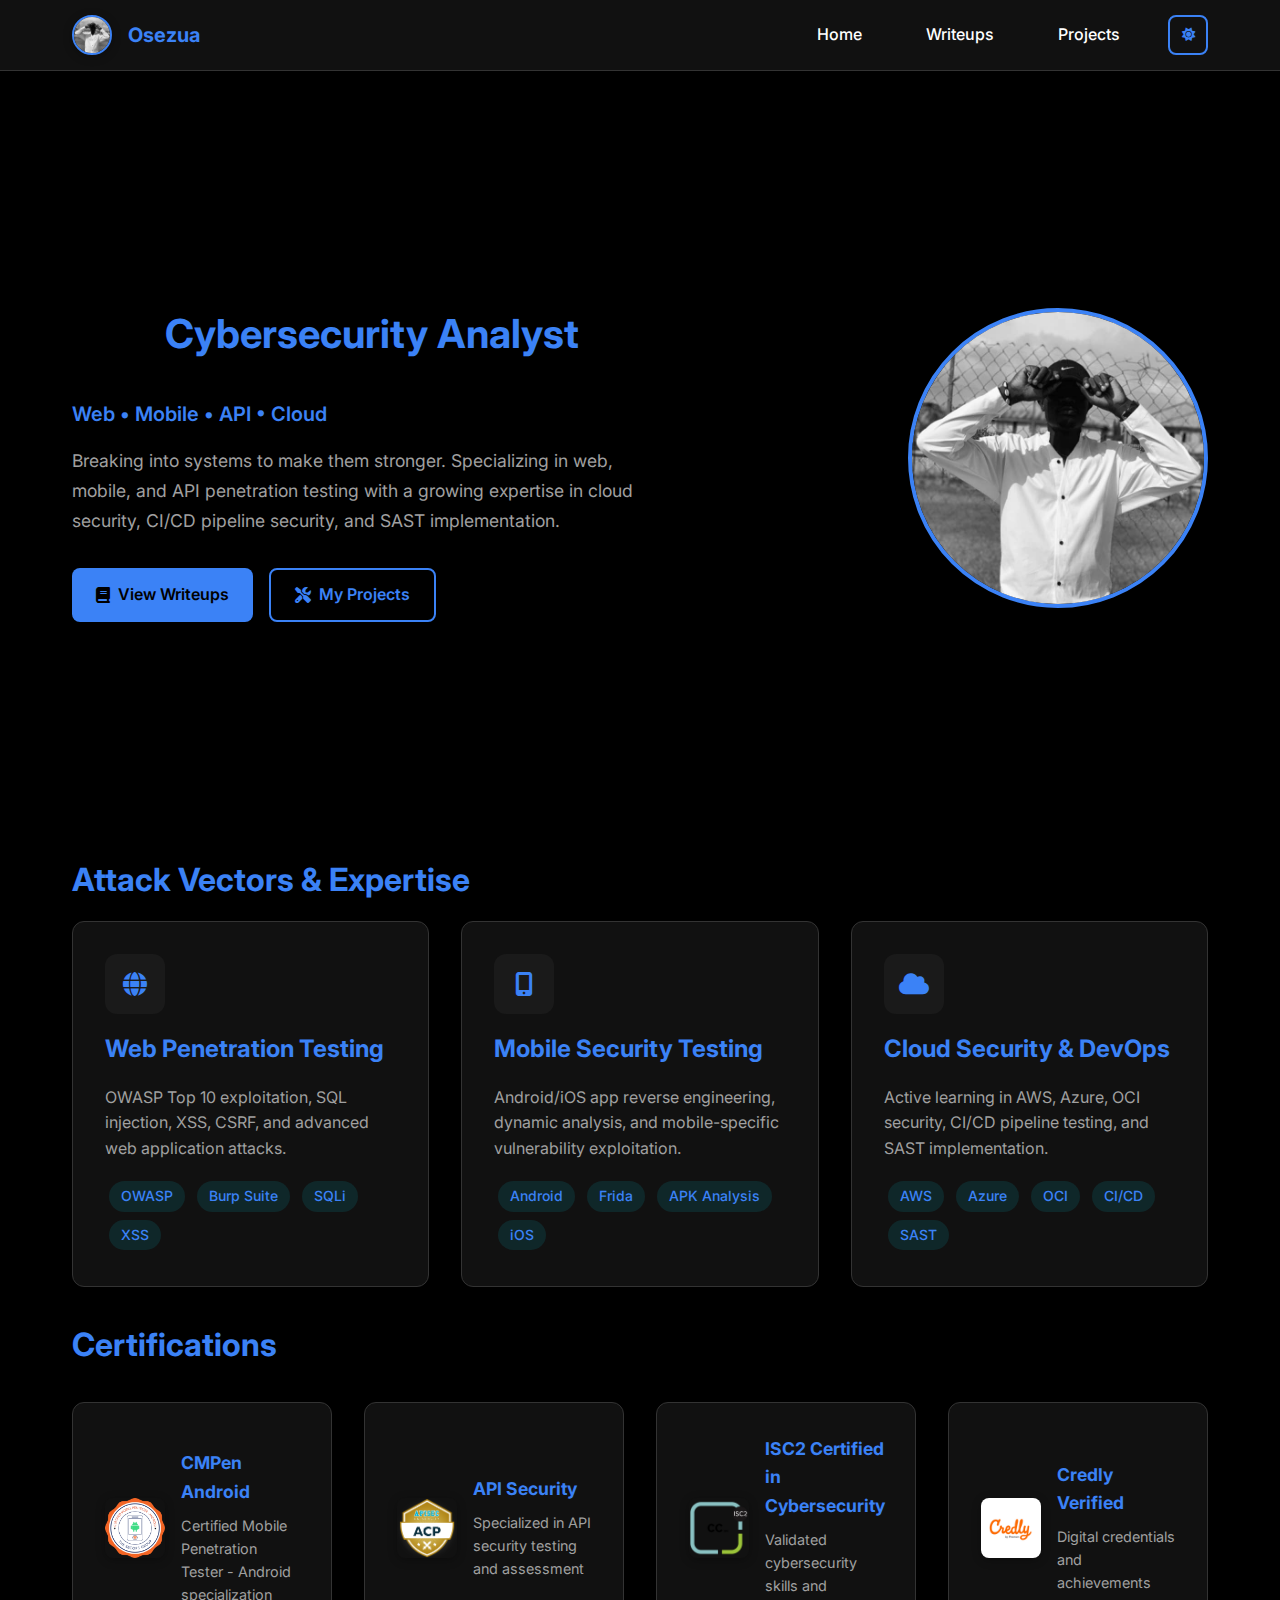
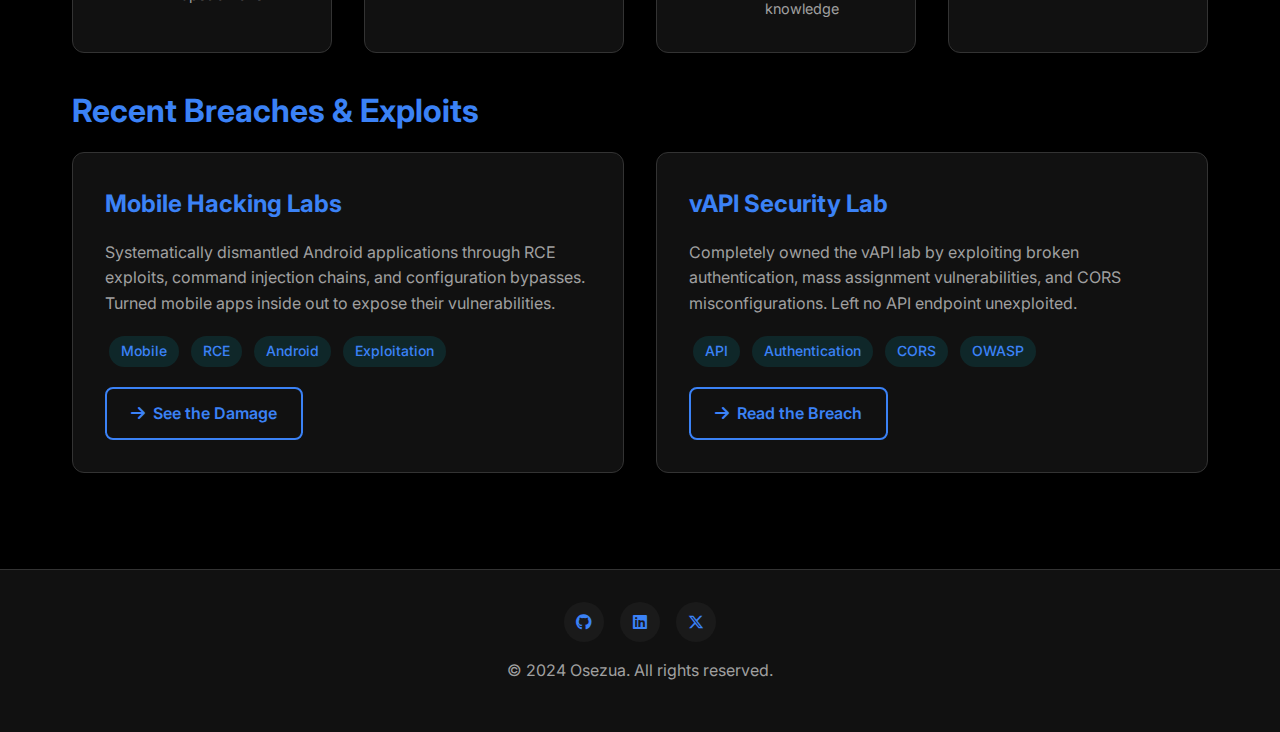
<file: index.html>
<!DOCTYPE html>
<html lang="en">
<head>
  <meta charset="UTF-8">
  <meta name="viewport" content="width=device-width, initial-scale=1.0">
  <title>Osezua | Cybersecurity Portfolio</title>
  <meta name="description" content="Cybersecurity professional specializing in penetration testing, vulnerability assessment, and security research.">
  
  <!-- Fonts -->
  <link rel="preconnect" href="https://fonts.googleapis.com">
  <link rel="preconnect" href="https://fonts.gstatic.com" crossorigin>
  <link href="https://fonts.googleapis.com/css2?family=Inter:wght@400;500;600;700&family=Fira+Code:wght@400;500&display=swap" rel="stylesheet">
  
  <!-- Icons -->
  <link rel="stylesheet" href="https://cdnjs.cloudflare.com/ajax/libs/font-awesome/6.4.2/css/all.min.css">
  
  <!-- Styles -->
  <link rel="stylesheet" href="global.css">
</head>
<body>


  <!-- Header -->
  <header class="header">
    <div class="header-content">
      <a href="index.html" class="logo">
        <img src="images/pp.jpeg" alt="Osezua">
        <span>Osezua</span>
      </a>
      
      <nav class="nav">
        <a href="index.html" class="nav-link">Home</a>
        <a href="writeups.html" class="nav-link">Writeups</a>
        <a href="projects.html" class="nav-link">Projects</a>
        <button class="theme-toggle" aria-label="Toggle theme">
          <i class="fas fa-moon"></i>
        </button>
      </nav>
      
      <div class="hamburger" aria-label="Menu">
        <span></span>
        <span></span>
        <span></span>
      </div>
    </div>
  </header>

  <!-- Mobile Menu -->
  <div class="mobile-menu">
    <nav class="mobile-nav">
      <a href="index.html" class="mobile-nav-link">Home</a>
      <a href="writeups.html" class="mobile-nav-link">Writeups</a>
      <a href="projects.html" class="mobile-nav-link">Projects</a>
    </nav>
  </div>

  <!-- Main Content -->
  <main class="main">
    <!-- Hero Section -->
    <section class="hero fade-in">
      <div class="hero-content">
        <h1>Cybersecurity Analyst</h1>
        <p class="hero-subtitle">
          Web • Mobile • API • Cloud
        </p>
        <p class="hero-description">
          Breaking into systems to make them stronger. Specializing in web, mobile, and API penetration testing with a growing expertise in cloud security, CI/CD pipeline security, and SAST implementation.
        </p>
        <div class="hero-actions">
          <a href="writeups.html" class="btn">
            <i class="fas fa-book"></i>
            View Writeups
          </a>
          <a href="projects.html" class="btn btn-secondary">
            <i class="fas fa-tools"></i>
            My Projects
          </a>
        </div>
      </div>
      
      <div class="hero-image">
        <img src="images/pp.jpeg" alt="Osezua" class="profile-image">
      </div>
    </section>

    <!-- Skills Section -->
    <section class="skills-section mt-4">
      <h2>Attack Vectors & Expertise</h2>
      <div class="grid grid-3">
        <div class="card">
          <div class="card-icon">
            <i class="fas fa-globe"></i>
          </div>
          <h3>Web Penetration Testing</h3>
          <p>OWASP Top 10 exploitation, SQL injection, XSS, CSRF, and advanced web application attacks.</p>
          <div class="tags">
            <span class="tag">OWASP</span>
            <span class="tag">Burp Suite</span>
            <span class="tag">SQLi</span>
            <span class="tag">XSS</span>
          </div>
        </div>
        
        <div class="card">
          <div class="card-icon">
            <i class="fas fa-mobile-alt"></i>
          </div>
          <h3>Mobile Security Testing</h3>
          <p>Android/iOS app reverse engineering, dynamic analysis, and mobile-specific vulnerability exploitation.</p>
          <div class="tags">
            <span class="tag">Android</span>
            <span class="tag">Frida</span>
            <span class="tag">APK Analysis</span>
            <span class="tag">iOS</span>
          </div>
        </div>
        
        <div class="card">
          <div class="card-icon">
            <i class="fas fa-cloud"></i>
          </div>
          <h3>Cloud Security & DevOps</h3>
          <p>Active learning in AWS, Azure, OCI security, CI/CD pipeline testing, and SAST implementation.</p>
          <div class="tags">
            <span class="tag">AWS</span>
            <span class="tag">Azure</span>
            <span class="tag">OCI</span>
            <span class="tag">CI/CD</span>
            <span class="tag">SAST</span>
          </div>
        </div>
      </div>
    </section>

    <!-- Certifications Section -->
    <section class="certifications-section mt-4">
      <h2>Certifications</h2>
      <div class="certifications-grid">
        <div class="certification-card">
          <img src="images/cert-stamp-cmpen-android.png" alt="CMPen Android" class="cert-logo">
          <div class="cert-info">
            <h3>CMPen Android</h3>
            <p>Certified Mobile Penetration Tester - Android specialization</p>
          </div>
        </div>
        
        <div class="certification-card">
          <img src="images/apisec.png" alt="API Security" class="cert-logo">
          <div class="cert-info">
            <h3>API Security</h3>
            <p>Specialized in API security testing and assessment</p>
          </div>
        </div>
        
        <div class="certification-card">
          <img src="images/cc.png" alt="ISC2 Certified in Cybersecurity" class="cert-logo">
          <div class="cert-info">
            <h3>ISC2 Certified in Cybersecurity</h3>
            <p>Validated cybersecurity skills and knowledge</p>
          </div>
        </div>
        
        <div class="certification-card">
          <img src="images/creadly.png" alt="Credly Badge" class="cert-logo">
          <div class="cert-info">
            <h3>Credly Verified</h3>
            <p>Digital credentials and achievements</p>
          </div>
        </div>
      </div>
    </section>

    <!-- Recent Work Section -->
    <section class="recent-work-section mt-4">
      <h2>Recent Breaches & Exploits</h2>
      <div class="grid grid-2">
        <div class="card">
          <h3>Mobile Hacking Labs</h3>
          <p>Systematically dismantled Android applications through RCE exploits, command injection chains, and configuration bypasses. Turned mobile apps inside out to expose their vulnerabilities.</p>
          <div class="tags">
            <span class="tag">Mobile</span>
            <span class="tag">RCE</span>
            <span class="tag">Android</span>
            <span class="tag">Exploitation</span>
          </div>
          <a href="writeups.html" class="btn btn-secondary mt-2">
            <i class="fas fa-arrow-right"></i>
            See the Damage
          </a>
        </div>
        
        <div class="card">
          <h3>vAPI Security Lab</h3>
          <p>Completely owned the vAPI lab by exploiting broken authentication, mass assignment vulnerabilities, and CORS misconfigurations. Left no API endpoint unexploited.</p>
          <div class="tags">
            <span class="tag">API</span>
            <span class="tag">Authentication</span>
            <span class="tag">CORS</span>
            <span class="tag">OWASP</span>
          </div>
          <a href="writeups/vAPI.html" class="btn btn-secondary mt-2">
            <i class="fas fa-arrow-right"></i>
            Read the Breach
          </a>
        </div>
      </div>
    </section>
  </main>

  <!-- Footer -->
  <footer class="footer">
    <div class="social-links">
      <a href="https://github.com/0s3zu4" target="_blank" class="social-link" title="GitHub">
        <i class="fab fa-github"></i>
      </a>
      <a href="https://www.linkedin.com/in/osezua-agboifoh/" target="_blank" class="social-link" title="LinkedIn">
        <i class="fab fa-linkedin"></i>
      </a>
      <a href="https://x.com/__zua" target="_blank" class="social-link" title="X (Twitter)">
        <i class="fab fa-x-twitter"></i>
      </a>
    </div>
    <p>&copy; 2024 Osezua. All rights reserved.</p>
  </footer>

  <!-- Scripts -->
  <script src="global.js"></script>
</body>
</html>
</file>
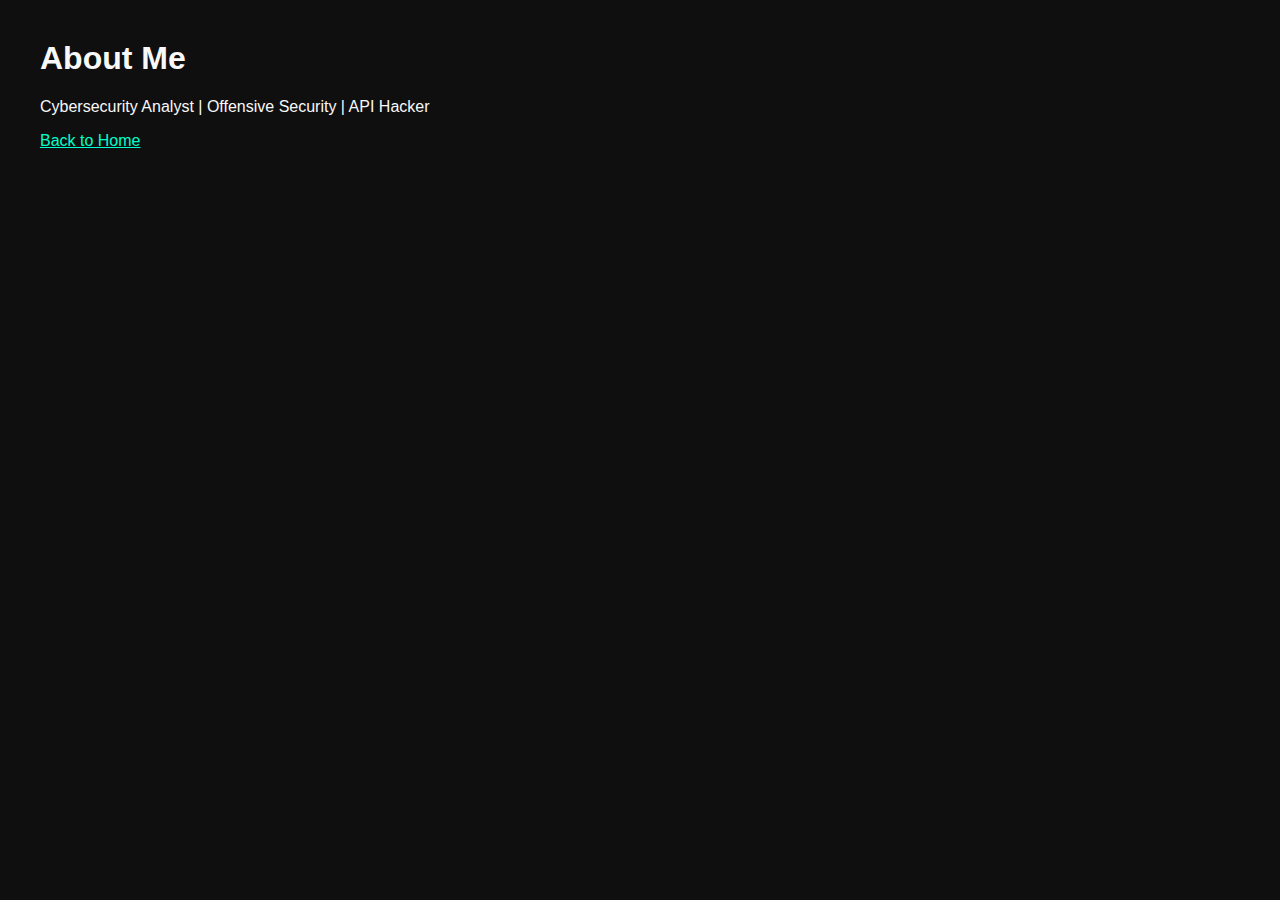
<file: about.html>
<!DOCTYPE html>
<html>
<head>
  <title>About Me - d3f4ult</title>
  <link rel="stylesheet" href="style.css">
</head>
<body>
  <h1>About Me</h1>
  <p>Cybersecurity Analyst | Offensive Security | API Hacker</p>
  <a href="index.html">Back to Home</a>
</body>
</html>
</file>
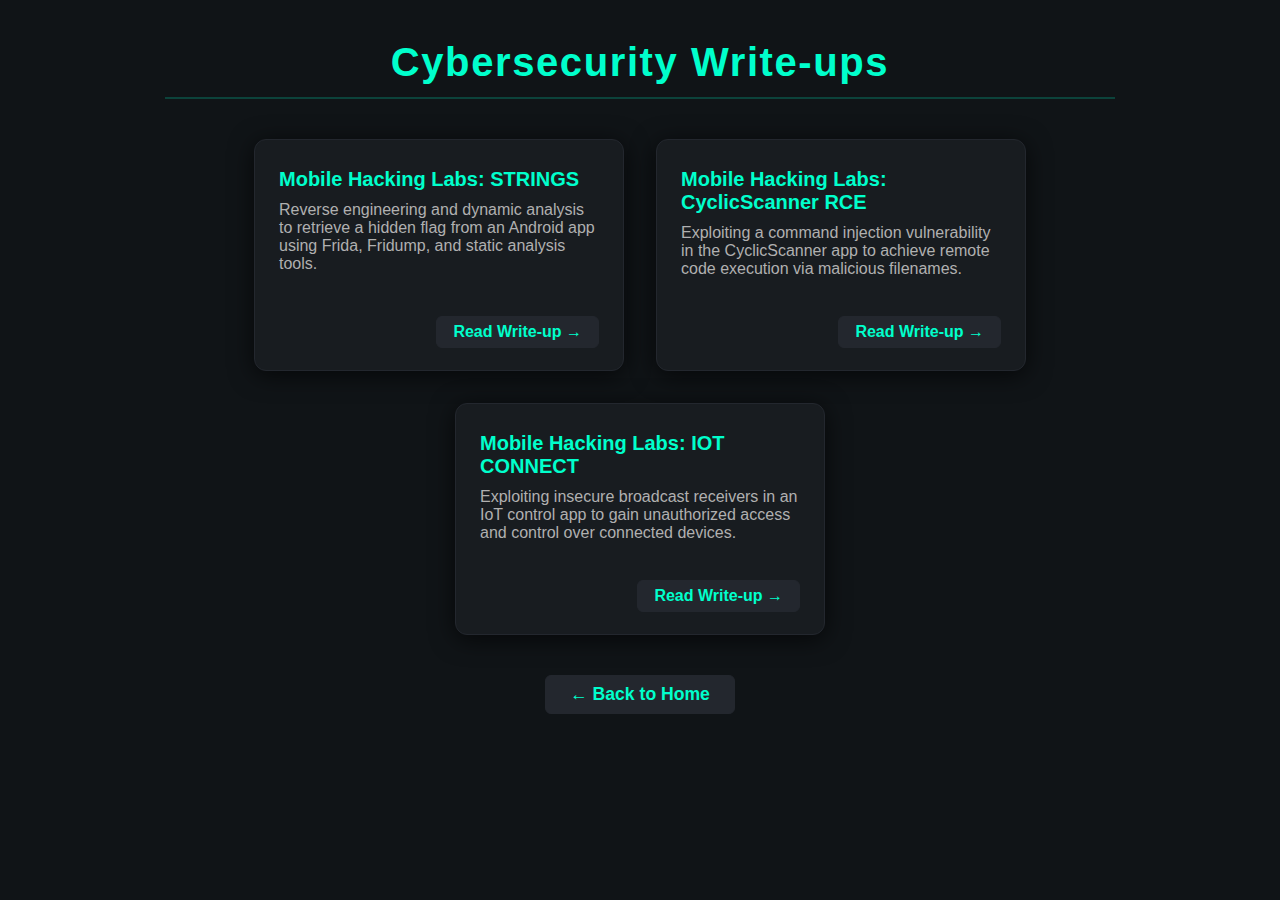
<file: writeups.html>
<!DOCTYPE html>
<html lang="en">
<head>
  <meta charset="UTF-8">
  <title>Write-ups | d3f4ult</title>
  <link rel="stylesheet" href="style.css">
  <style>
    body {
      background: #101417;
      color: #e0e0e0;
      font-family: 'Avenir Next', 'Avenir', 'Arial', sans-serif;
      margin: 0;
      padding: 0;
    }
    .container {
      max-width: 950px;
      margin: 40px auto;
      padding: 0 16px;
    }
    h1 {
      color: #00ffcc;
      font-size: 2.5em;
      margin-bottom: 0.5em;
      text-align: center;
      letter-spacing: 0.04em;
      border-bottom: 2px solid #00ffcc33;
      padding-bottom: 0.3em;
    }
    .writeup-list {
      display: flex;
      flex-wrap: wrap;
      gap: 32px;
      justify-content: center;
      margin-top: 40px;
    }
    .writeup-card {
      background: #181c20;
      border-radius: 12px;
      box-shadow: 0 4px 24px #000a;
      padding: 28px 24px 22px 24px;
      width: 320px;
      min-height: 180px;
      display: flex;
      flex-direction: column;
      justify-content: space-between;
      transition: transform 0.15s, box-shadow 0.15s;
      border: 1.5px solid #23272e;
    }
    .writeup-card:hover {
      transform: translateY(-6px) scale(1.03);
      box-shadow: 0 8px 32px #00ffcc33;
      border-color: #00ffcc;
    }
    .writeup-title {
      color: #00ffcc;
      font-size: 1.25em;
      font-weight: bold;
      margin-bottom: 0.5em;
      text-decoration: none;
      transition: color 0.15s;
    }
    .writeup-card:hover .writeup-title {
      color: #1abc9c;
    }
    .writeup-desc {
      color: #b0b0b0;
      font-size: 1em;
      margin-bottom: 1.2em;
      min-height: 60px;
    }
    .writeup-link {
      margin-top: auto;
      align-self: flex-end;
      color: #00ffcc;
      text-decoration: none;
      font-weight: bold;
      font-size: 1em;
      border-radius: 6px;
      padding: 6px 16px;
      background: #23272e;
      transition: background 0.15s, color 0.15s;
      border: 1px solid #23272e;
    }
    .writeup-link:hover {
      background: #00ffcc;
      color: #181c20;
      border-color: #00ffcc;
    }
    @media (max-width: 700px) {
      .writeup-list {
        flex-direction: column;
        gap: 20px;
        align-items: center;
      }
      .writeup-card {
        width: 98%;
        min-width: unset;
      }
    }
    .back-home {
      display: block;
      margin: 40px auto 0 auto;
      text-align: center;
      color: #00ffcc;
      font-weight: bold;
      text-decoration: none;
      font-size: 1.1em;
      border-radius: 6px;
      padding: 8px 24px;
      background: #23272e;
      width: fit-content;
      transition: background 0.15s, color 0.15s;
      border: 1px solid #23272e;
    }
    .back-home:hover {
      background: #00ffcc;
      color: #181c20;
      border-color: #00ffcc;
    }
  </style>
</head>
<body>
  <div class="container">
    <h1>Cybersecurity Write-ups</h1>
    <div class="writeup-list">
      <div class="writeup-card">
        <a class="writeup-title" href="writeups/MHL_Strings.html">Mobile Hacking Labs: STRINGS</a>
        <div class="writeup-desc">
          Reverse engineering and dynamic analysis to retrieve a hidden flag from an Android app using Frida, Fridump, and static analysis tools.
        </div>
        <a class="writeup-link" href="writeups/MHL_Strings.html">Read Write-up →</a>
      </div>
      <div class="writeup-card">
        <a class="writeup-title" href="writeups/MHL_Cyclicscanner.html">Mobile Hacking Labs: CyclicScanner RCE</a>
        <div class="writeup-desc">
          Exploiting a command injection vulnerability in the CyclicScanner app to achieve remote code execution via malicious filenames.
        </div>
        <a class="writeup-link" href="writeups/MHL_Cyclicscanner.html">Read Write-up →</a>
      </div>
      <div class="writeup-card">
        <a class="writeup-title" href="writeups/MHL_IOTConnect.html">Mobile Hacking Labs: IOT CONNECT</a>
        <div class="writeup-desc">
          Exploiting insecure broadcast receivers in an IoT control app to gain unauthorized access and control over connected devices.
        </div>
        <a class="writeup-link" href="writeups/MHL_IOTConnect.html">Read Write-up →</a>
      </div>
      <!-- Add more write-up cards here as you create them -->
    </div>
    <a class="back-home" href="index.html">← Back to Home</a>
  </div>
</body>
</html>
</file>
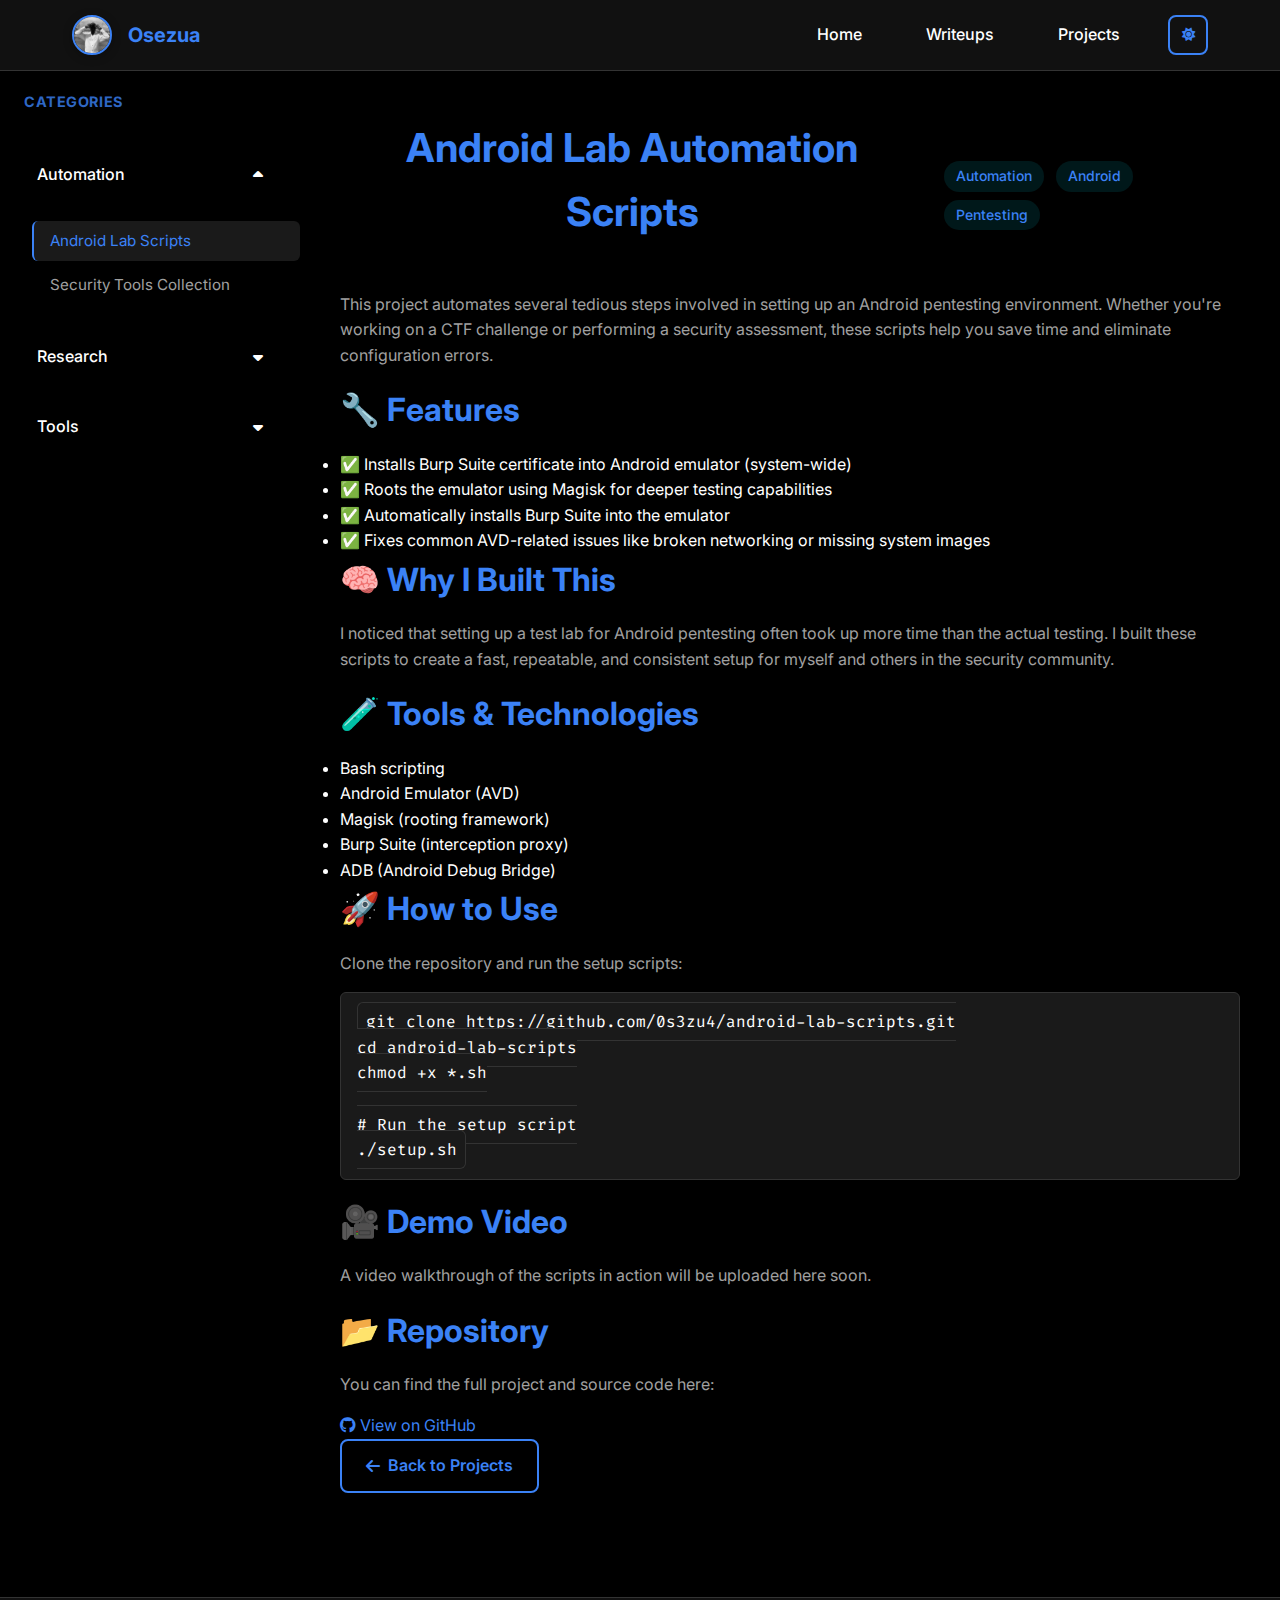
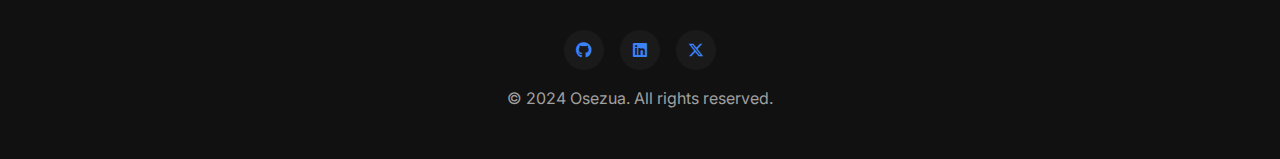
<file: Projects/android-lab-scripts.html>
<!DOCTYPE html>
<html lang="en">
<head>
  <meta charset="UTF-8">
  <meta name="viewport" content="width=device-width, initial-scale=1.0">
  <title>Android Lab Scripts | Osezua</title>
  <meta name="description" content="Automation scripts for setting up Android pentesting environment with Burp Suite, Magisk, and AVD configuration">
  
  <!-- Fonts -->
  <link rel="preconnect" href="https://fonts.googleapis.com">
  <link rel="preconnect" href="https://fonts.gstatic.com" crossorigin>
  <link href="https://fonts.googleapis.com/css2?family=Inter:wght@400;500;600;700&family=Fira+Code:wght@400;500&display=swap" rel="stylesheet">
  
  <!-- Icons -->
  <link rel="stylesheet" href="https://cdnjs.cloudflare.com/ajax/libs/font-awesome/6.4.2/css/all.min.css">
  
  <!-- Styles -->
  <link rel="stylesheet" href="../global.css">
</head>
<body>

  <!-- Header -->
  <header class="header">
    <div class="header-content">
      <a href="../index.html" class="logo">
        <img src="../images/pp.jpeg" alt="Osezua">
        <span>Osezua</span>
      </a>
      
      <nav class="nav">
        <a href="../index.html" class="nav-link">Home</a>
        <a href="../writeups.html" class="nav-link">Writeups</a>
        <a href="../projects.html" class="nav-link">Projects</a>
        <button class="theme-toggle" aria-label="Toggle theme">
          <i class="fas fa-moon"></i>
        </button>
      </nav>
      
      <div class="hamburger" aria-label="Menu">
        <span></span>
        <span></span>
        <span></span>
      </div>
    </div>
  </header>

  <!-- Mobile Menu -->
  <div class="mobile-menu">
    <nav class="mobile-nav">
      <a href="../index.html" class="mobile-nav-link">Home</a>
      <a href="../writeups.html" class="mobile-nav-link">Writeups</a>
      <a href="../projects.html" class="mobile-nav-link">Projects</a>
    </nav>
  </div>

  <!-- Mobile Side Panel Toggle -->
  <button class="side-panel-toggle" aria-label="Toggle categories">
    <i class="fas fa-bars"></i>
  </button>

  <!-- Side Panel Overlay -->
  <div class="side-panel-overlay"></div>

  <!-- Side Panel -->
  <aside class="side-panel">
    <div class="side-panel-title">Categories</div>
    <div class="side-panel-link" data-panel="automation">Automation <i class="fas fa-caret-down"></i></div>
    <div class="side-panel-dropdown" id="panel-automation">
      <a href="android-lab-scripts.html">Android Lab Scripts</a>
      <a href="#">Security Tools Collection</a>
    </div>
    <div class="side-panel-link" data-panel="research">Research <i class="fas fa-caret-down"></i></div>
    <div class="side-panel-dropdown" id="panel-research">
      <a href="../writeups.html">Vulnerability Research</a>
      <a href="#">Security Assessment Framework</a>
    </div>
    <div class="side-panel-link" data-panel="tools">Tools <i class="fas fa-caret-down"></i></div>
    <div class="side-panel-dropdown" id="panel-tools">
      <a href="#">Custom Security Tools</a>
      <a href="#">Penetration Testing Tools</a>
    </div>
  </aside>

  <!-- Main Content -->
  <main class="main projects-main">
    <div class="project-detail">
      <div class="project-header">
        <h1>Android Lab Automation Scripts</h1>
        <div class="project-meta">
          <span class="tag">Automation</span>
          <span class="tag">Android</span>
          <span class="tag">Pentesting</span>
        </div>
      </div>

      <div class="project-content">
        <p>
          This project automates several tedious steps involved in setting up an Android pentesting environment. 
          Whether you're working on a CTF challenge or performing a security assessment, these scripts help you save time and eliminate configuration errors.
        </p>

        <h2>🔧 Features</h2>
        <ul>
          <li>✅ Installs Burp Suite certificate into Android emulator (system-wide)</li>
          <li>✅ Roots the emulator using Magisk for deeper testing capabilities</li>
          <li>✅ Automatically installs Burp Suite into the emulator</li>
          <li>✅ Fixes common AVD-related issues like broken networking or missing system images</li>
        </ul>

        <h2>🧠 Why I Built This</h2>
        <p>
          I noticed that setting up a test lab for Android pentesting often took up more time than the actual testing.
          I built these scripts to create a fast, repeatable, and consistent setup for myself and others in the security community.
        </p>

        <h2>🧪 Tools & Technologies</h2>
        <ul>
          <li>Bash scripting</li>
          <li>Android Emulator (AVD)</li>
          <li>Magisk (rooting framework)</li>
          <li>Burp Suite (interception proxy)</li>
          <li>ADB (Android Debug Bridge)</li>
        </ul>

        <h2>🚀 How to Use</h2>
        <p>Clone the repository and run the setup scripts:</p>
        <pre><code>git clone https://github.com/0s3zu4/android-lab-scripts.git
cd android-lab-scripts
chmod +x *.sh

# Run the setup script
./setup.sh</code></pre>

        <h2>🎥 Demo Video</h2>
        <p>A video walkthrough of the scripts in action will be uploaded here soon.</p>
        <!-- Uncomment when ready -->
        <!-- <iframe width="560" height="315" src="https://www.youtube.com/embed/YOUR_VIDEO_ID" frameborder="0" allowfullscreen></iframe> -->

        <h2>📂 Repository</h2>
        <p>You can find the full project and source code here:</p>
        <a href="https://github.com/0s3zu4/android-lab-scripts" target="_blank" rel="noopener" class="project-link">
          <i class="fab fa-github"></i>
          View on GitHub
        </a>
      </div>

      <div class="project-navigation">
        <a href="../projects.html" class="btn btn-secondary">
          <i class="fas fa-arrow-left"></i>
          Back to Projects
        </a>
      </div>
    </div>
  </main>

  <!-- Footer -->
  <footer class="footer">
    <div class="social-links">
      <a href="https://github.com/0s3zu4" target="_blank" class="social-link" title="GitHub">
        <i class="fab fa-github"></i>
      </a>
      <a href="https://www.linkedin.com/in/osezua-agboifoh/" target="_blank" class="social-link" title="LinkedIn">
        <i class="fab fa-linkedin"></i>
      </a>
      <a href="https://x.com/__zua" target="_blank" class="social-link" title="X (Twitter)">
        <i class="fab fa-x-twitter"></i>
      </a>
    </div>
    <p>&copy; 2024 Osezua. All rights reserved.</p>
  </footer>

  <!-- Scripts -->
  <script src="../global.js"></script>
  <script>
    // Side Panel Dropdowns for Projects Page
    document.addEventListener('DOMContentLoaded', () => {
      const sidePanelLinks = document.querySelectorAll('.side-panel-link');
      const sidePanelToggle = document.querySelector('.side-panel-toggle');
      const sidePanel = document.querySelector('.side-panel');
      const sidePanelOverlay = document.querySelector('.side-panel-overlay');
      
      // Mobile side panel toggle
      if (sidePanelToggle && sidePanel && sidePanelOverlay) {
        sidePanelToggle.addEventListener('click', () => {
          sidePanel.classList.toggle('active');
          sidePanelOverlay.classList.toggle('active');
          sidePanelToggle.classList.toggle('active');
        });
        
        // Close side panel when clicking overlay
        sidePanelOverlay.addEventListener('click', () => {
          sidePanel.classList.remove('active');
          sidePanelOverlay.classList.remove('active');
          sidePanelToggle.classList.remove('active');
        });
      }
      
      sidePanelLinks.forEach(link => {
        link.addEventListener('click', function(e) {
          e.preventDefault();
          
          // Close other open dropdowns
          sidePanelLinks.forEach(l => {
            if (l !== link) {
              l.classList.remove('open');
            }
          });
          
          // Toggle current dropdown
          link.classList.toggle('open');
        });
      });

      // Close dropdowns when clicking outside
      document.addEventListener('click', (e) => {
        if (!e.target.closest('.side-panel')) {
          sidePanelLinks.forEach(link => {
            link.classList.remove('open');
          });
        }
      });

      // Highlight current project in side panel
      const currentPath = window.location.pathname;
      const sidePanelDropdownLinks = document.querySelectorAll('.side-panel-dropdown a');
      
      sidePanelDropdownLinks.forEach(link => {
        const href = link.getAttribute('href');
        if (href && currentPath.includes(href)) {
          link.classList.add('active');
          // Open the parent dropdown
          const parentLink = link.closest('.side-panel-dropdown').previousElementSibling;
          if (parentLink) {
            parentLink.classList.add('open');
          }
        }
      });
    });
  </script>
</body>
</html>
</file>
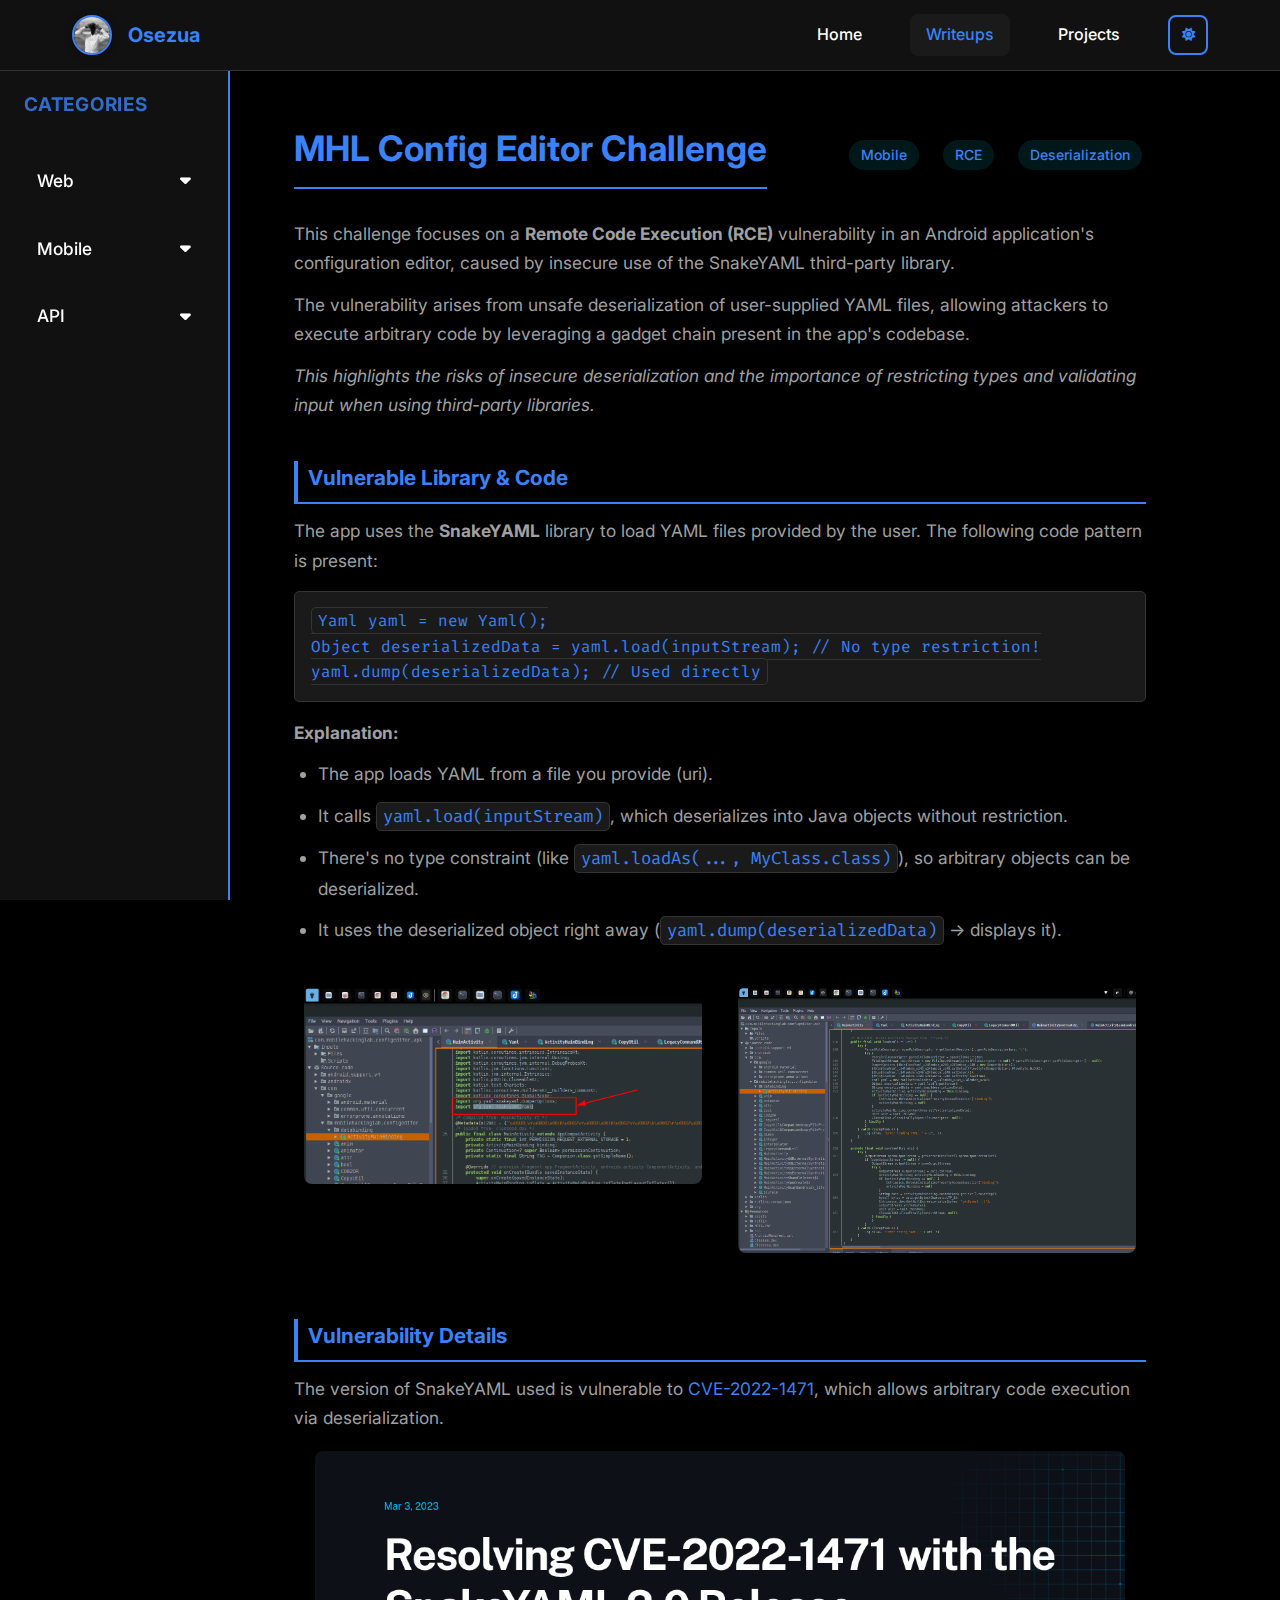
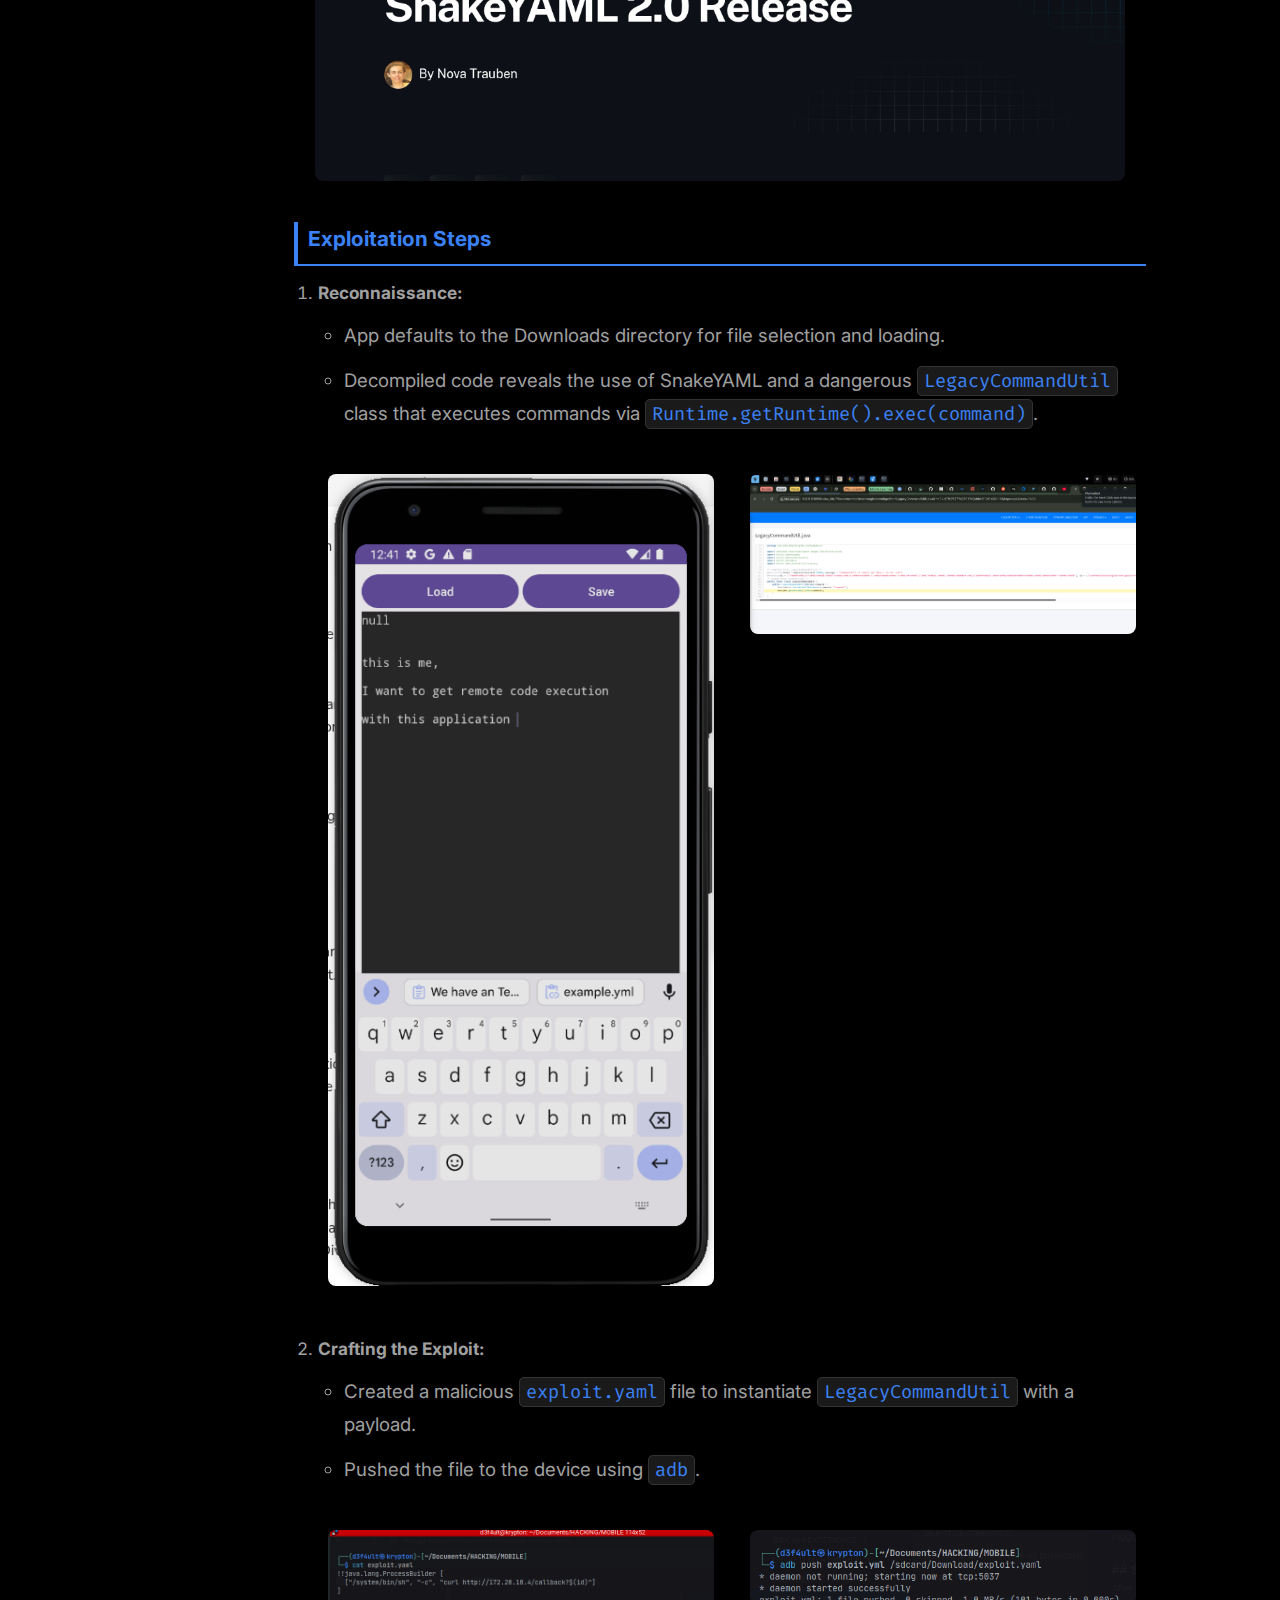
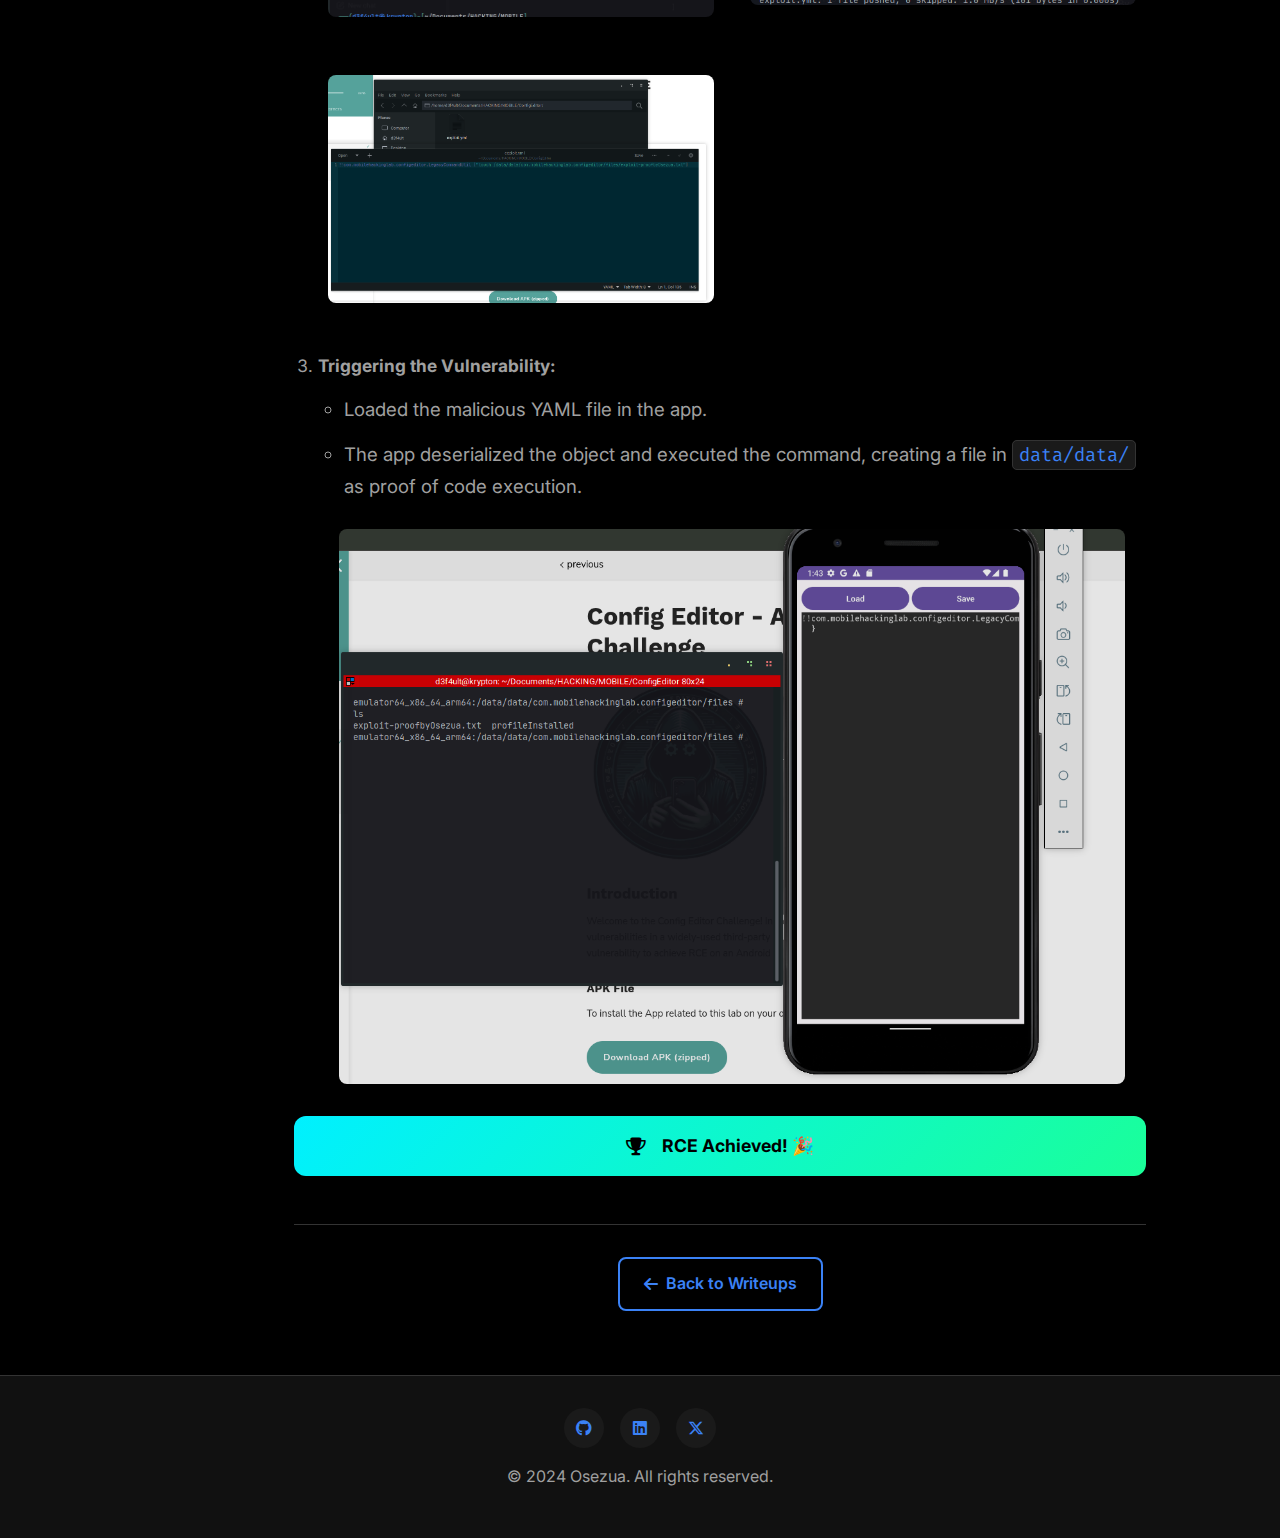
<file: writeups/HACKING LABS-CONFIG EDITOR.html>
<!DOCTYPE html>
<html lang="en">
<head>
  <meta charset="UTF-8">
  <meta name="viewport" content="width=device-width, initial-scale=1.0">
  <title>MHL Config Editor Challenge | Osezua</title>
  <meta name="description" content="Analysis of SnakeYAML deserialization vulnerability in Android configuration editor">
  
  <!-- Fonts -->
  <link rel="preconnect" href="https://fonts.googleapis.com">
  <link rel="preconnect" href="https://fonts.gstatic.com" crossorigin>
  <link href="https://fonts.googleapis.com/css2?family=Inter:wght@400;500;600;700&family=Fira+Code:wght@400;500&display=swap" rel="stylesheet">
  
  <!-- Icons -->
  <link rel="stylesheet" href="https://cdnjs.cloudflare.com/ajax/libs/font-awesome/6.4.2/css/all.min.css">
  
  <!-- Styles -->
  <link rel="stylesheet" href="../global.css">
  <link rel="stylesheet" href="writeups-theme.css">
</head>
<body>


  <!-- Header -->
  <header class="header">
    <div class="header-content">
      <a href="../index.html" class="logo">
        <img src="../images/pp.jpeg" alt="Osezua">
        <span>Osezua</span>
      </a>
      
      <nav class="nav">
        <a href="../index.html" class="nav-link">Home</a>
        <a href="../writeups.html" class="nav-link">Writeups</a>
        <a href="../projects.html" class="nav-link">Projects</a>
        <button class="theme-toggle" aria-label="Toggle theme">
          <i class="fas fa-moon"></i>
        </button>
      </nav>
      
      <div class="hamburger" aria-label="Menu">
        <span></span>
        <span></span>
        <span></span>
      </div>
    </div>
  </header>

  <!-- Mobile Menu -->
  <div class="mobile-menu">
    <nav class="mobile-nav">
      <a href="../index.html" class="mobile-nav-link">Home</a>
      <a href="../writeups.html" class="mobile-nav-link">Writeups</a>
      <a href="../projects.html" class="mobile-nav-link">Projects</a>
    </nav>
  </div>

  <!-- Side Panel -->
  <aside class="side-panel">
    <div class="side-panel-title">Categories</div>
    <div class="side-panel-link" data-panel="web">Web <i class="fas fa-caret-down"></i></div>
    <div class="side-panel-dropdown" id="panel-web">
      <a href="../writeups.html#web-sqli">SQL Injection in Login Portal</a>
      <a href="../writeups.html#web-xss">XSS in Feedback Form</a>
    </div>
    <div class="side-panel-link" data-panel="mobile">Mobile <i class="fas fa-caret-down"></i></div>
    <div class="side-panel-dropdown" id="panel-mobile">
      <a href="./SETTING UP ANDROID HACKING ENVIRONMENT.html">SETTING UP ANDROID HACKING ENVIRONMENT</a>
      <a href="./MHL_Cyclicscanner.html">MHL CyclicScanner</a>
      <a href="./MHL_IOTConnect.html">MHL IOT Connect</a>
      <a href="./MHL_Strings.html">MHL Strings</a>
      <a href="./HACKING LABS-CONFIG EDITOR.html">Config Editor</a>
    </div>
    <div class="side-panel-link" data-panel="api">API <i class="fas fa-caret-down"></i></div>
    <div class="side-panel-dropdown" id="panel-api">
      <a href="./vAPI.html">vAPI Walkthrough</a>
    </div>
  </aside>

  <!-- Main Content -->
  <main class="writeup-plain">
    <div class="writeup-header">
      <h1>MHL Config Editor Challenge</h1>
      <div class="writeup-meta">
        <span class="tag">Mobile</span>
        <span class="tag">RCE</span>
        <span class="tag">Deserialization</span>
      </div>
    </div>

    <div class="writeup-content">
      <p>
        This challenge focuses on a <strong>Remote Code Execution (RCE)</strong> vulnerability 
        in an Android application's configuration editor, caused by insecure use of the SnakeYAML third-party library.
      </p>
      
      <p>
        The vulnerability arises from unsafe deserialization of user-supplied YAML files, allowing attackers to execute arbitrary code by leveraging a gadget chain present in the app's codebase.
      </p>
      
      <p>
        <em>This highlights the risks of insecure deserialization and the importance of restricting types and validating input when using third-party libraries.</em>
      </p>

      <h2>Vulnerable Library & Code</h2>
      <p>
        The app uses the <strong>SnakeYAML</strong> library to load YAML files provided by the user. The following code pattern is present:
      </p>
      
      <pre><code>Yaml yaml = new Yaml();
Object deserializedData = yaml.load(inputStream); // No type restriction!
yaml.dump(deserializedData); // Used directly</code></pre>
      
      <p>
        <strong>Explanation:</strong><br>
        <ul>
          <li>The app loads YAML from a file you provide (uri).</li>
          <li>It calls <code>yaml.load(inputStream)</code>, which deserializes into Java objects without restriction.</li>
          <li>There's no type constraint (like <code>yaml.loadAs(..., MyClass.class)</code>), so arbitrary objects can be deserialized.</li>
          <li>It uses the deserialized object right away (<code>yaml.dump(deserializedData)</code> → displays it).</li>
        </ul>
      </p>
      
      <div class="image-gallery">
        <img src="./config_resources/e675b3d4b496438bb2ecabd992090415.png" alt="SnakeYAML library in decompiled code">
        <img src="./config_resources/bcc4541d4520472ea030c74285a1d2a5.png" alt="loadYaml method in code">
      </div>

      <h2>Vulnerability Details</h2>
      <p>
        The version of SnakeYAML used is vulnerable to <a href="https://www.veracode.com/blog/resolving-cve-2022-1471-snakeyaml-20-release-0/" target="_blank">CVE-2022-1471</a>, which allows arbitrary code execution via deserialization.
      </p>
      
      <img src="./config_resources/snakereferecne.png" alt="CVE-2022-1471 reference">

      <h2>Exploitation Steps</h2>
      <ol>
        <li>
          <strong>Reconnaissance:</strong>
          <ul>
            <li>App defaults to the Downloads directory for file selection and loading.</li>
            <li>Decompiled code reveals the use of SnakeYAML and a dangerous <code>LegacyCommandUtil</code> class that executes commands via <code>Runtime.getRuntime().exec(command)</code>.</li>
          </ul>
          <div class="image-gallery">
            <img src="./config_resources/8f18b9df0d7046419c395d0c7f466202.png" alt="App file selection">
            <img src="./config_resources/b5506237de3f4ecf8ad7b98296fa9f1e.png" alt="LegacyCommandUtil class">
          </div>
        </li>
        
        <li>
          <strong>Crafting the Exploit:</strong>
          <ul>
            <li>Created a malicious <code>exploit.yaml</code> file to instantiate <code>LegacyCommandUtil</code> with a payload.</li>
            <li>Pushed the file to the device using <code>adb</code>.</li>
          </ul>
          <div class="image-gallery">
            <img src="./config_resources/8de027f142d14d2e80644e468c7cca4d.png" alt="Crafted exploit.yaml">
            <img src="./config_resources/27897be8b59b45928d4320a1e5997fe0.png" alt="Pushed exploit to device">
            <img src="./config_resources/29605f2c02244c2fa6f339b33f4e4b2e.png" alt="Updated exploit for command execution">
          </div>
        </li>
        
        <li>
          <strong>Triggering the Vulnerability:</strong>
          <ul>
            <li>Loaded the malicious YAML file in the app.</li>
            <li>The app deserialized the object and executed the command, creating a file in <code>data/data/</code> as proof of code execution.</li>
          </ul>
          <img src="./config_resources/24ebed8801b54b11a91277a10217ccf4.png" alt="Proof of exploitation">
        </li>
      </ol>

      <div class="success-banner">
        <i class="fas fa-trophy"></i>
        <span>RCE Achieved! 🎉</span>
      </div>
    </div>

    <div class="writeup-navigation">
      <a href="../writeups.html" class="btn btn-secondary">
        <i class="fas fa-arrow-left"></i>
        Back to Writeups
      </a>
    </div>
  </main>

  <!-- Footer -->
  <footer class="footer">
    <div class="social-links">
      <a href="https://github.com/0s3zu4" target="_blank" class="social-link" title="GitHub">
        <i class="fab fa-github"></i>
      </a>
      <a href="https://www.linkedin.com/in/osezua-agboifoh/" target="_blank" class="social-link" title="LinkedIn">
        <i class="fab fa-linkedin"></i>
      </a>
      <a href="https://x.com/__zua" target="_blank" class="social-link" title="X (Twitter)">
        <i class="fab fa-x-twitter"></i>
      </a>
    </div>
    <p>&copy; 2024 Osezua. All rights reserved.</p>
  </footer>

  <!-- Scripts -->
  <script src="../global.js"></script>
  <script src="writeups-theme.js"></script>
</body>
</html>
</file>
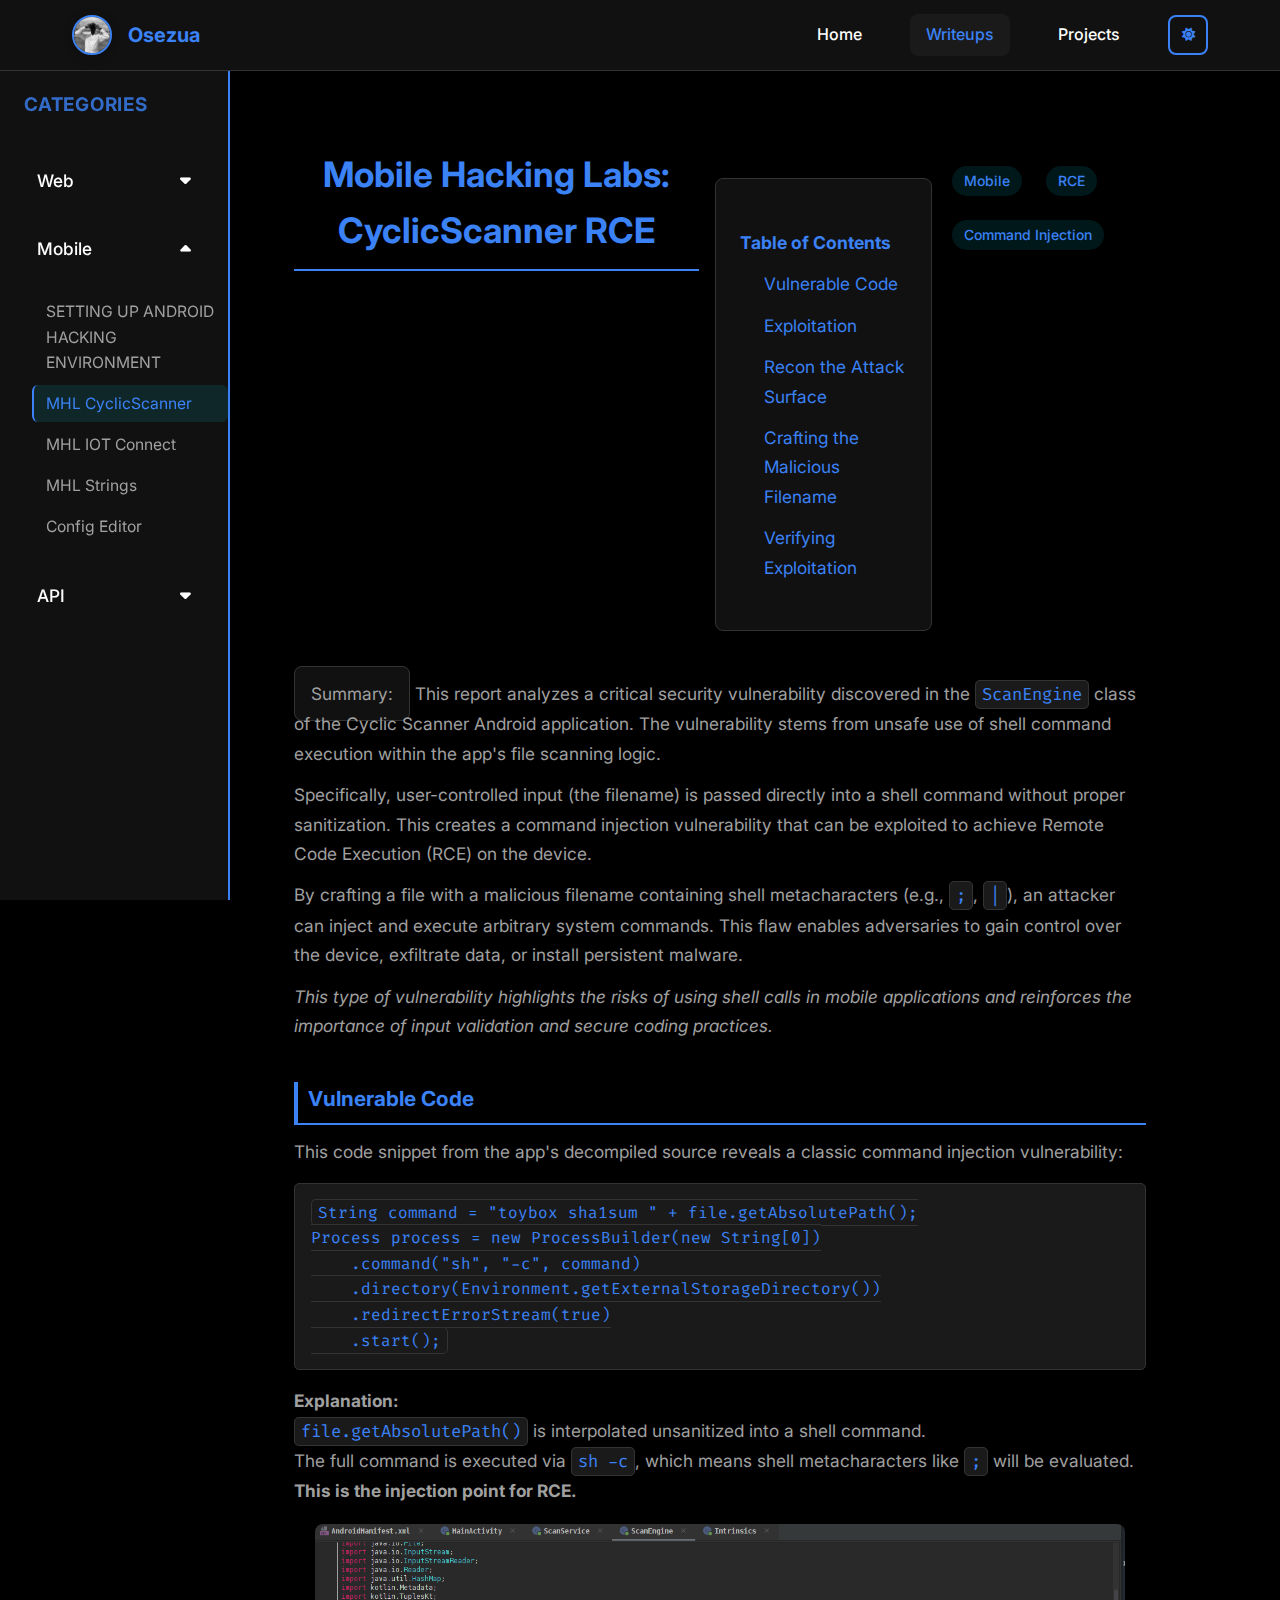
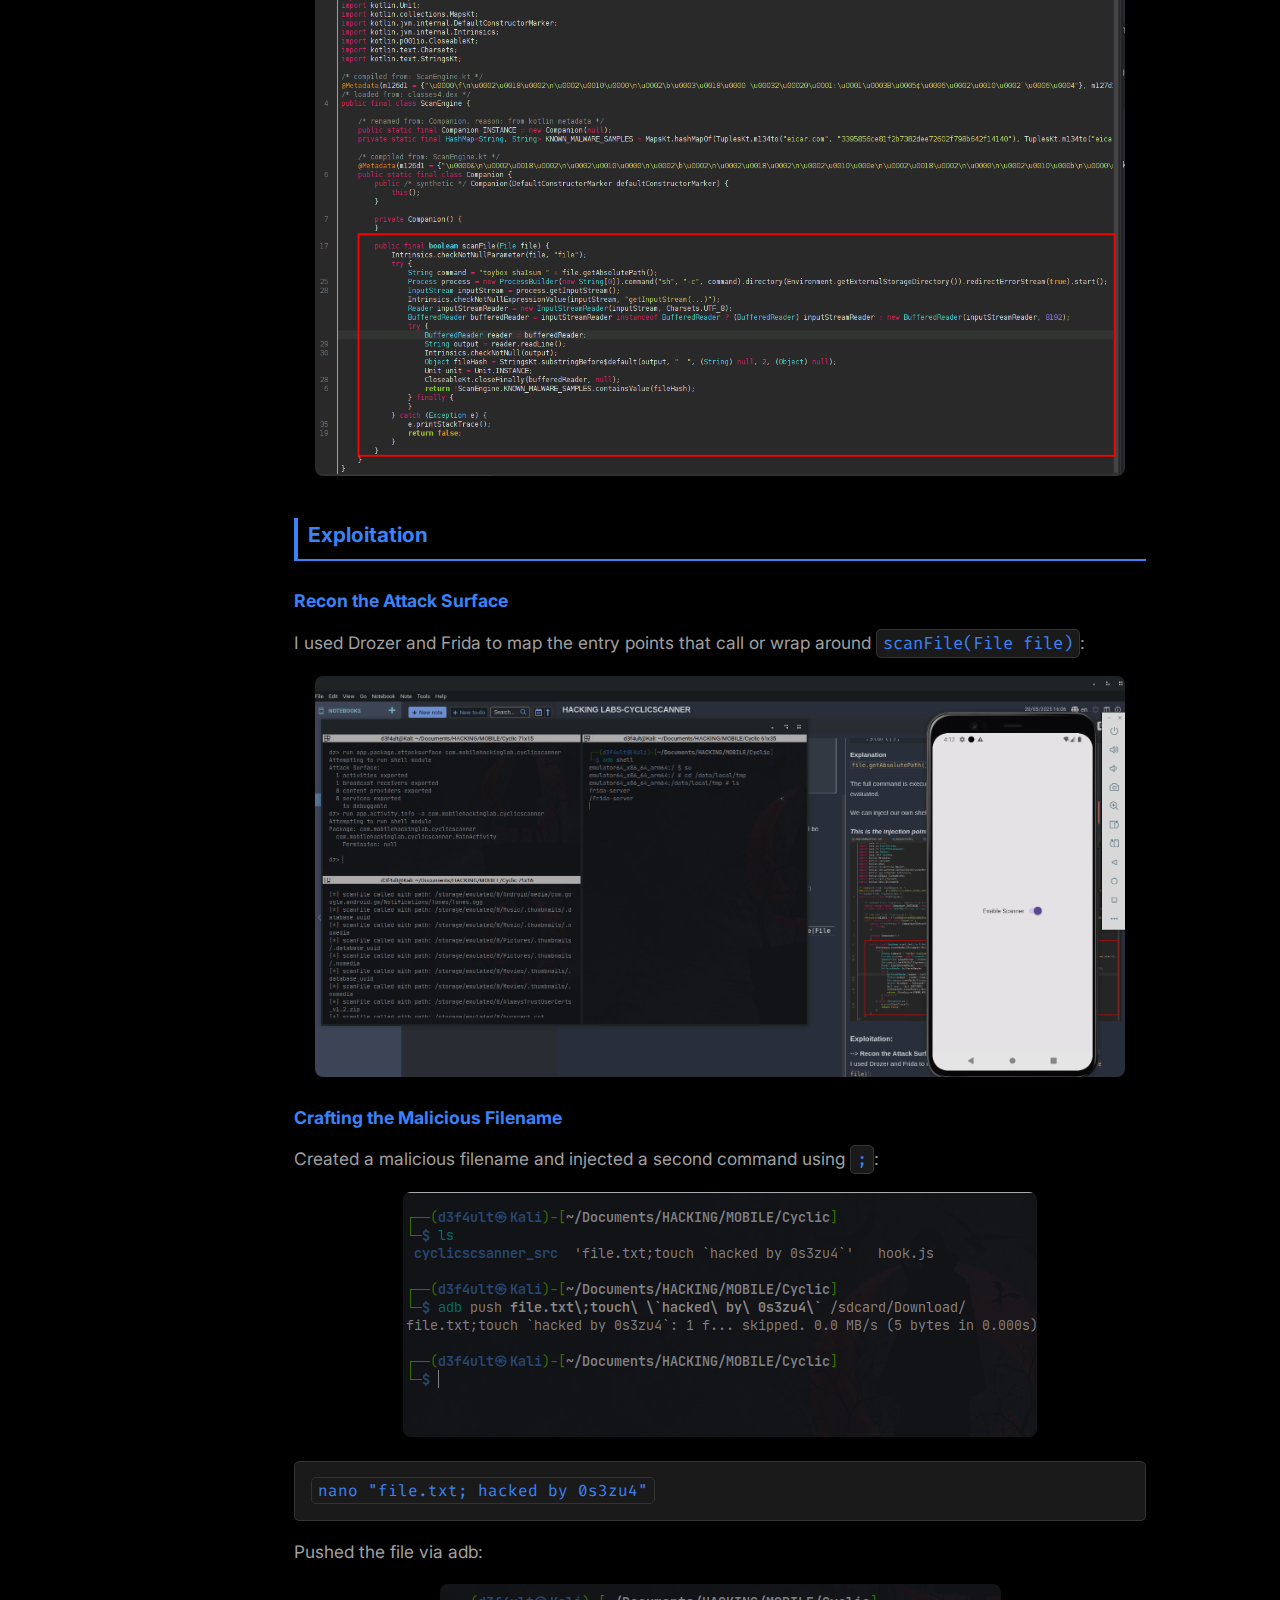
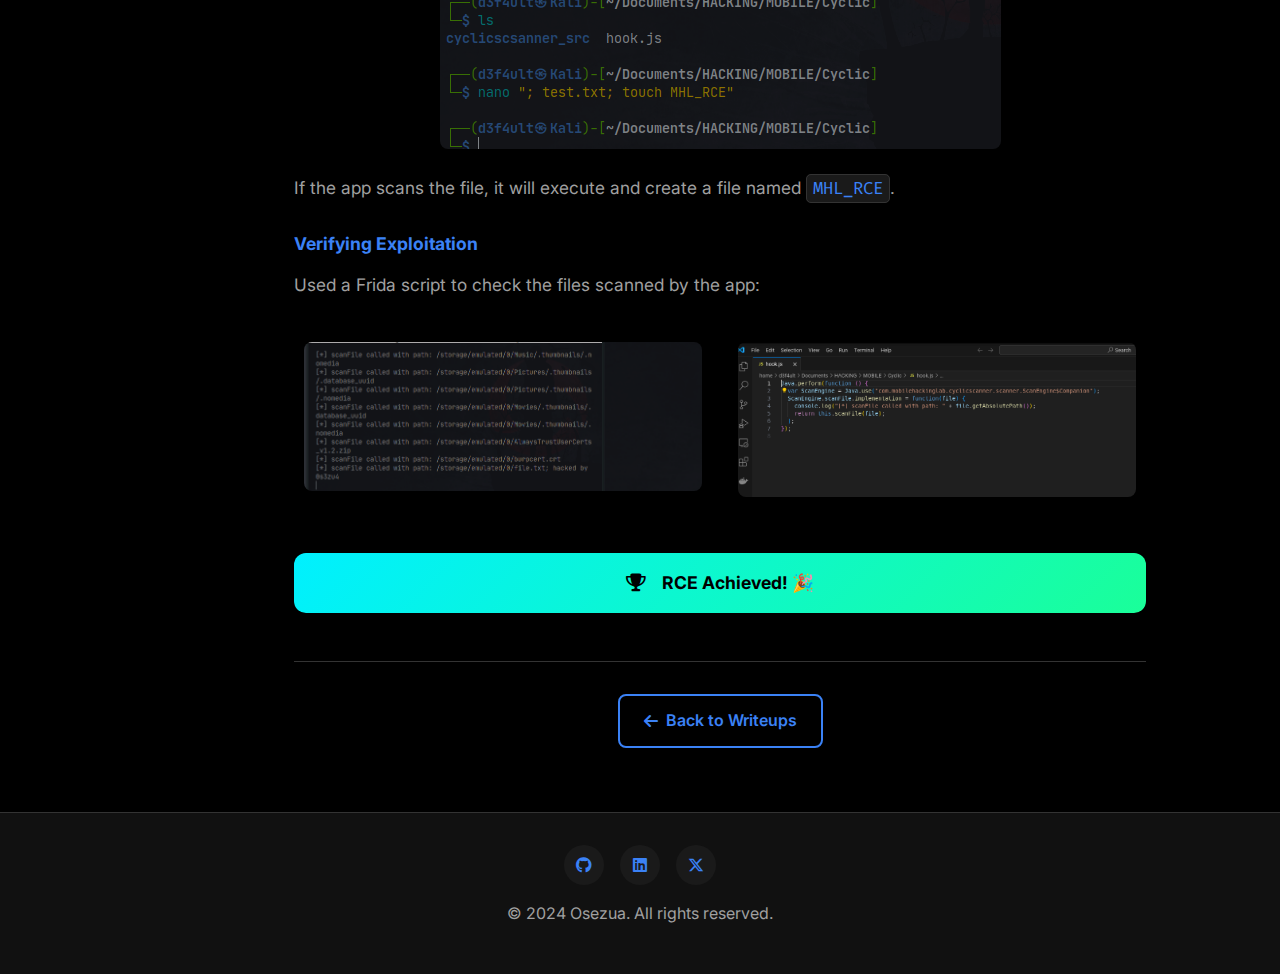
<file: writeups/MHL_Cyclicscanner.html>
<!DOCTYPE html>
<html lang="en">
<head>
  <meta charset="UTF-8">
  <meta name="viewport" content="width=device-width, initial-scale=1.0">
  <title>MHL CyclicScanner RCE | Osezua</title>
  <meta name="description" content="Analysis of command injection vulnerability in CyclicScanner Android app leading to RCE">
  
  <!-- Fonts -->
  <link rel="preconnect" href="https://fonts.googleapis.com">
  <link rel="preconnect" href="https://fonts.gstatic.com" crossorigin>
  <link href="https://fonts.googleapis.com/css2?family=Inter:wght@400;500;600;700&family=Fira+Code:wght@400;500&display=swap" rel="stylesheet">
  
  <!-- Icons -->
  <link rel="stylesheet" href="https://cdnjs.cloudflare.com/ajax/libs/font-awesome/6.4.2/css/all.min.css">
  
  <!-- Styles -->
  <link rel="stylesheet" href="../global.css">
  <link rel="stylesheet" href="writeups-theme.css">
</head>
<body>


  <!-- Header -->
  <header class="header">
    <div class="header-content">
      <a href="../index.html" class="logo">
        <img src="../images/pp.jpeg" alt="Osezua">
        <span>Osezua</span>
      </a>
      
      <nav class="nav">
        <a href="../index.html" class="nav-link">Home</a>
        <a href="../writeups.html" class="nav-link">Writeups</a>
        <a href="../projects.html" class="nav-link">Projects</a>
        <button class="theme-toggle" aria-label="Toggle theme">
          <i class="fas fa-moon"></i>
        </button>
      </nav>
      
      <div class="hamburger" aria-label="Menu">
        <span></span>
        <span></span>
        <span></span>
      </div>
    </div>
  </header>

  <!-- Mobile Menu -->
  <div class="mobile-menu">
    <nav class="mobile-nav">
      <a href="../index.html" class="mobile-nav-link">Home</a>
      <a href="../writeups.html" class="mobile-nav-link">Writeups</a>
      <a href="../projects.html" class="mobile-nav-link">Projects</a>
    </nav>
  </div>

  <!-- Mobile Side Panel Toggle -->
  <button class="side-panel-toggle" aria-label="Toggle categories">
    <i class="fas fa-bars"></i>
  </button>

  <!-- Side Panel Overlay -->
  <div class="side-panel-overlay"></div>

  <!-- Side Panel -->
  <aside class="side-panel">
    <div class="side-panel-title">Categories</div>
    <div class="side-panel-link" data-panel="web">Web <i class="fas fa-caret-down"></i></div>
    <div class="side-panel-dropdown" id="panel-web">
      <a href="../writeups.html#web-sqli">SQL Injection in Login Portal</a>
      <a href="../writeups.html#web-xss">XSS in Feedback Form</a>
    </div>
    <div class="side-panel-link" data-panel="mobile">Mobile <i class="fas fa-caret-down"></i></div>
    <div class="side-panel-dropdown" id="panel-mobile">
      <a href="./SETTING UP ANDROID HACKING ENVIRONMENT.html">SETTING UP ANDROID HACKING ENVIRONMENT</a>
      <a href="./MHL_Cyclicscanner.html">MHL CyclicScanner</a>
      <a href="./MHL_IOTConnect.html">MHL IOT Connect</a>
      <a href="./MHL_Strings.html">MHL Strings</a>
      <a href="./HACKING LABS-CONFIG EDITOR.html">Config Editor</a>
    </div>
    <div class="side-panel-link" data-panel="api">API <i class="fas fa-caret-down"></i></div>
    <div class="side-panel-dropdown" id="panel-api">
      <a href="./vAPI.html">vAPI Walkthrough</a>
    </div>
  </aside>

  <!-- Main Content -->
  <main class="writeup-plain">
    <div class="writeup-header">
      <h1>Mobile Hacking Labs: CyclicScanner RCE</h1>
      <div class="writeup-meta">
        <span class="tag">Mobile</span>
        <span class="tag">RCE</span>
        <span class="tag">Command Injection</span>
      </div>
    </div>

    <div class="writeup-content">
      <p>
        <span class="step">Summary:</span> This report analyzes a critical security vulnerability discovered in the <code>ScanEngine</code> class of the Cyclic Scanner Android application. The vulnerability stems from unsafe use of shell command execution within the app's file scanning logic.
      </p>
      
      <p>
        Specifically, user-controlled input (the filename) is passed directly into a shell command without proper sanitization. This creates a command injection vulnerability that can be exploited to achieve Remote Code Execution (RCE) on the device.
      </p>
      
      <p>
        By crafting a file with a malicious filename containing shell metacharacters (e.g., <code>;</code>, <code>|</code>), an attacker can inject and execute arbitrary system commands. This flaw enables adversaries to gain control over the device, exfiltrate data, or install persistent malware.
      </p>
      
      <p>
        <em>This type of vulnerability highlights the risks of using shell calls in mobile applications and reinforces the importance of input validation and secure coding practices.</em>
      </p>

      <h2>Vulnerable Code</h2>
      <p>This code snippet from the app's decompiled source reveals a classic command injection vulnerability:</p>
      
      <pre><code>String command = "toybox sha1sum " + file.getAbsolutePath();
Process process = new ProcessBuilder(new String[0])
    .command("sh", "-c", command)
    .directory(Environment.getExternalStorageDirectory())
    .redirectErrorStream(true)
    .start();</code></pre>
      
      <p>
        <strong>Explanation:</strong><br>
        <code>file.getAbsolutePath()</code> is interpolated unsanitized into a shell command.<br>
        The full command is executed via <code>sh -c</code>, which means shell metacharacters like <code>;</code> will be evaluated.<br>
        <strong>This is the injection point for RCE.</strong>
      </p>
      
      <img src="./cs_resources/f4f667b962f2416388e97de99cfd62f2.png" alt="Vulnerable code screenshot">

      <h2>Exploitation</h2>
      <h3>Recon the Attack Surface</h3>
      <p>
        I used Drozer and Frida to map the entry points that call or wrap around <code>scanFile(File file)</code>:
      </p>
      
      <img src="./cs_resources/b7eb20dbd2a04aaab15dafd01f4689e5.png" alt="Drozer/Frida mapping">

      <h3>Crafting the Malicious Filename</h3>
      <p>
        Created a malicious filename and injected a second command using <code>;</code>:
      </p>
      
      <img src="./cs_resources/9b5d81b44abd4293830540d08b56984e.png" alt="Malicious filename">
      <pre><code>nano "file.txt; hacked by 0s3zu4"</code></pre>
      
      <p>Pushed the file via adb:</p>
      <img src="./cs_resources/6062386e0cf14be7af151695ec63ddcb.png" alt="adb push">
      
      <p>
        If the app scans the file, it will execute and create a file named <code>MHL_RCE</code>.
      </p>

      <h3>Verifying Exploitation</h3>
      <p>
        Used a Frida script to check the files scanned by the app:
      </p>
      
      <div class="image-gallery">
        <img src="./cs_resources/03318cd3ad5940a58e853ac94a6f1804.png" alt="Frida script">
        <img src="./cs_resources/c6babf999e9e4357ba85dd07bd13b5da.png" alt="Script output">
      </div>

      <div class="success-banner">
        <i class="fas fa-trophy"></i>
        <span>RCE Achieved! 🎉</span>
      </div>
    </div>

    <div class="writeup-navigation">
      <a href="../writeups.html" class="btn btn-secondary">
        <i class="fas fa-arrow-left"></i>
        Back to Writeups
      </a>
    </div>
  </main>

  <!-- Footer -->
  <footer class="footer">
    <div class="social-links">
      <a href="https://github.com/0s3zu4" target="_blank" class="social-link" title="GitHub">
        <i class="fab fa-github"></i>
      </a>
      <a href="https://www.linkedin.com/in/osezua-agboifoh/" target="_blank" class="social-link" title="LinkedIn">
        <i class="fab fa-linkedin"></i>
      </a>
      <a href="https://x.com/__zua" target="_blank" class="social-link" title="X (Twitter)">
        <i class="fab fa-x-twitter"></i>
      </a>
    </div>
    <p>&copy; 2024 Osezua. All rights reserved.</p>
  </footer>

  <!-- Scripts -->
  <script src="../global.js"></script>
  <script src="writeups-theme.js"></script>
  <script>
    // Mobile side panel toggle for writeup pages
    document.addEventListener('DOMContentLoaded', () => {
      const sidePanelToggle = document.querySelector('.side-panel-toggle');
      const sidePanel = document.querySelector('.side-panel');
      const sidePanelOverlay = document.querySelector('.side-panel-overlay');
      
      // Mobile side panel toggle
      if (sidePanelToggle && sidePanel && sidePanelOverlay) {
        sidePanelToggle.addEventListener('click', () => {
          sidePanel.classList.toggle('active');
          sidePanelOverlay.classList.toggle('active');
          sidePanelToggle.classList.toggle('active');
        });
        
        // Close side panel when clicking overlay
        sidePanelOverlay.addEventListener('click', () => {
          sidePanel.classList.remove('active');
          sidePanelOverlay.classList.remove('active');
          sidePanelToggle.classList.remove('active');
        });
      }
    });
  </script>
</body>
</html>
</file>
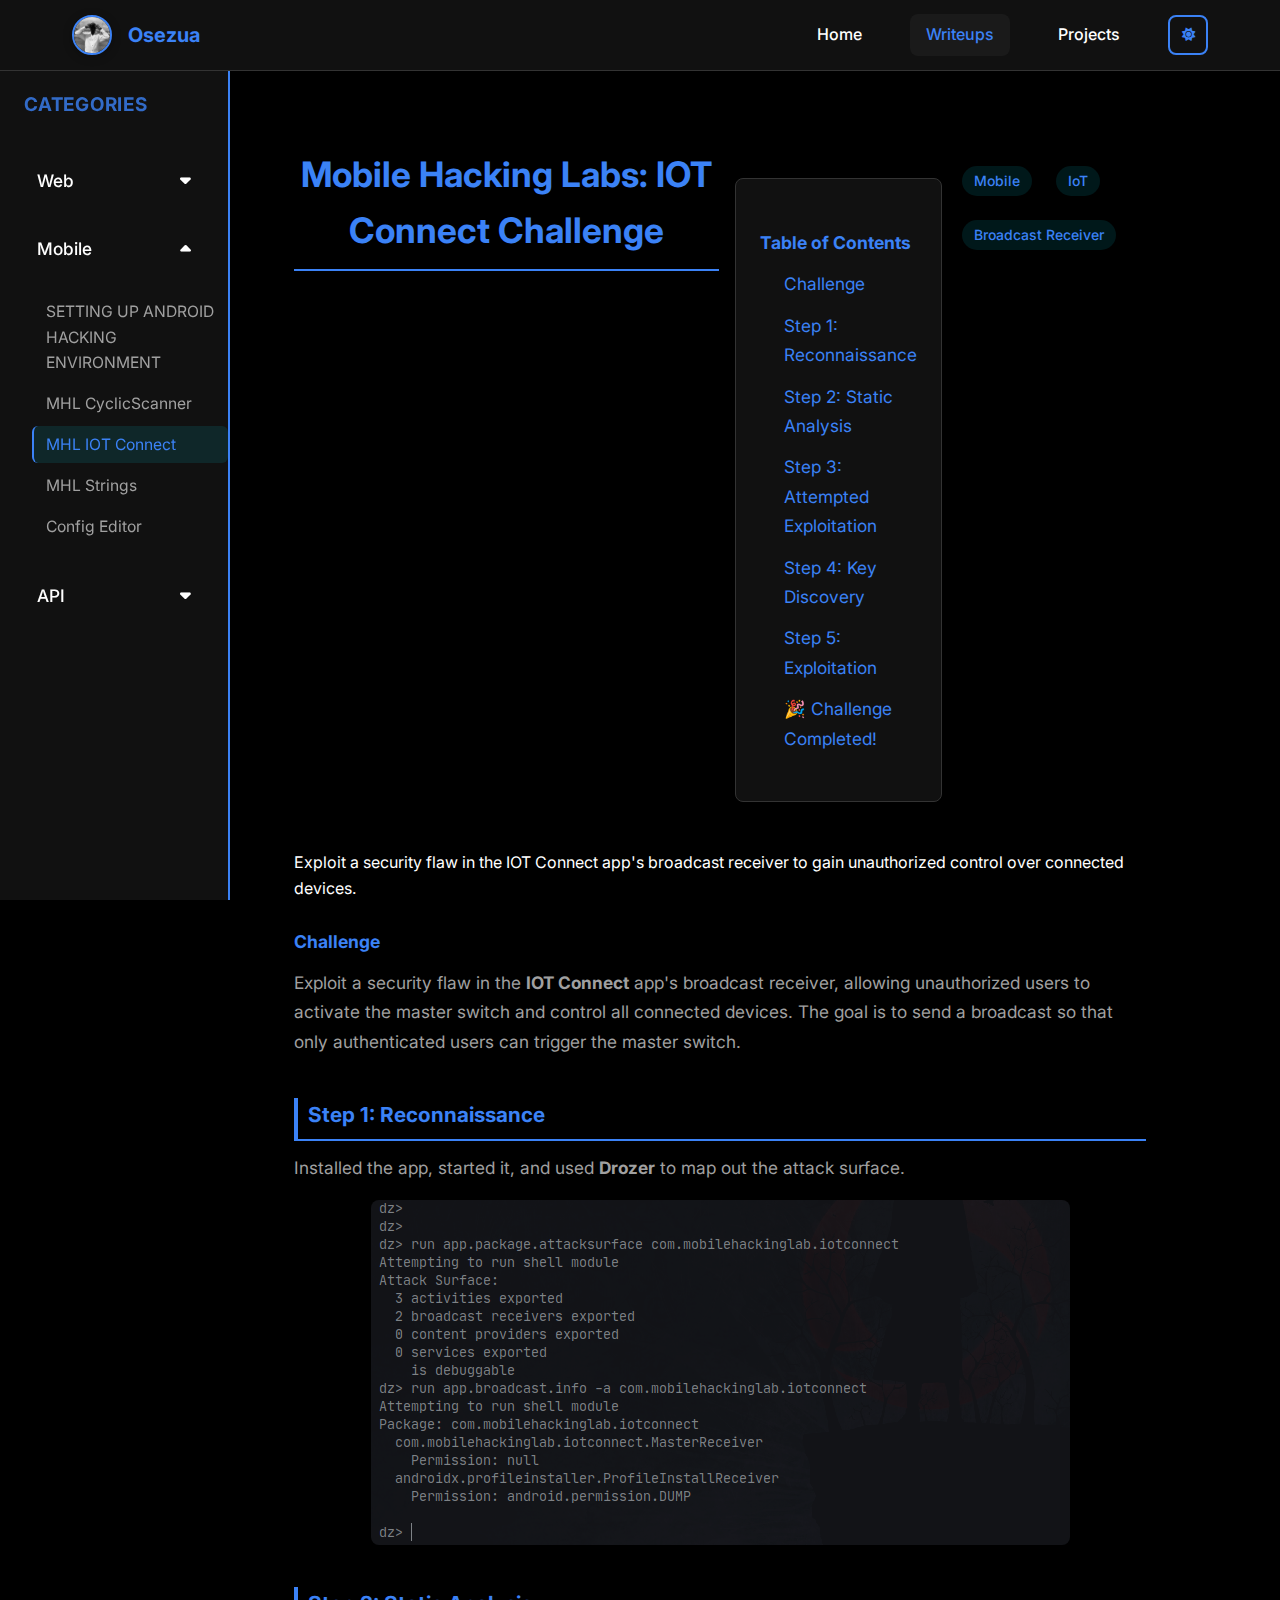
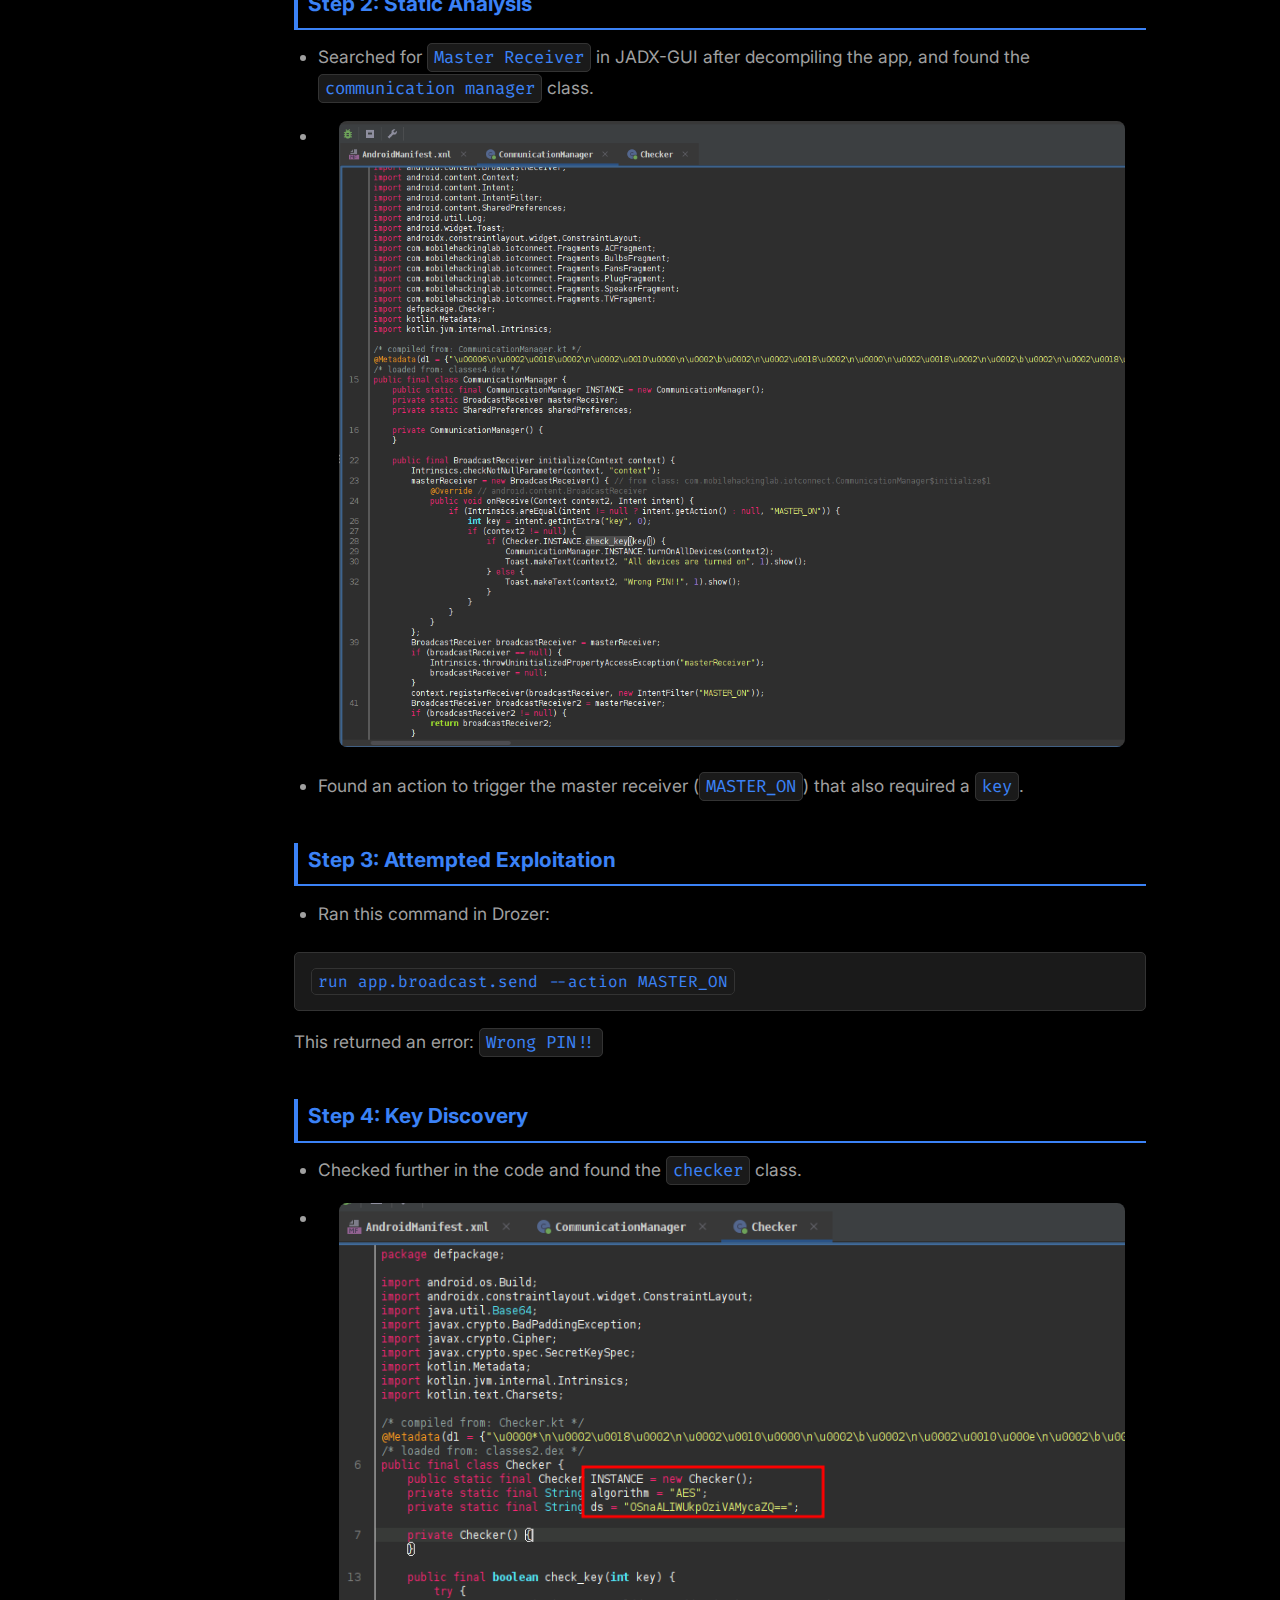
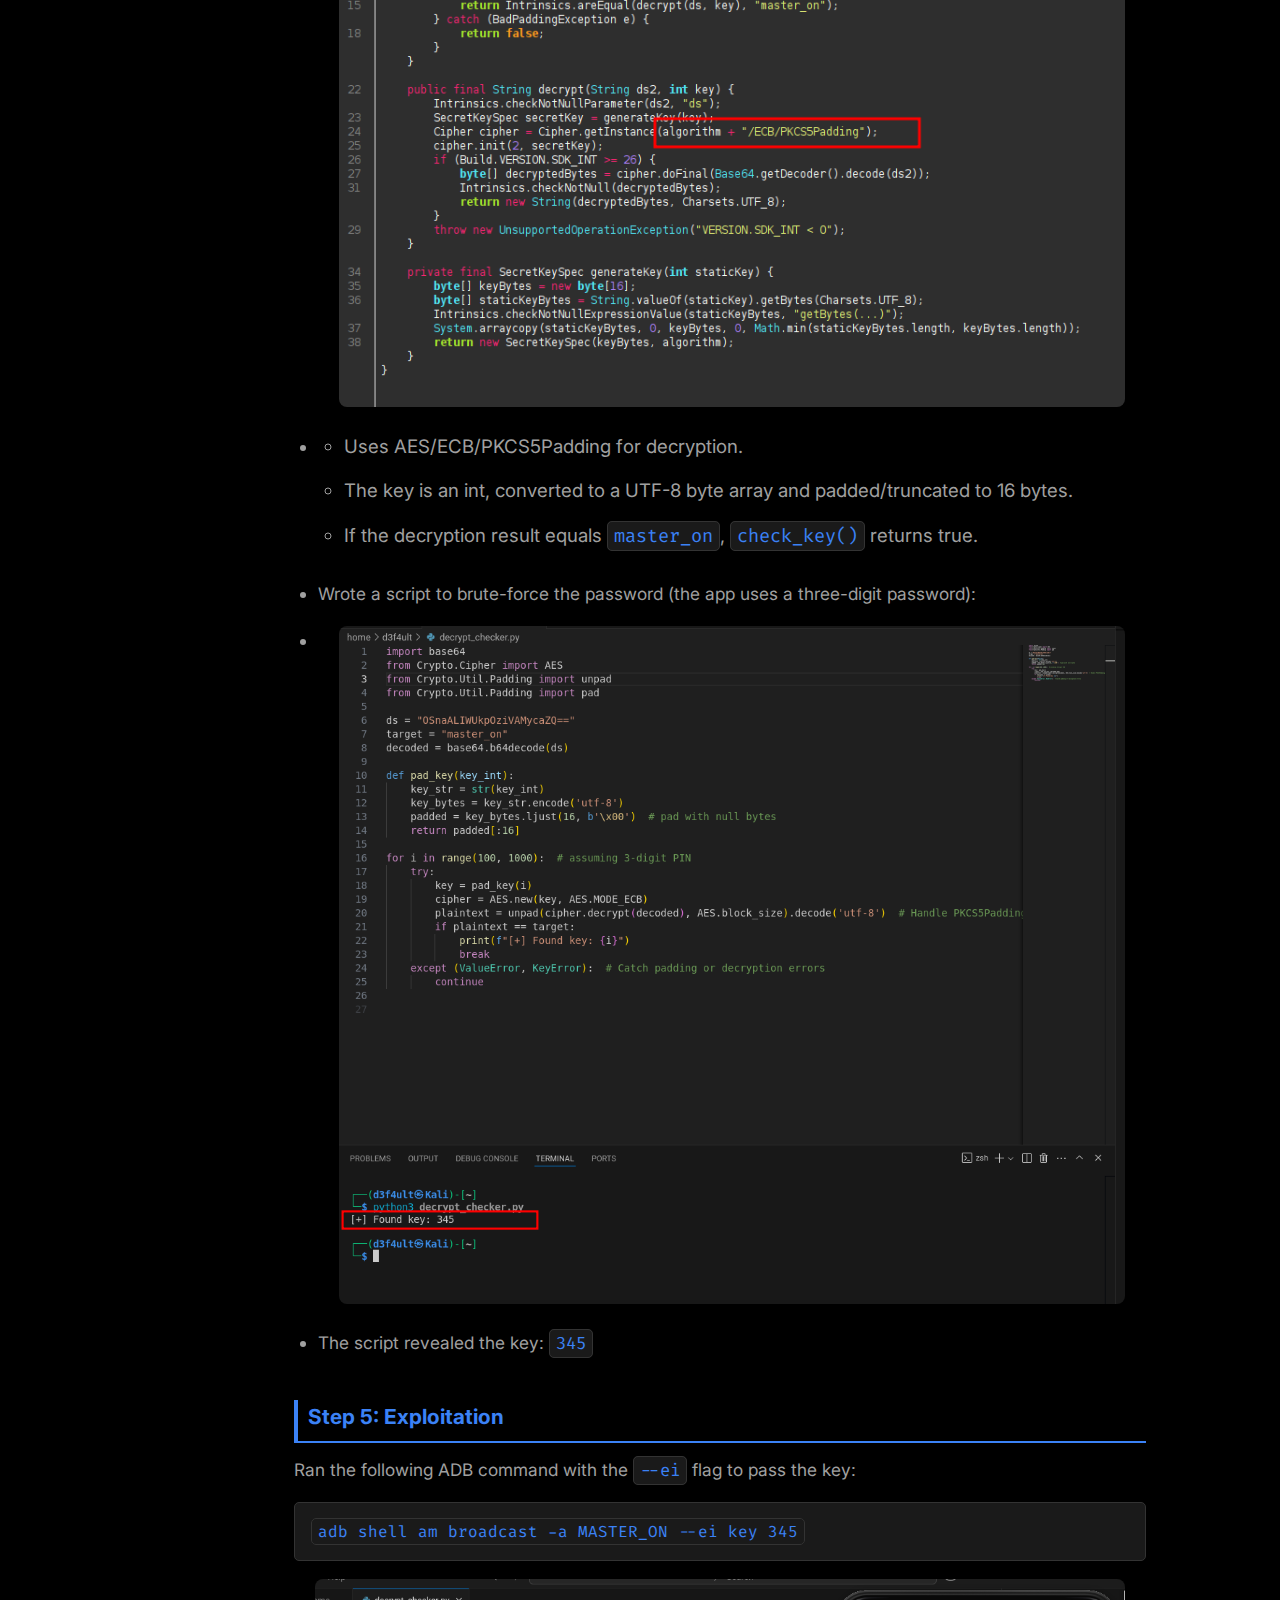
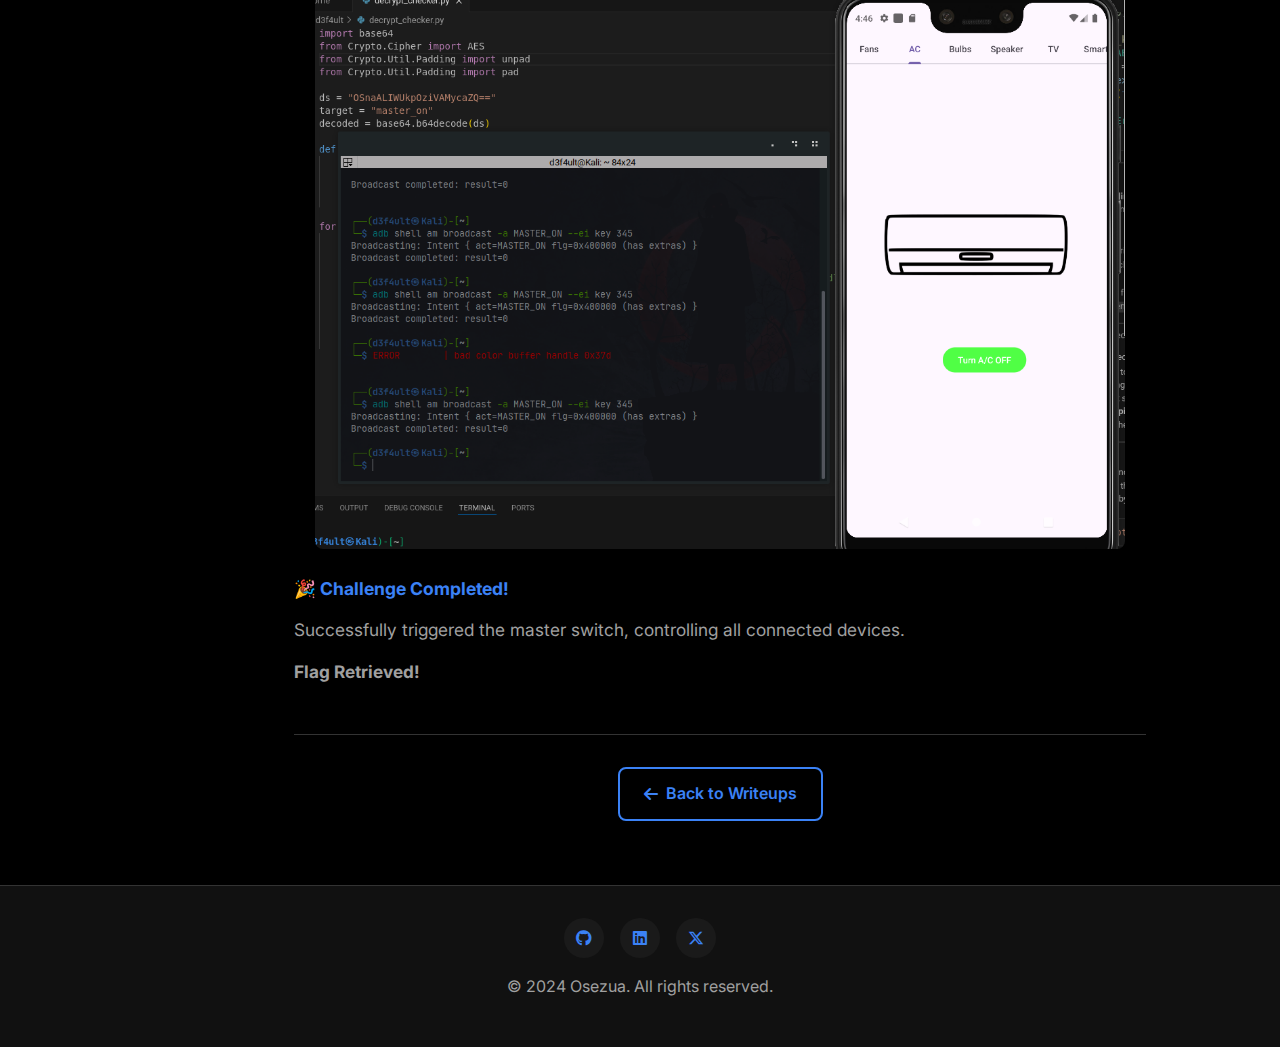
<file: writeups/MHL_IOTConnect.html>
<!DOCTYPE html>
<html lang="en">
<head>
  <meta charset="UTF-8">
  <meta name="viewport" content="width=device-width, initial-scale=1.0">
  <title>MHL IOT Connect Challenge | Osezua</title>
  <meta name="description" content="Mobile Hacking Labs IOT Connect challenge walkthrough exploiting broadcast receiver vulnerabilities">
  
  <!-- Fonts -->
  <link rel="preconnect" href="https://fonts.googleapis.com">
  <link rel="preconnect" href="https://fonts.gstatic.com" crossorigin>
  <link href="https://fonts.googleapis.com/css2?family=Inter:wght@400;500;600;700&family=Fira+Code:wght@400;500&display=swap" rel="stylesheet">
  
  <!-- Icons -->
  <link rel="stylesheet" href="https://cdnjs.cloudflare.com/ajax/libs/font-awesome/6.4.2/css/all.min.css">
  
  <!-- Styles -->
  <link rel="stylesheet" href="../global.css">
  <link rel="stylesheet" href="writeups-theme.css">
</head>
<body>


  <!-- Header -->
  <header class="header">
    <div class="header-content">
      <a href="../index.html" class="logo">
        <img src="../images/pp.jpeg" alt="Osezua">
        <span>Osezua</span>
      </a>
      
      <nav class="nav">
        <a href="../index.html" class="nav-link">Home</a>
        <a href="../writeups.html" class="nav-link">Writeups</a>
        <a href="../projects.html" class="nav-link">Projects</a>
        <button class="theme-toggle" aria-label="Toggle theme">
          <i class="fas fa-moon"></i>
        </button>
      </nav>
      
      <div class="hamburger" aria-label="Menu">
        <span></span>
        <span></span>
        <span></span>
      </div>
    </div>
  </header>

  <!-- Mobile Menu -->
  <div class="mobile-menu">
    <nav class="mobile-nav">
      <a href="../index.html" class="mobile-nav-link">Home</a>
      <a href="../writeups.html" class="mobile-nav-link">Writeups</a>
      <a href="../projects.html" class="mobile-nav-link">Projects</a>
    </nav>
  </div>

  <!-- Mobile Side Panel Toggle -->
  <button class="side-panel-toggle" aria-label="Toggle categories">
    <i class="fas fa-bars"></i>
  </button>

  <!-- Side Panel Overlay -->
  <div class="side-panel-overlay"></div>

  <!-- Side Panel -->
  <aside class="side-panel">
    <div class="side-panel-title">Categories</div>
    <div class="side-panel-link" data-panel="web">Web <i class="fas fa-caret-down"></i></div>
    <div class="side-panel-dropdown" id="panel-web">
      <a href="../writeups.html#web-sqli">SQL Injection in Login Portal</a>
      <a href="../writeups.html#web-xss">XSS in Feedback Form</a>
    </div>
    <div class="side-panel-link" data-panel="mobile">Mobile <i class="fas fa-caret-down"></i></div>
    <div class="side-panel-dropdown" id="panel-mobile">
      <a href="./SETTING UP ANDROID HACKING ENVIRONMENT.html">SETTING UP ANDROID HACKING ENVIRONMENT</a>
      <a href="./MHL_Cyclicscanner.html">MHL CyclicScanner</a>
      <a href="./MHL_IOTConnect.html">MHL IOT Connect</a>
      <a href="./MHL_Strings.html">MHL Strings</a>
      <a href="./HACKING LABS-CONFIG EDITOR.html">Config Editor</a>
    </div>
    <div class="side-panel-link" data-panel="api">API <i class="fas fa-caret-down"></i></div>
    <div class="side-panel-dropdown" id="panel-api">
      <a href="./vAPI.html">vAPI Walkthrough</a>
    </div>
  </aside>

  <!-- Main Content -->
  <main class="writeup-plain">
    <div class="writeup-header">
      <h1>Mobile Hacking Labs: IOT Connect Challenge</h1>
      <div class="writeup-meta">
        <span class="tag">Mobile</span>
        <span class="tag">IoT</span>
        <span class="tag">Broadcast Receiver</span>
      </div>
    </div>

    <div class="writeup-content">
      <div class="intro-large">
        Exploit a security flaw in the IOT Connect app's broadcast receiver to gain unauthorized control over connected devices.
      </div>

      <div class="challenge-info">
        <h3>Challenge</h3>
        <p>Exploit a security flaw in the <strong>IOT Connect</strong> app's broadcast receiver, allowing unauthorized users to activate the master switch and control all connected devices. The goal is to send a broadcast so that only authenticated users can trigger the master switch.</p>
      </div>

      <h2>Step 1: Reconnaissance</h2>
      <p>Installed the app, started it, and used <strong>Drozer</strong> to map out the attack surface.</p>
      <img src="./iot_resources/4b7eabba3e7f406c8a9d554fa9ba87c4.png" alt="Drozer mapping">

      <h2>Step 2: Static Analysis</h2>
      <ul>
        <li>Searched for <code>Master Receiver</code> in JADX-GUI after decompiling the app, and found the <code>communication manager</code> class.</li>
        <li><img src="./iot_resources/c3ccd824f5ba4f48be7d359d25a70136.png" alt="Communication Manager"></li>
        <li>Found an action to trigger the master receiver (<code>MASTER_ON</code>) that also required a <code>key</code>.</li>
      </ul>

      <h2>Step 3: Attempted Exploitation</h2>
      <ul>
        <li>Ran this command in Drozer:</li>
      </ul>
      <pre><code>run app.broadcast.send --action MASTER_ON</code></pre>
      <p>This returned an error: <code>Wrong PIN!!</code></p>

      <h2>Step 4: Key Discovery</h2>
      <ul>
        <li>Checked further in the code and found the <code>checker</code> class.</li>
        <li><img src="./iot_resources/247e5d05999b45089fa55f177d24bf18.png" alt="Checker class"></li>
        <li>
          <ul>
            <li>Uses AES/ECB/PKCS5Padding for decryption.</li>
            <li>The key is an int, converted to a UTF-8 byte array and padded/truncated to 16 bytes.</li>
            <li>If the decryption result equals <code>master_on</code>, <code>check_key()</code> returns true.</li>
          </ul>
        </li>
        <li>Wrote a script to brute-force the password (the app uses a three-digit password):</li>
        <li><img src="./iot_resources/7c4c1a74f8ee4de79ceeb112cd2192f0.png" alt="Getting key"></li>
        <li>The script revealed the key: <code>345</code></li>
      </ul>

      <h2>Step 5: Exploitation</h2>
      <p>Ran the following ADB command with the <code>--ei</code> flag to pass the key:</p>
      <pre><code>adb shell am broadcast -a MASTER_ON --ei key 345</code></pre>
      <img src="./iot_resources/36351d0996aa4a0eba9a7442d5118c7b.png" alt="Solved">

      <div class="flag-section">
        <h3>🎉 Challenge Completed!</h3>
        <p>Successfully triggered the master switch, controlling all connected devices.</p>
        <p><strong>Flag Retrieved!</strong></p>
      </div>
    </div>

    <div class="writeup-navigation">
      <a href="../writeups.html" class="btn btn-secondary">
        <i class="fas fa-arrow-left"></i>
        Back to Writeups
      </a>
    </div>
  </main>

  <!-- Footer -->
  <footer class="footer">
    <div class="social-links">
      <a href="https://github.com/0s3zu4" target="_blank" class="social-link" title="GitHub">
        <i class="fab fa-github"></i>
      </a>
      <a href="https://www.linkedin.com/in/osezua-agboifoh/" target="_blank" class="social-link" title="LinkedIn">
        <i class="fab fa-linkedin"></i>
      </a>
      <a href="https://x.com/__zua" target="_blank" class="social-link" title="X (Twitter)">
        <i class="fab fa-x-twitter"></i>
      </a>
    </div>
    <p>&copy; 2024 Osezua. All rights reserved.</p>
  </footer>

  <!-- Scripts -->
  <script src="../global.js"></script>
  <script src="writeups-theme.js"></script>
  <script>
    // Mobile side panel toggle for writeup pages
    document.addEventListener('DOMContentLoaded', () => {
      const sidePanelToggle = document.querySelector('.side-panel-toggle');
      const sidePanel = document.querySelector('.side-panel');
      const sidePanelOverlay = document.querySelector('.side-panel-overlay');
      
      // Mobile side panel toggle
      if (sidePanelToggle && sidePanel && sidePanelOverlay) {
        sidePanelToggle.addEventListener('click', () => {
          sidePanel.classList.toggle('active');
          sidePanelOverlay.classList.toggle('active');
          sidePanelToggle.classList.toggle('active');
        });
        
        // Close side panel when clicking overlay
        sidePanelOverlay.addEventListener('click', () => {
          sidePanel.classList.remove('active');
          sidePanelOverlay.classList.remove('active');
          sidePanelToggle.classList.remove('active');
        });
      }
    });
  </script>
</body>
</html>
</file>
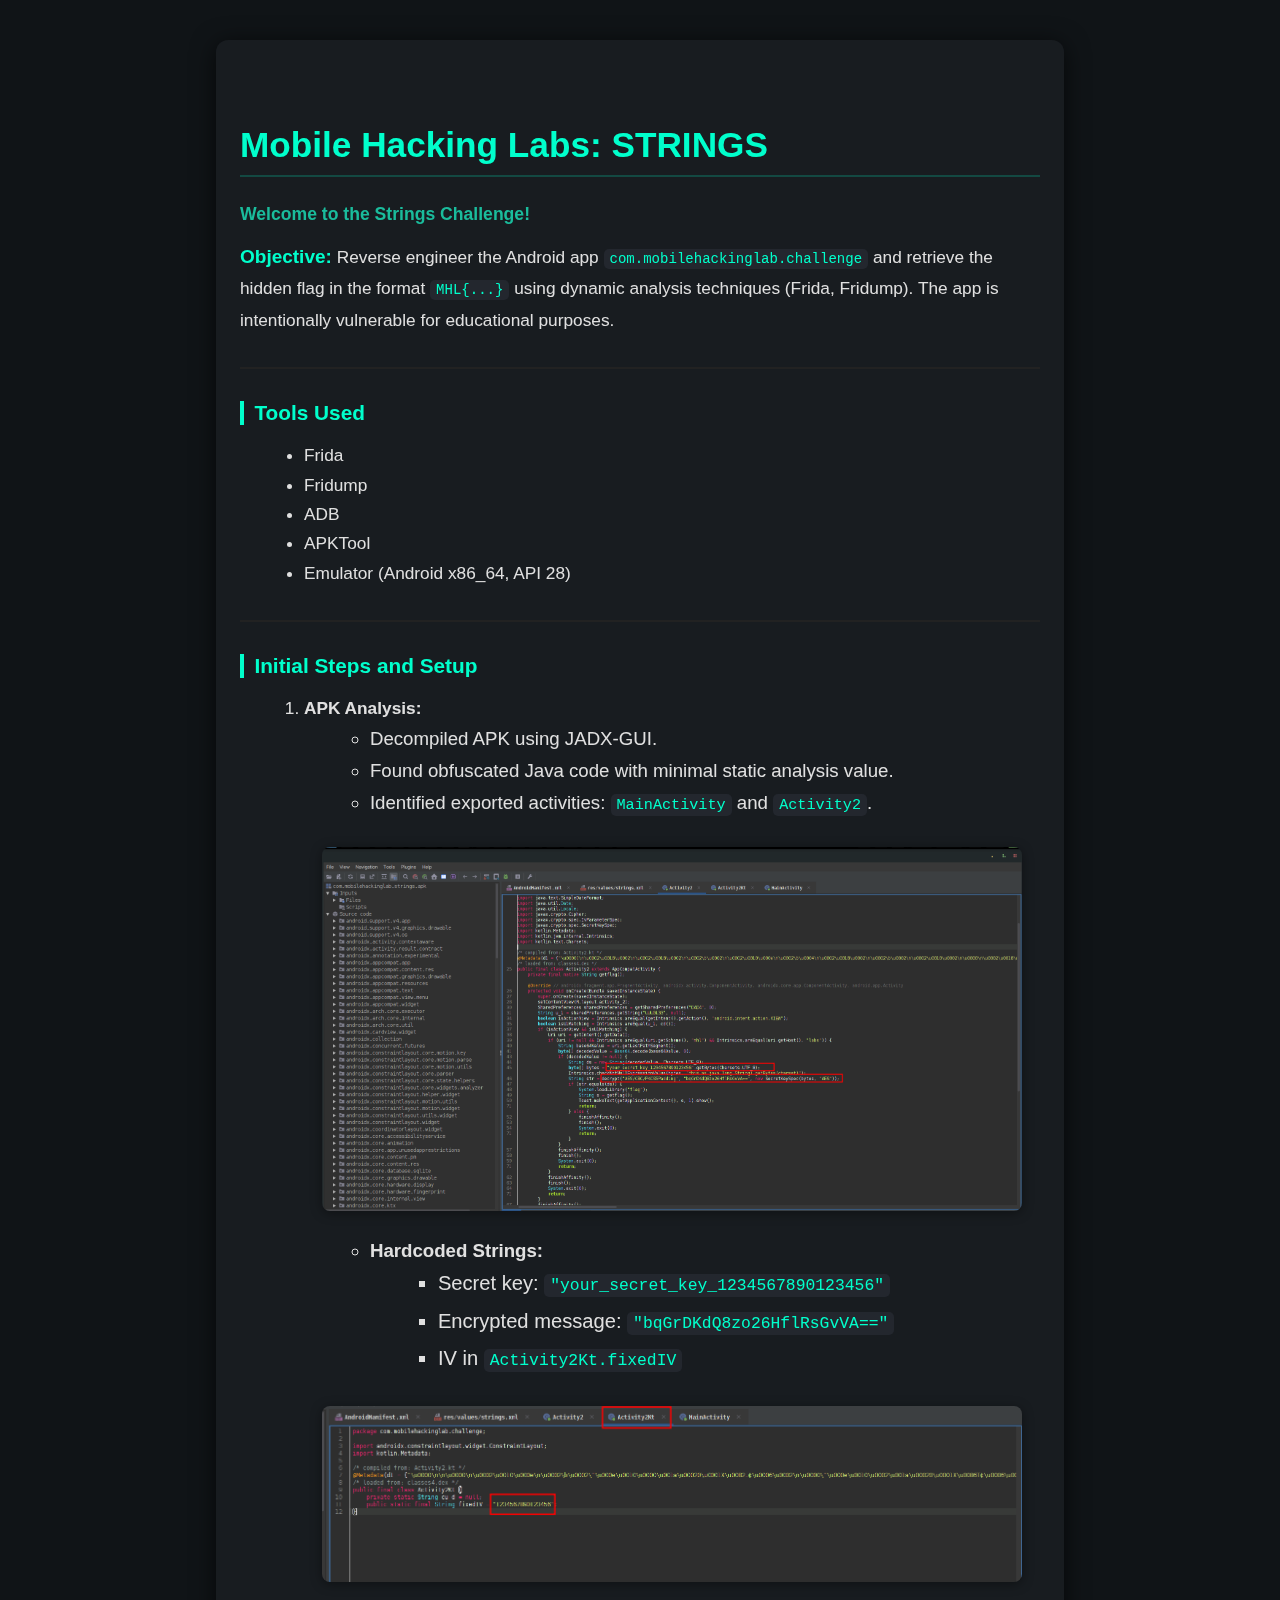
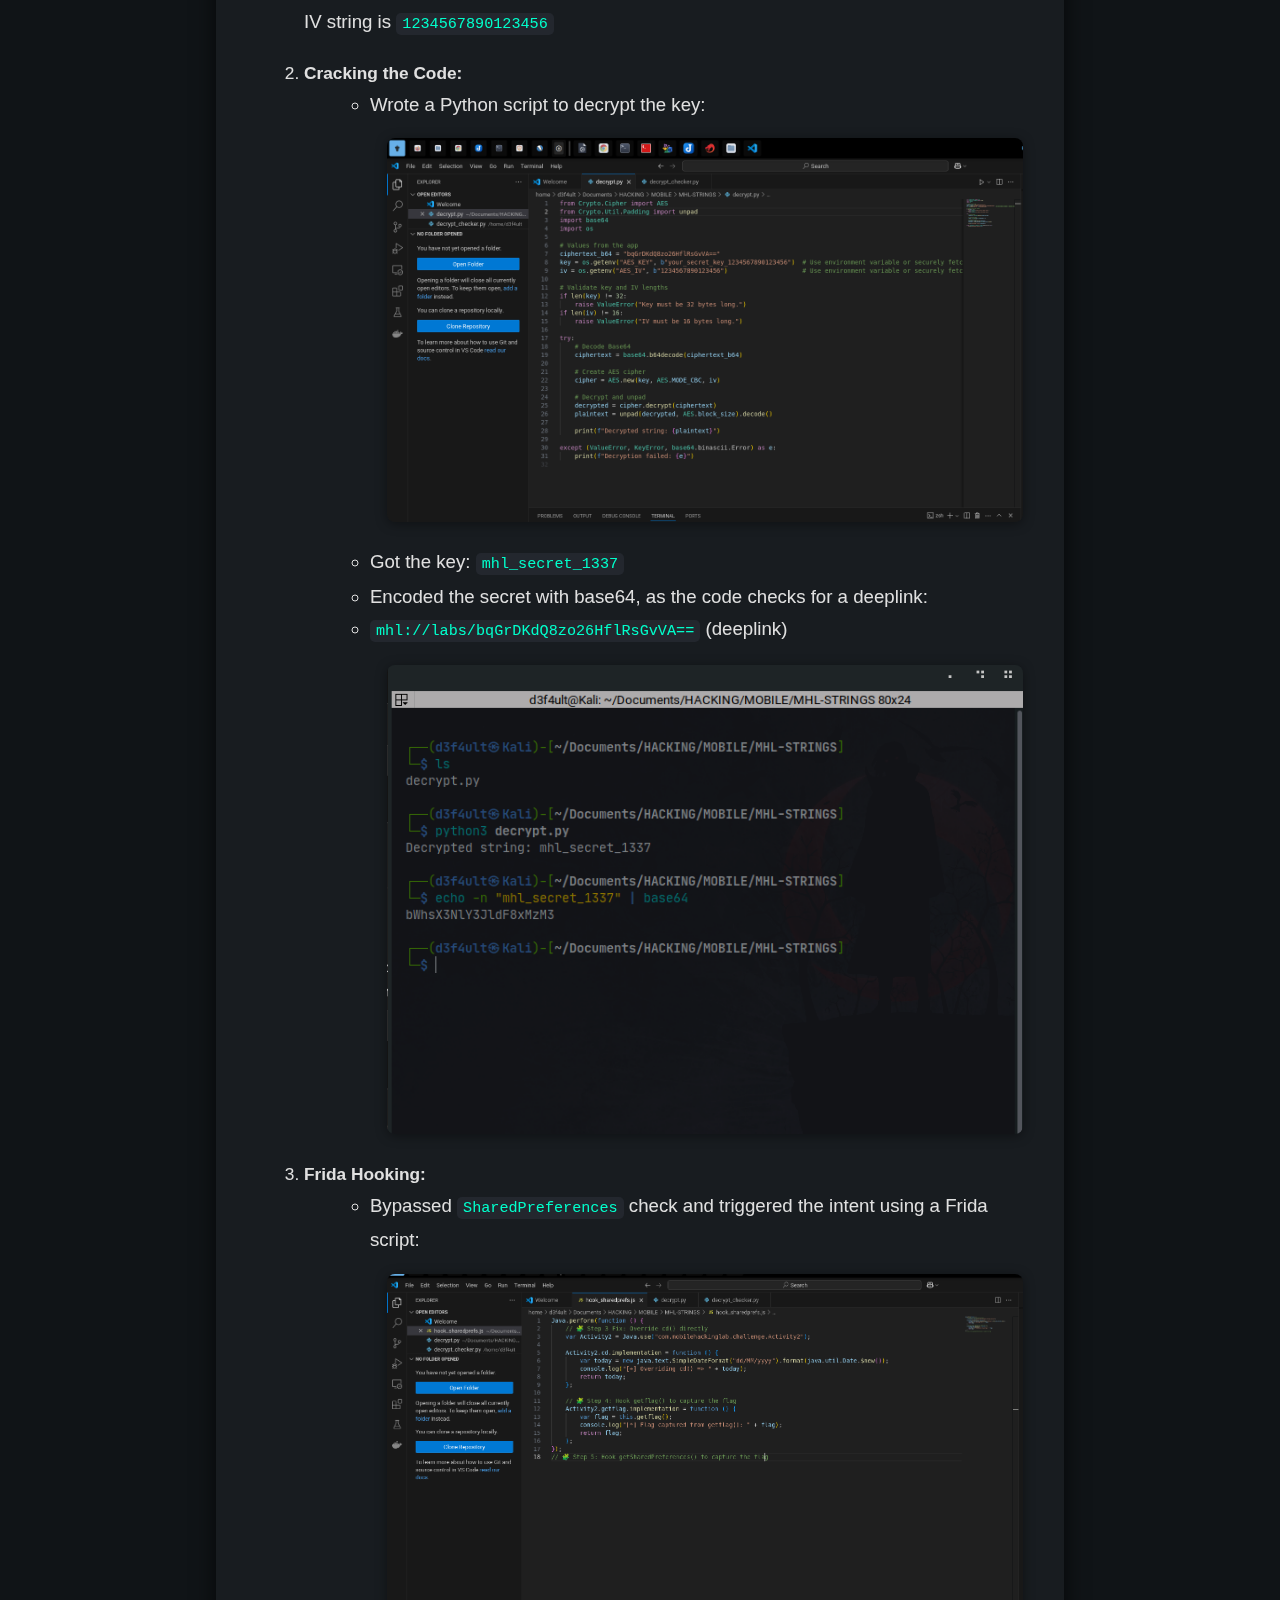
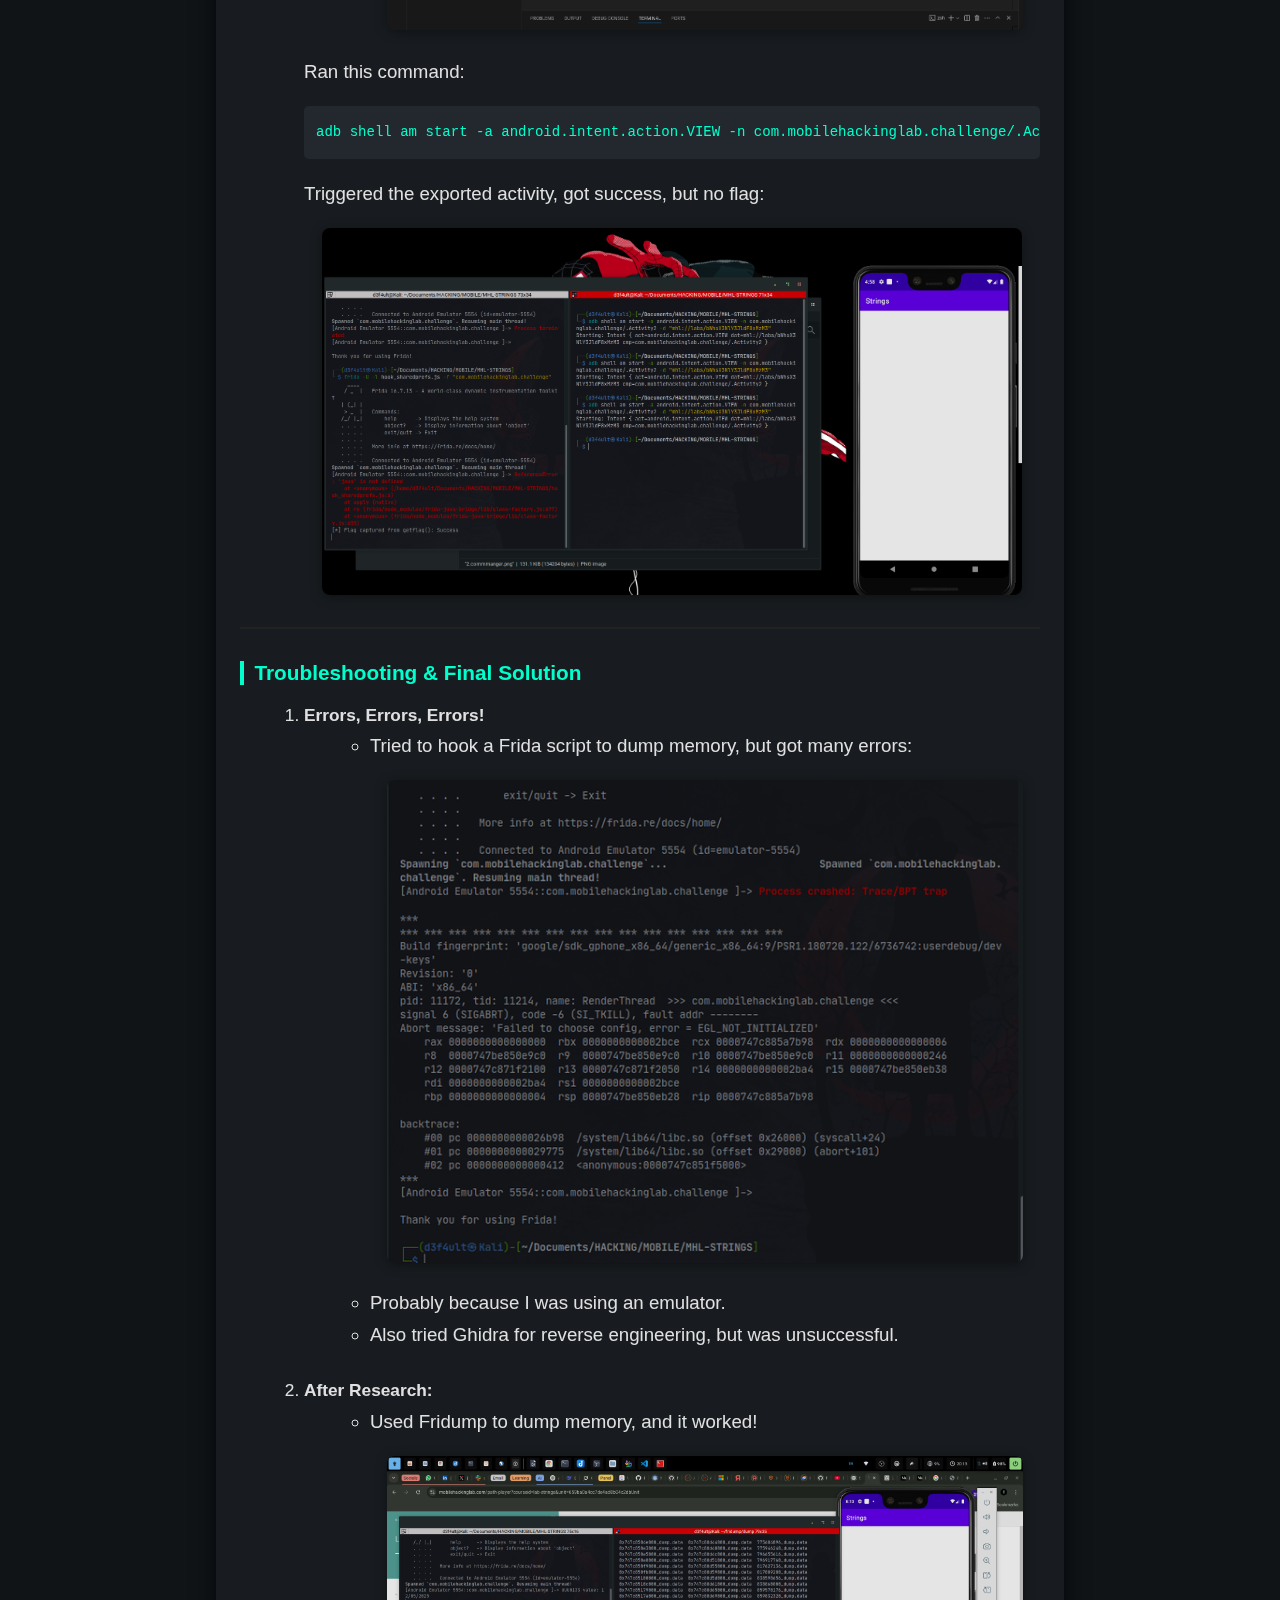
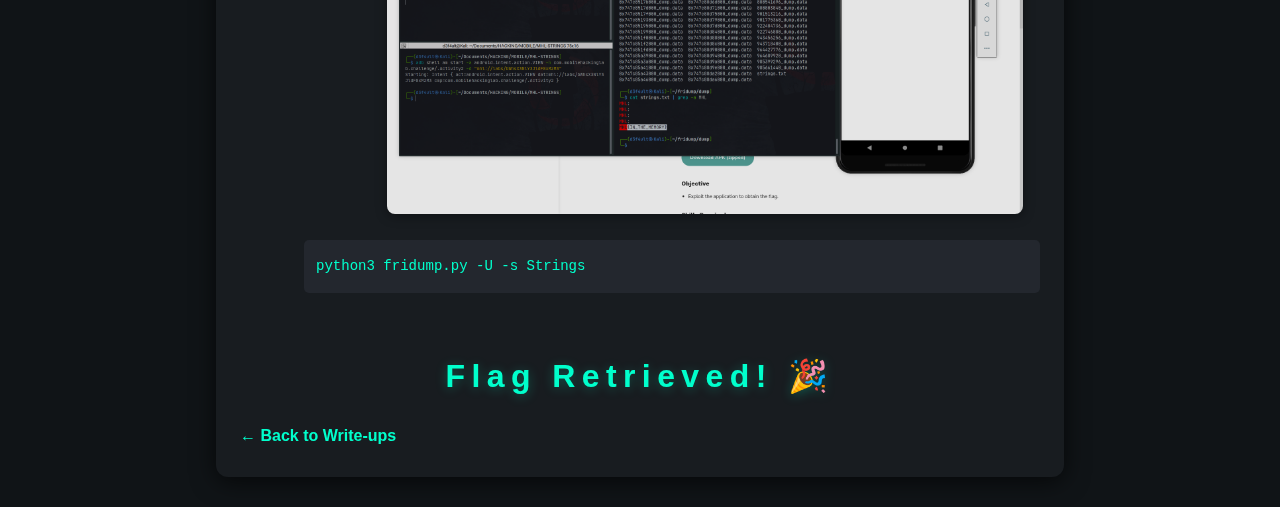
<file: writeups/MHL_Strings.html>
<!DOCTYPE html>
<html>
<head>
  <meta charset="UTF-8">
  <title>Mobile Hacking Labs: STRINGS</title>
  <link rel="stylesheet" href="../style.css">
  <style>
    body {
      background: #101417;
      color: #e0e0e0;
      font-family: 'Avenir Next', 'Avenir', 'Arial', sans-serif;
      margin: 0;
      padding: 0;
    }
    .writeup-container {
      background: #181c20;
      border-radius: 12px;
      padding: 32px 24px;
      max-width: 800px;
      margin: 40px auto;
      box-shadow: 0 4px 24px #000a;
    }
    .writeup-container h1, .writeup-container h2, .writeup-container h3 {
      color: #00ffcc;
      margin-top: 1.5em;
    }
    .writeup-container h1 {
      font-size: 2.2em;
      margin-bottom: 0.4em;
      border-bottom: 2px solid #00ffcc33;
      padding-bottom: 0.3em;
    }
    .writeup-container h2 {
      font-size: 1.3em;
      margin-bottom: 0.5em;
      border-left: 4px solid #00ffcc;
      padding-left: 0.5em;
    }
    .writeup-container h3 {
      font-size: 1.1em;
      margin-bottom: 0.5em;
      color: #1abc9c;
    }
    .writeup-container p, .writeup-container li {
      color: #e0e0e0;
      font-size: 1.08em;
      line-height: 1.7em;
    }
    .writeup-container ul, .writeup-container ol {
      margin-left: 1.5em;
      margin-bottom: 1.5em;
    }
    .writeup-container img {
      display: block;
      margin: 18px auto 24px auto;
      border-radius: 8px;
      box-shadow: 0 2px 12px #0006;
      max-width: 95%;
    }
    .writeup-container code, .writeup-container pre {
      background: #23272e;
      color: #00ffcc;
      border-radius: 5px;
      padding: 2px 6px;
      font-size: 1em;
    }
    .writeup-container pre {
      padding: 12px;
      overflow-x: auto;
      margin: 18px 0;
    }
    .step {
      color: #00ffcc;
      font-weight: bold;
      font-size: 1.1em;
    }
    .pawnd {
      color: #00ffcc;
      font-size: 2em;
      text-align: center;
      margin: 2em 0 1em 0;
      letter-spacing: 0.2em;
      font-weight: bold;
      text-shadow: 0 2px 12px #00ffcc44;
    }
    a {
      color: #00ffcc;
      text-decoration: none;
      font-weight: bold;
    }
    a:hover {
      text-decoration: underline;
    }
    hr {
      border: none;
      border-bottom: 2px solid #222;
      margin: 2em 0;
    }
  </style>
</head>
<body>
  <div class="writeup-container">
    <h1>Mobile Hacking Labs: STRINGS</h1>
    <h3>Welcome to the Strings Challenge!</h3>
    <p>
      <span class="step">Objective:</span> Reverse engineer the Android app <code>com.mobilehackinglab.challenge</code> and retrieve the hidden flag in the format <code>MHL{...}</code> using dynamic analysis techniques (Frida, Fridump). The app is intentionally vulnerable for educational purposes.
    </p>
    <hr>
    <h2>Tools Used</h2>
    <ul>
      <li>Frida</li>
      <li>Fridump</li>
      <li>ADB</li>
      <li>APKTool</li>
      <li>Emulator (Android x86_64, API 28)</li>
    </ul>
    <hr>
    <h2>Initial Steps and Setup</h2>
    <ol>
      <li>
        <strong>APK Analysis:</strong>
        <ul>
          <li>Decompiled APK using JADX-GUI.</li>
          <li>Found obfuscated Java code with minimal static analysis value.</li>
          <li>Identified exported activities: <code>MainActivity</code> and <code>Activity2</code>.</li>
        </ul>
        <img src="../writeups/strings_resources/578fe6fdc40e4e578d83bebb7e48f43c.png" alt="Activity2.png">
        <ul>
          <li><strong>Hardcoded Strings:</strong>
            <ul>
              <li>Secret key: <code>"your_secret_key_1234567890123456"</code></li>
              <li>Encrypted message: <code>"bqGrDKdQ8zo26HflRsGvVA=="</code></li>
              <li>IV in <code>Activity2Kt.fixedIV</code></li>
            </ul>
          </li>
        </ul>
        <img src="../writeups/strings_resources/9c99b5d41e2443a2947986c4a16b8aea.png" alt="activity2kt.png">
        <p>IV string is <code>1234567890123456</code></p>
      </li>
      <li>
        <strong>Cracking the Code:</strong>
        <ul>
          <li>Wrote a Python script to decrypt the key:</li>
          <img src="../writeups/strings_resources/f7256195634440b4b30ac65f9360db5d.png" alt="decode_py.png">
          <li>Got the key: <code>mhl_secret_1337</code></li>
          <li>Encoded the secret with base64, as the code checks for a deeplink:</li>
          <li><code>mhl://labs/bqGrDKdQ8zo26HflRsGvVA==</code> (deeplink)</li>
          <img src="../writeups/strings_resources/2e008c7dce354fe684c5a6e4a4d67c3c.png" alt="base64ofstring.png">
        </ul>
      </li>
      <li>
        <strong>Frida Hooking:</strong>
        <ul>
          <li>Bypassed <code>SharedPreferences</code> check and triggered the intent using a Frida script:</li>
          <img src="../writeups/strings_resources/1b2a486f9e2f4364bb4bbdfa245f3e1e.png" alt="fixed frida_hook_bypass...png">
        </ul>
        <p>Ran this command:</p>
        <pre>adb shell am start -a android.intent.action.VIEW -n com.mobilehackinglab.challenge/.Activity2 -d "mhl://labs/bWhsX3NlY3JldF8xMzM3"</pre>
        <p>Triggered the exported activity, got success, but no flag:</p>
        <img src="../writeups/strings_resources/4e4d9dafff004bb5a386557a82c136da.png" alt="bypassed_but_no_flag.png">
      </li>
    </ol>
    <hr>
    <h2>Troubleshooting & Final Solution</h2>
    <ol>
      <li>
        <strong>Errors, Errors, Errors!</strong>
        <ul>
          <li>Tried to hook a Frida script to dump memory, but got many errors:</li>
          <img src="../writeups/strings_resources/773ff9d52859483f8c5638d89f830c72.png" alt="frida errors">
          <li>Probably because I was using an emulator.</li>
          <li>Also tried Ghidra for reverse engineering, but was unsuccessful.</li>
        </ul>
      </li>
      <li>
        <strong>After Research:</strong>
        <ul>
          <li>Used Fridump to dump memory, and it worked!</li>
          <img src="../writeups/strings_resources/1f9d6a081ff140ccbf1234c6101602c7.png" alt="flag.png">
        </ul>
        <pre>python3 fridump.py -U -s Strings</pre>
      </li>
    </ol>
    <div class="pawnd">Flag Retrieved! 🎉</div>
    <a href="../writeups.html">← Back to Write-ups</a>
  </div>
</body>
</html>
</file>
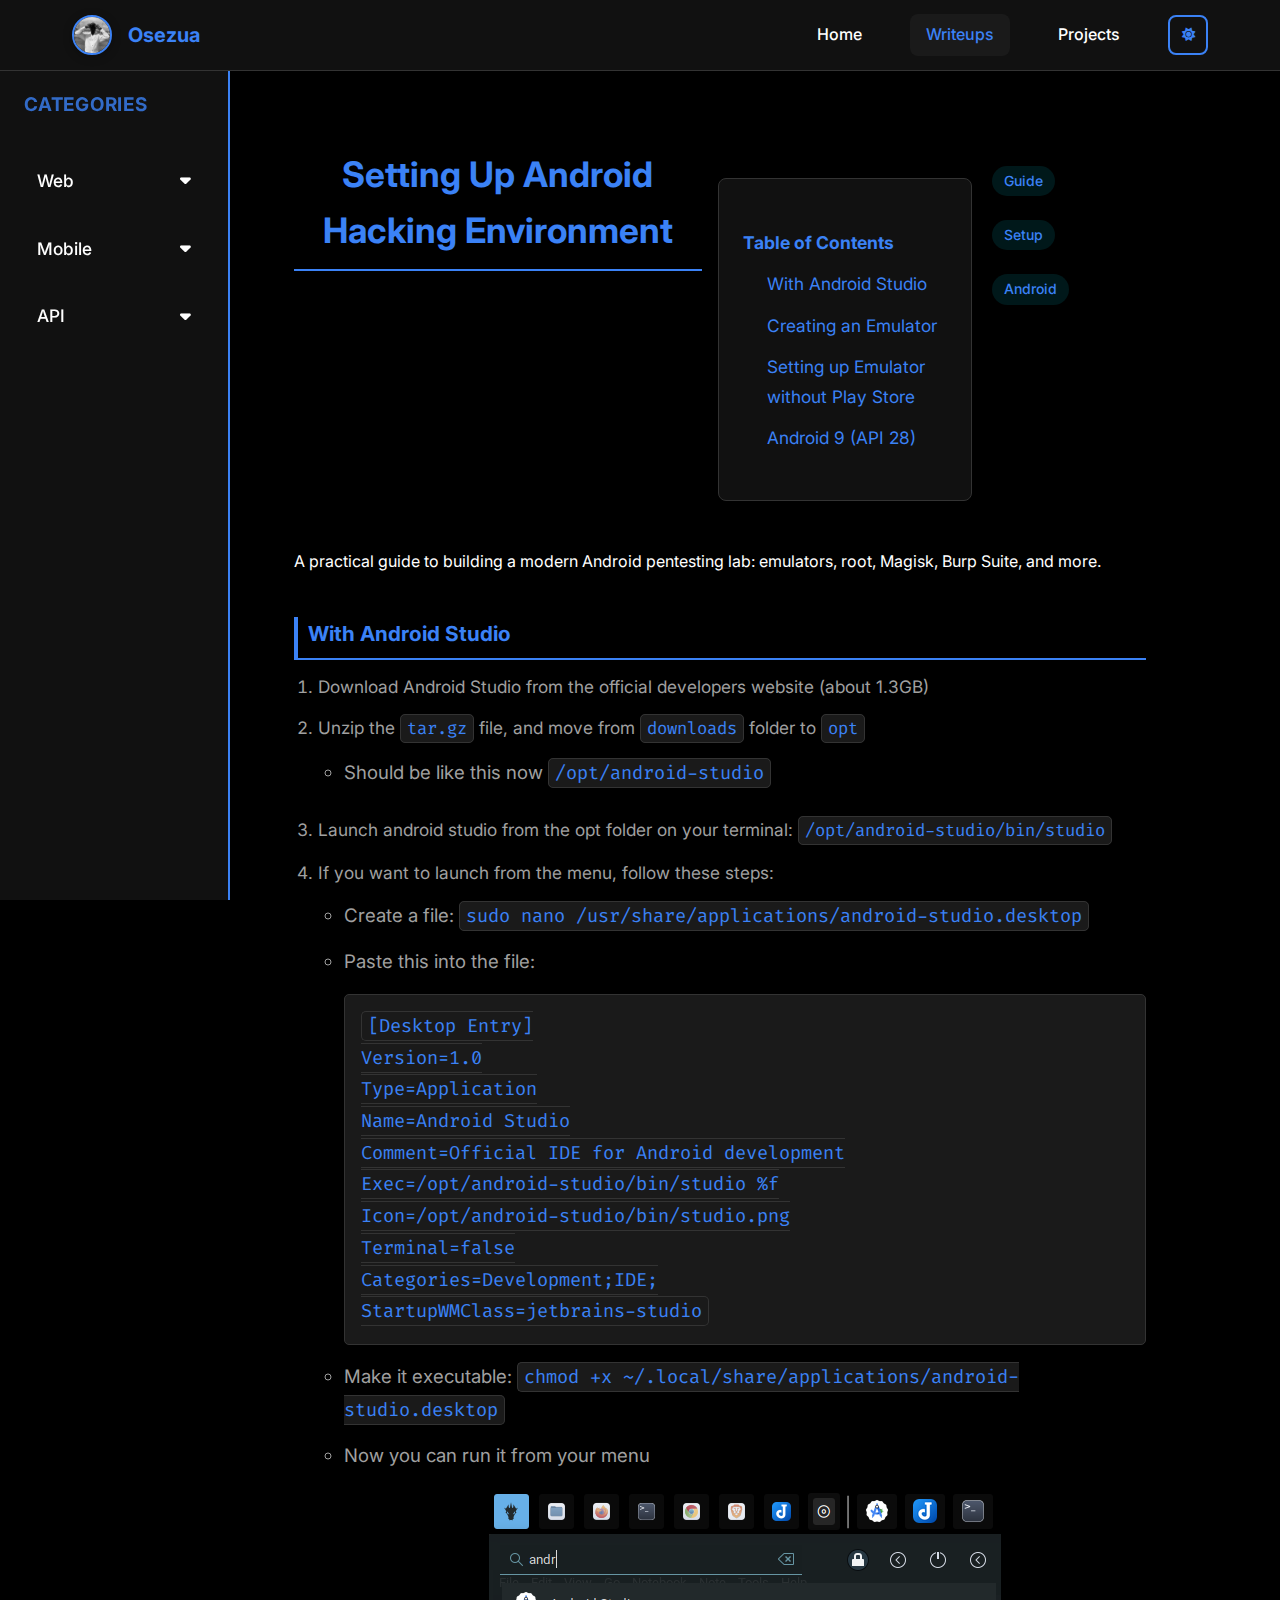
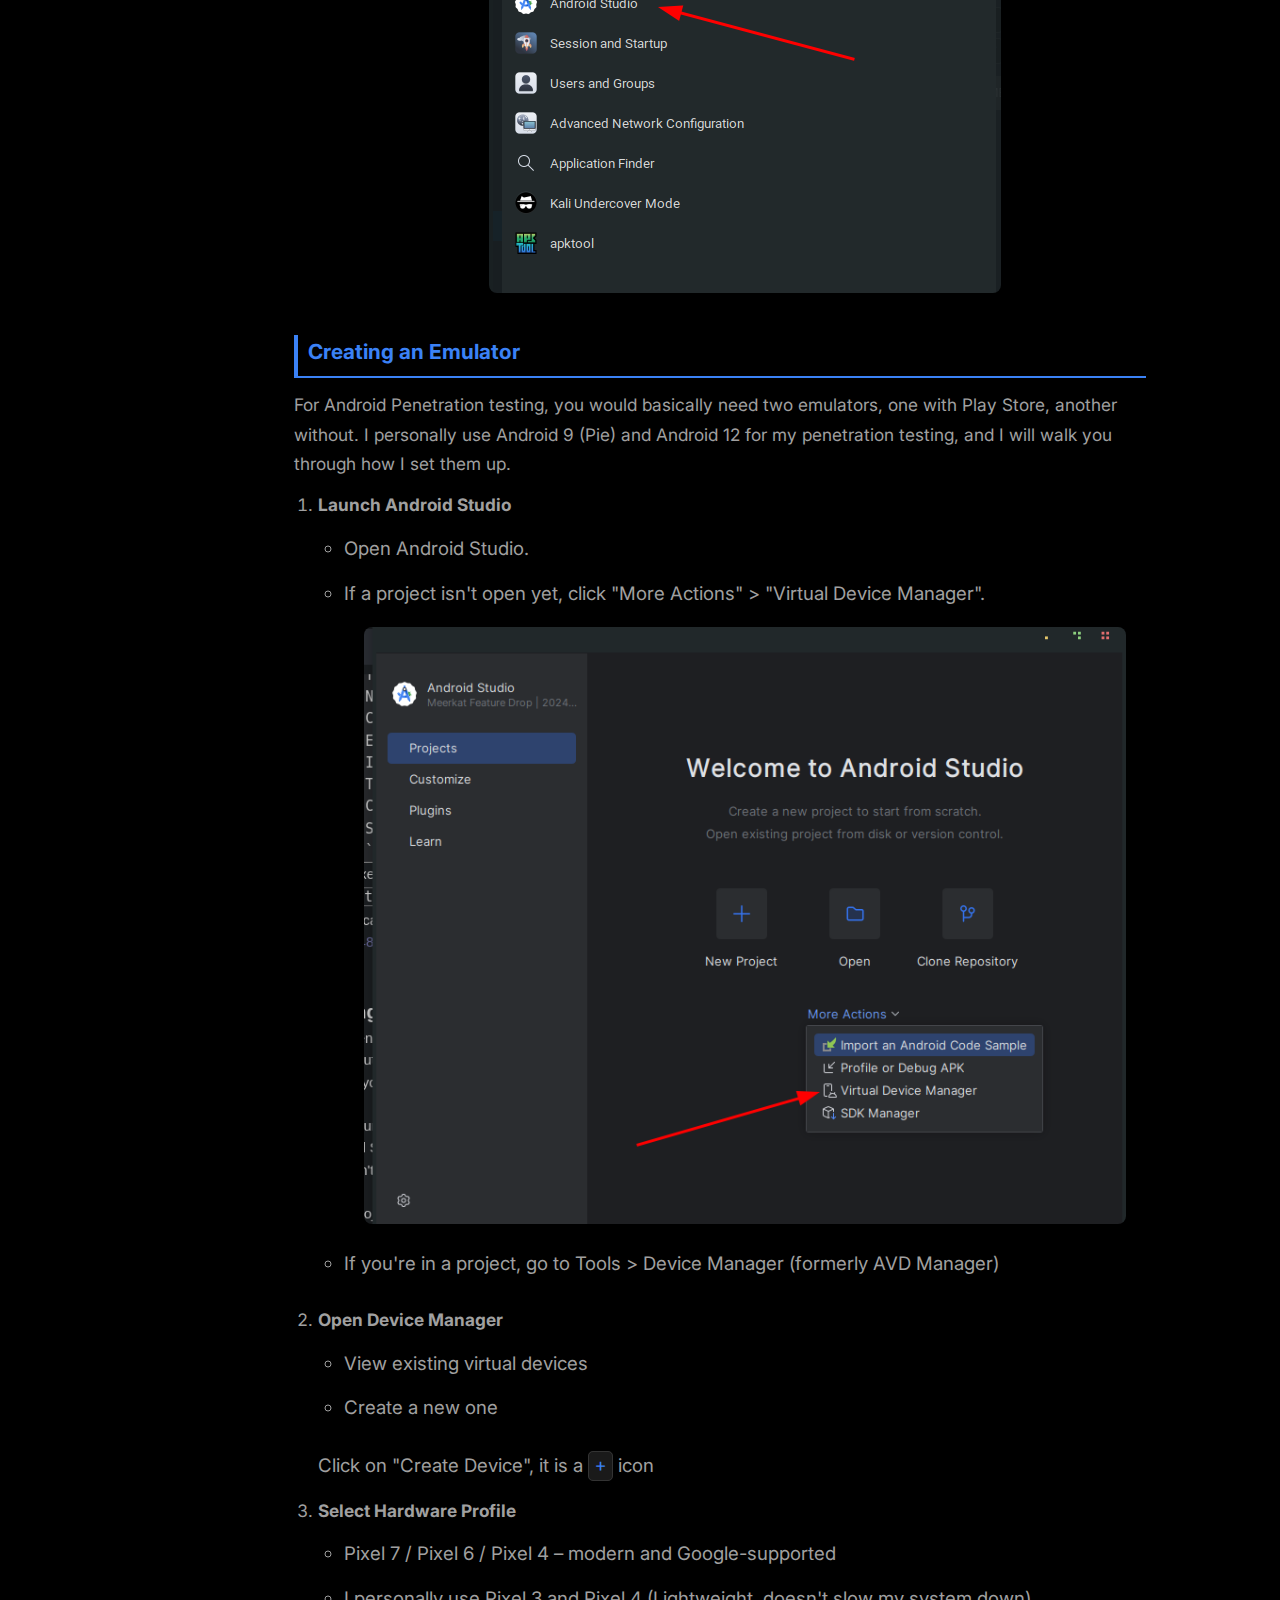
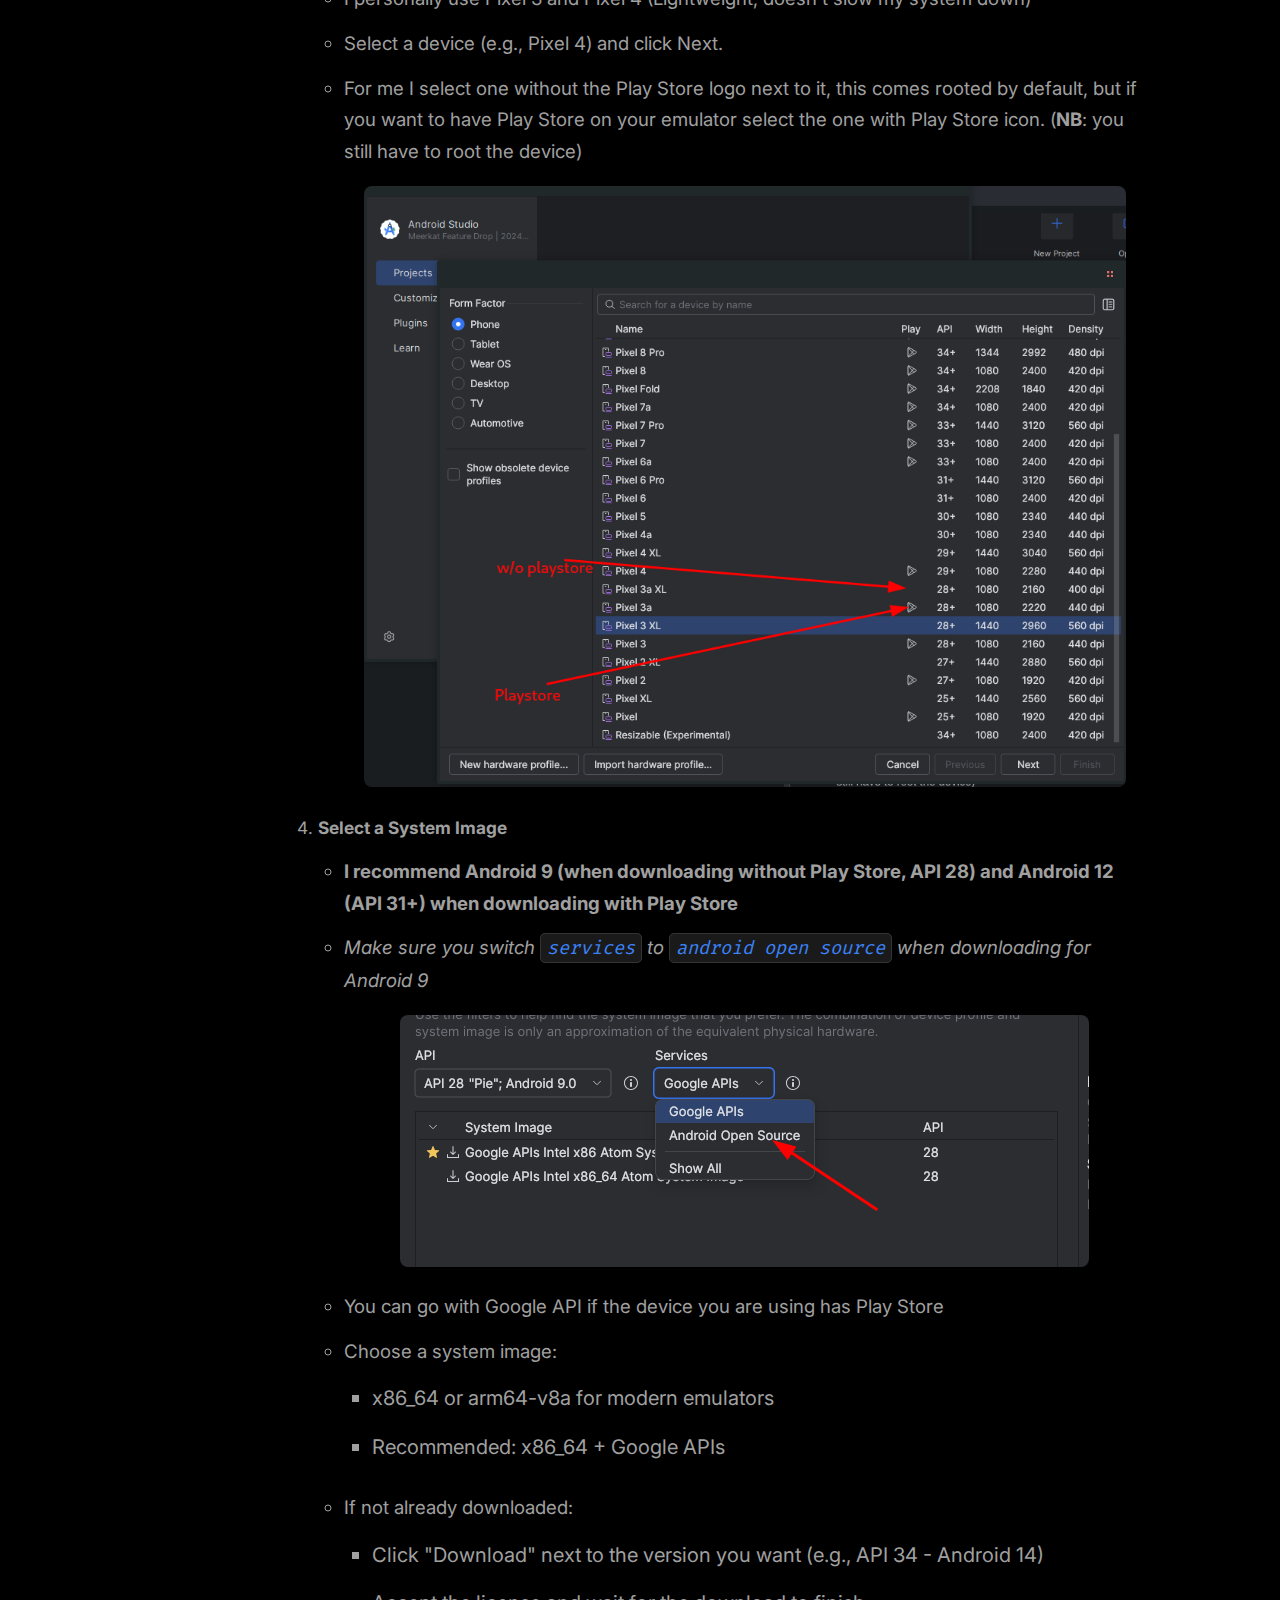
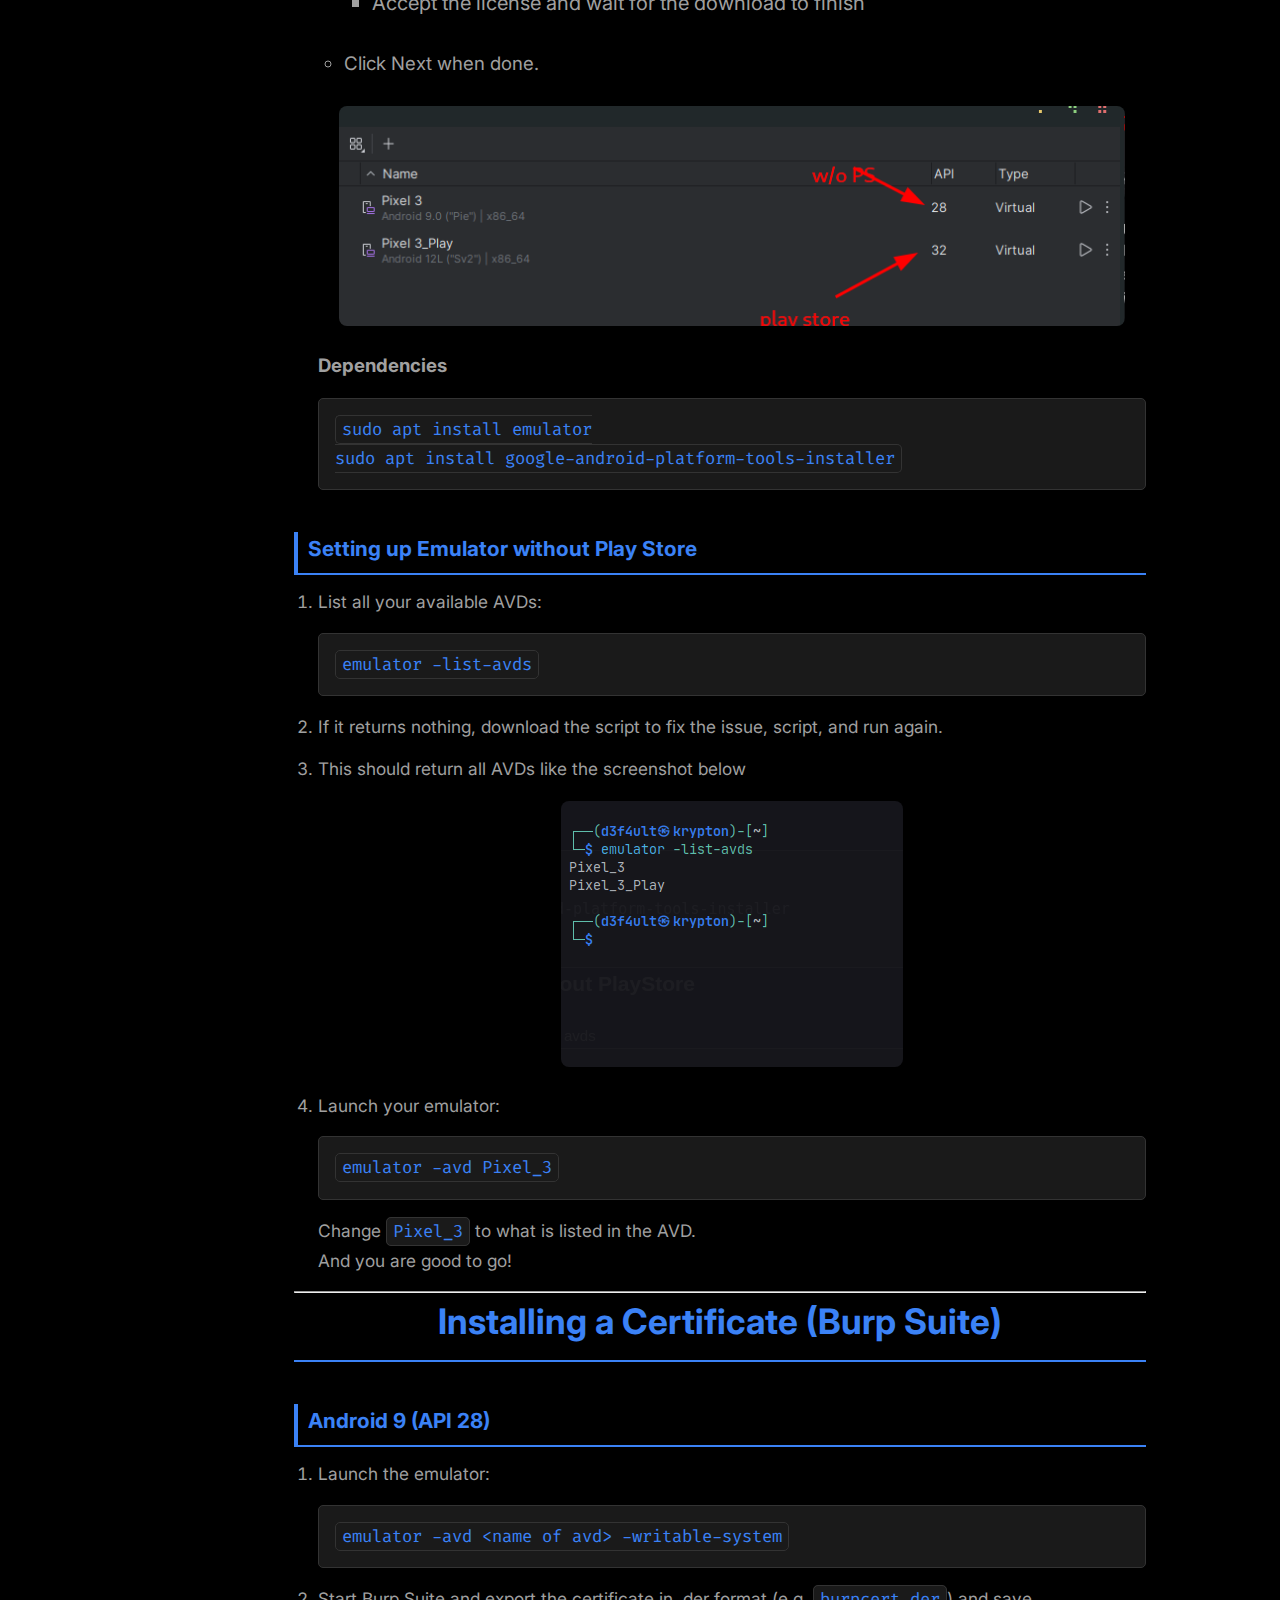
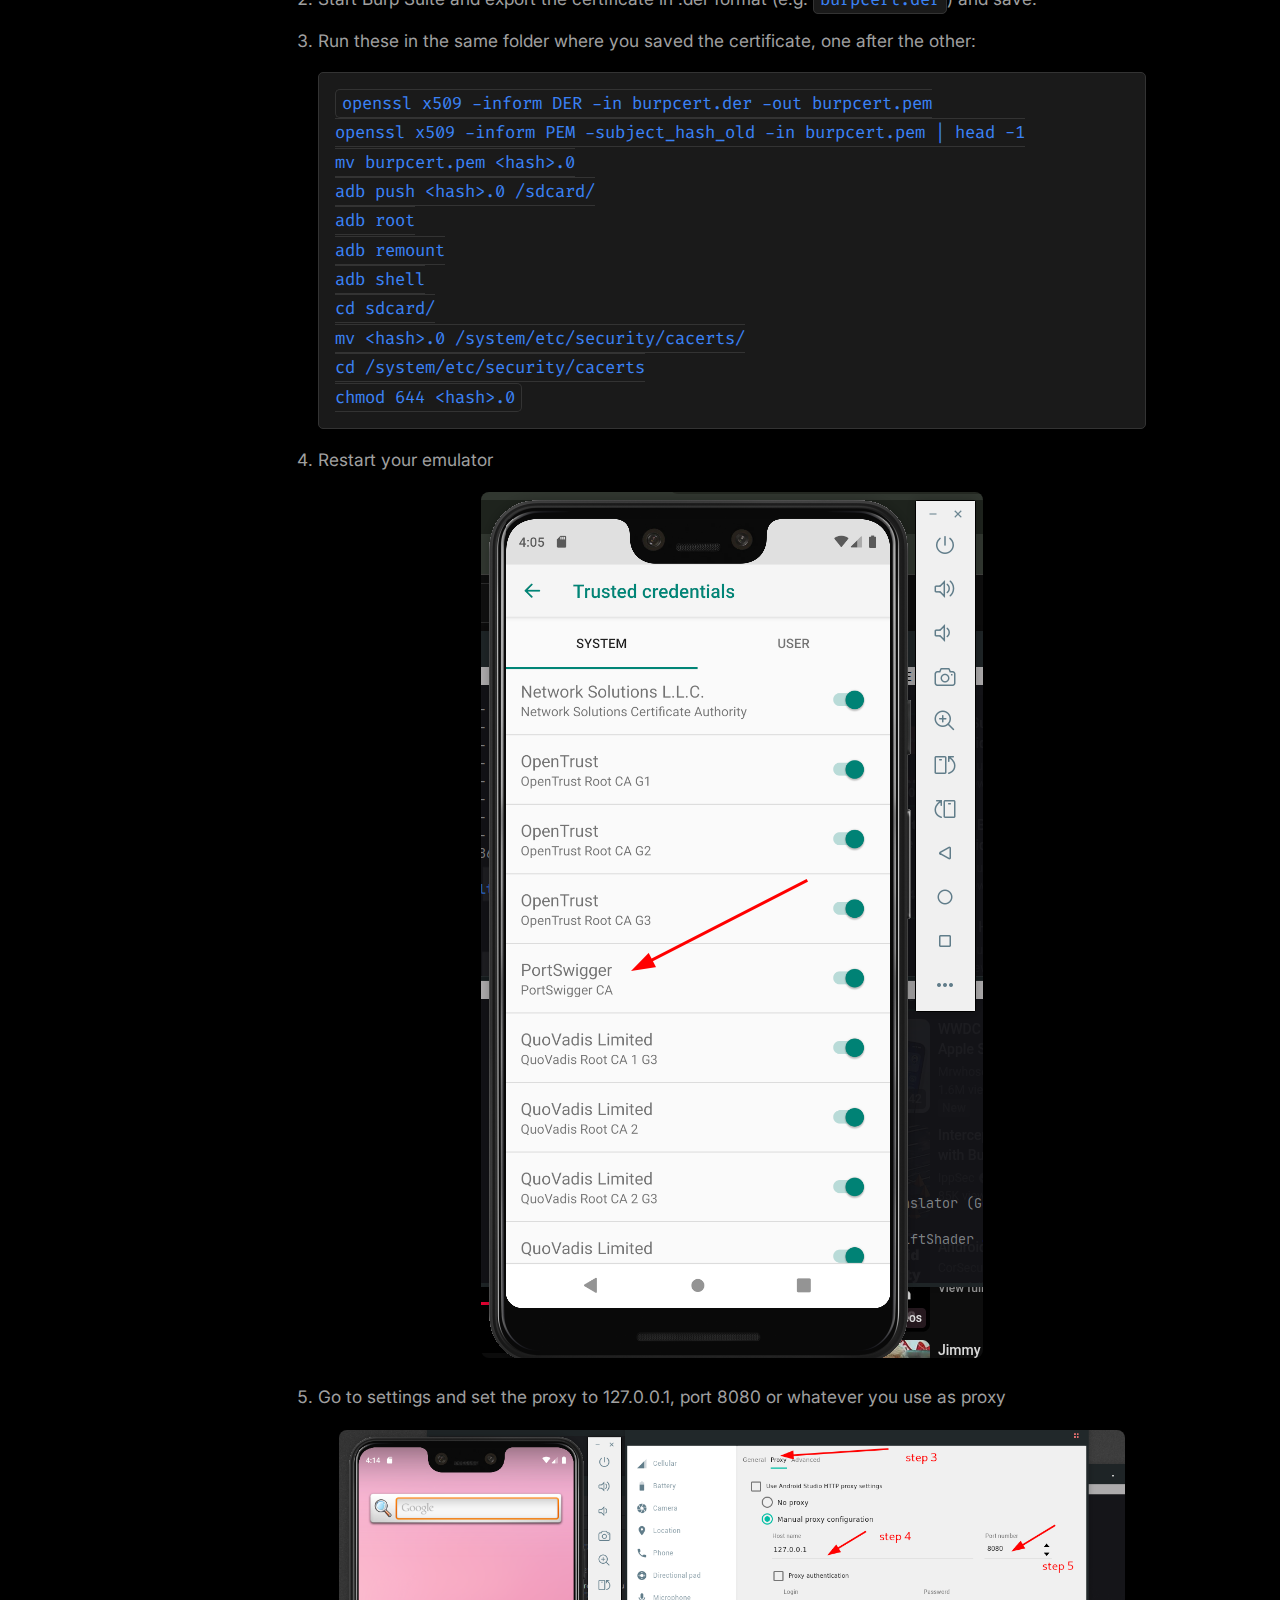
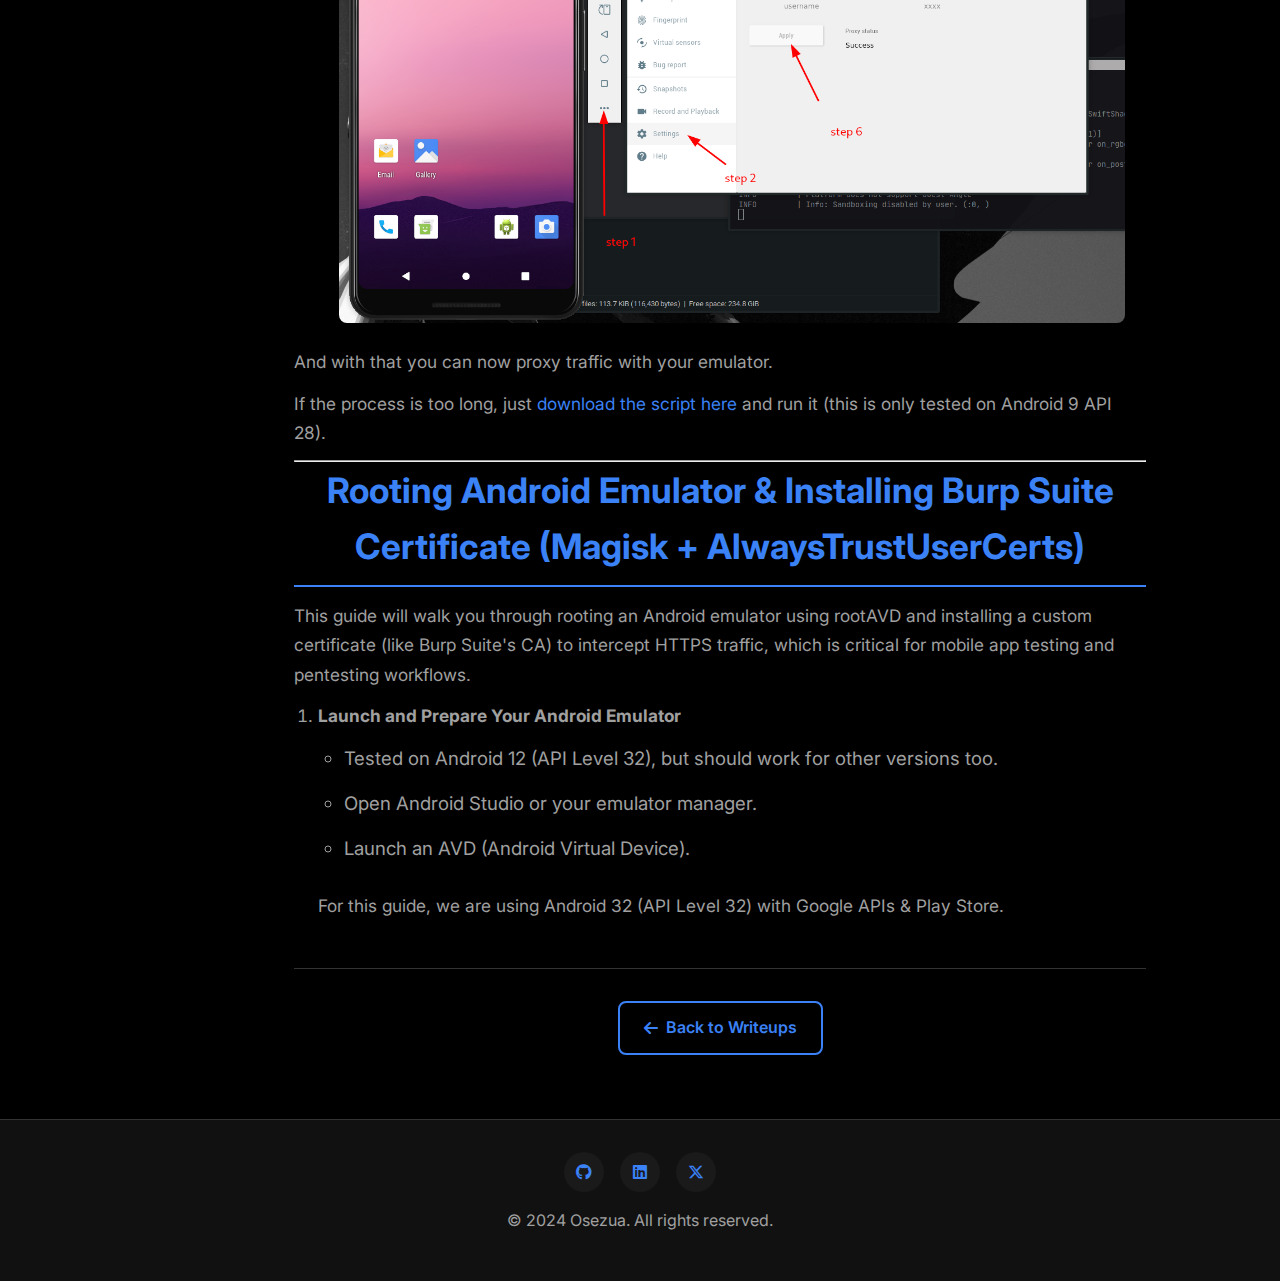
<file: writeups/SETTING UP ANDROID HACKING ENVIRONMENT.html>
<!DOCTYPE html>
<html lang="en">
<head>
  <meta charset="UTF-8">
  <meta name="viewport" content="width=device-width, initial-scale=1.0">
  <title>Setting Up Android Hacking Environment | Osezua</title>
  <meta name="description" content="Complete guide to setting up Android pentesting lab with emulators, root, Magisk, and Burp Suite">
  
  <!-- Fonts -->
  <link rel="preconnect" href="https://fonts.googleapis.com">
  <link rel="preconnect" href="https://fonts.gstatic.com" crossorigin>
  <link href="https://fonts.googleapis.com/css2?family=Inter:wght@400;500;600;700&family=Fira+Code:wght@400;500&display=swap" rel="stylesheet">
  
  <!-- Icons -->
  <link rel="stylesheet" href="https://cdnjs.cloudflare.com/ajax/libs/font-awesome/6.4.2/css/all.min.css">
  
  <!-- Styles -->
  <link rel="stylesheet" href="../global.css">
  <link rel="stylesheet" href="writeups-theme.css">
</head>
<body>


  <!-- Header -->
  <header class="header">
    <div class="header-content">
      <a href="../index.html" class="logo">
        <img src="../images/pp.jpeg" alt="Osezua">
        <span>Osezua</span>
      </a>
      
      <nav class="nav">
        <a href="../index.html" class="nav-link">Home</a>
        <a href="../writeups.html" class="nav-link">Writeups</a>
        <a href="../projects.html" class="nav-link">Projects</a>
        <button class="theme-toggle" aria-label="Toggle theme">
          <i class="fas fa-moon"></i>
        </button>
      </nav>
      
      <div class="hamburger" aria-label="Menu">
        <span></span>
        <span></span>
        <span></span>
      </div>
    </div>
  </header>

  <!-- Mobile Menu -->
  <div class="mobile-menu">
    <nav class="mobile-nav">
      <a href="../index.html" class="mobile-nav-link">Home</a>
      <a href="../writeups.html" class="mobile-nav-link">Writeups</a>
      <a href="../projects.html" class="mobile-nav-link">Projects</a>
    </nav>
  </div>

  <!-- Mobile Side Panel Toggle -->
  <button class="side-panel-toggle" aria-label="Toggle categories">
    <i class="fas fa-bars"></i>
  </button>

  <!-- Side Panel Overlay -->
  <div class="side-panel-overlay"></div>

  <!-- Side Panel -->
  <aside class="side-panel">
    <div class="side-panel-title">Categories</div>
    <div class="side-panel-link" data-panel="web">Web <i class="fas fa-caret-down"></i></div>
    <div class="side-panel-dropdown" id="panel-web">
      <a href="../writeups.html#web-sqli">SQL Injection in Login Portal</a>
      <a href="../writeups.html#web-xss">XSS in Feedback Form</a>
    </div>
    <div class="side-panel-link" data-panel="mobile">Mobile <i class="fas fa-caret-down"></i></div>
    <div class="side-panel-dropdown" id="panel-mobile">
      <a href="./SETTING UP ANDROID HACKING ENVIRONMENT.html">SETTING UP ANDROID HACKING ENVIRONMENT</a>
      <a href="./MHL_Cyclicscanner.html">MHL CyclicScanner</a>
      <a href="./MHL_IOTConnect.html">MHL IOT Connect</a>
      <a href="./MHL_Strings.html">MHL Strings</a>
      <a href="./HACKING LABS-CONFIG EDITOR.html">Config Editor</a>
    </div>
    <div class="side-panel-link" data-panel="api">API <i class="fas fa-caret-down"></i></div>
    <div class="side-panel-dropdown" id="panel-api">
      <a href="./vAPI.html">vAPI Walkthrough</a>
    </div>
  </aside>

  <!-- Main Content -->
  <main class="writeup-plain">
    <div class="writeup-header">
      <h1>Setting Up Android Hacking Environment</h1>
      <div class="writeup-meta">
        <span class="tag">Guide</span>
        <span class="tag">Setup</span>
        <span class="tag">Android</span>
      </div>
    </div>

    <div class="writeup-content">
      <div class="intro-large">
        A practical guide to building a modern Android pentesting lab: emulators, root, Magisk, Burp Suite, and more.
      </div>

      <h2>With Android Studio</h2>
      <ol>
        <li>Download Android Studio from the official developers website (about 1.3GB)</li>
        <li>Unzip the <code>tar.gz</code> file, and move from <code>downloads</code> folder to <code>opt</code>
          <ul>
            <li>Should be like this now <code>/opt/android-studio</code></li>
          </ul>
        </li>
        <li>Launch android studio from the opt folder on your terminal: <code>/opt/android-studio/bin/studio</code></li>
        <li>If you want to launch from the menu, follow these steps:
          <ul>
            <li>Create a file: <code>sudo nano /usr/share/applications/android-studio.desktop</code></li>
            <li>Paste this into the file:
              <pre><code>[Desktop Entry]
Version=1.0
Type=Application
Name=Android Studio
Comment=Official IDE for Android development
Exec=/opt/android-studio/bin/studio %f
Icon=/opt/android-studio/bin/studio.png
Terminal=false
Categories=Development;IDE;
StartupWMClass=jetbrains-studio</code></pre>
            </li>
            <li>Make it executable: <code>chmod +x ~/.local/share/applications/android-studio.desktop</code></li>
            <li>Now you can run it from your menu <img src="./avd_resources/3e0d215f40484044b3114de3cff6b5f3.png" alt="Android Studio menu icon"></li>
          </ul>
        </li>
      </ol>

      <h2 id="creating-an-emulator">Creating an Emulator</h2>
      <p>For Android Penetration testing, you would basically need two emulators, one with Play Store, another without. I personally use Android 9 (Pie) and Android 12 for my penetration testing, and I will walk you through how I set them up.</p>
      <ol>
        <li>
          <strong>Launch Android Studio</strong>
          <ul>
            <li>Open Android Studio.</li>
            <li>If a project isn't open yet, click "More Actions" &gt; "Virtual Device Manager". <img src="./avd_resources/698199cd311d4eedb3a7cabd1ab485d7.png" alt="Virtual Device Manager"></li>
            <li>If you're in a project, go to Tools &gt; Device Manager (formerly AVD Manager)</li>
          </ul>
        </li>
        <li>
          <strong>Open Device Manager</strong>
          <ul>
            <li>View existing virtual devices</li>
            <li>Create a new one</li>
          </ul>
          <p>Click on "Create Device", it is a <code>+</code> icon</p>
        </li>
        <li>
          <strong>Select Hardware Profile</strong>
          <ul>
            <li>Pixel 7 / Pixel 6 / Pixel 4 – modern and Google-supported</li>
            <li>I personally use Pixel 3 and Pixel 4 (Lightweight, doesn't slow my system down)</li>
            <li>Select a device (e.g., Pixel 4) and click Next.</li>
            <li>For me I select one without the Play Store logo next to it, this comes rooted by default, but if you want to have Play Store on your emulator select the one with Play Store icon. (<strong>NB</strong>: you still have to root the device) <img src="./avd_resources/82cb48806d9a4742b19041bc2184ab37.png" alt="Select device"></li>
          </ul>
        </li>
        <li>
          <strong>Select a System Image</strong>
          <ul>
            <li><strong>I recommend Android 9 (when downloading without Play Store, API 28) and Android 12 (API 31+) when downloading with Play Store</strong></li>
            <li><em>Make sure you switch <code>services</code> to <code>android open source</code> when downloading for Android 9</em> <img src="./avd_resources/8afe5d5635e5422799e21b68d4827cc3.png" alt="Switch services"></li>
            <li>You can go with Google API if the device you are using has Play Store</li>
            <li>Choose a system image:
              <ul>
                <li>x86_64 or arm64-v8a for modern emulators</li>
                <li>Recommended: x86_64 + Google APIs</li>
              </ul>
            </li>
            <li>If not already downloaded:
              <ul>
                <li>Click "Download" next to the version you want (e.g., API 34 - Android 14)</li>
                <li>Accept the license and wait for the download to finish</li>
              </ul>
            </li>
            <li>Click Next when done.</li>
          </ul>
          <img src="./avd_resources/b1441fc7a2c34136b1044b11bf363102.png" alt="System image selection">
          <p><strong>Dependencies</strong></p>
          <pre><code>sudo apt install emulator
sudo apt install google-android-platform-tools-installer</code></pre>
        </li>
      </ol>

      <h2 id="setting-up-emulator-without-playstore">Setting up Emulator without Play Store</h2>
      <ol>
        <li>List all your available AVDs:
          <pre><code>emulator -list-avds</code></pre>
        </li>
        <li>If it returns nothing, download the script to fix the issue, script, and run again.</li>
        <li>This should return all AVDs like the screenshot below <img src="./avd_resources/4bed7d1e624442bbaa859afb38e51cc0.png" alt="AVD list"></li>
        <li>Launch your emulator:
          <pre><code>emulator -avd Pixel_3</code></pre>
          <span>Change <code>Pixel_3</code> to what is listed in the AVD.<br>And you are good to go!</span>
        </li>
      </ol>
      <hr>

      <h1 id="installing-a-certificate-burp-suite">Installing a Certificate (Burp Suite)</h1>
      <h2 id="android-9-api-28">Android 9 (API 28)</h2>
      <ol>
        <li>Launch the emulator:
          <pre><code>emulator -avd &lt;name of avd&gt; -writable-system</code></pre>
        </li>
        <li>Start Burp Suite and export the certificate in .der format (e.g. <code>burpcert.der</code>) and save.</li>
        <li>Run these in the same folder where you saved the certificate, one after the other:
          <pre><code>openssl x509 -inform DER -in burpcert.der -out burpcert.pem
openssl x509 -inform PEM -subject_hash_old -in burpcert.pem | head -1
mv burpcert.pem &lt;hash&gt;.0
adb push &lt;hash&gt;.0 /sdcard/
adb root
adb remount
adb shell
cd sdcard/
mv &lt;hash&gt;.0 /system/etc/security/cacerts/
cd /system/etc/security/cacerts
chmod 644 &lt;hash&gt;.0</code></pre>
        </li>
        <li>Restart your emulator <img src="./avd_resources/0328425380ae40fa81fbb283c9abe3c6.png" alt="Restart emulator"></li>
        <li>Go to settings and set the proxy to 127.0.0.1, port 8080 or whatever you use as proxy <img src="./avd_resources/07ef79cac0484638978a8db0b5342063.png" alt="Set proxy"></li>
      </ol>
      <p>And with that you can now proxy traffic with your emulator.</p>
      <p>
        If the process is too long, just 
        <a href="../Projects/android-lab-scripts.html" target="_blank">download the script here</a> 
        and run it (this is only tested on Android 9 API 28).
      </p>
      <hr>

      <h1 id="rooting-android-emulator-installing-burp-suite-certificate-magisk-alwaystrustusercerts">Rooting Android Emulator & Installing Burp Suite Certificate (Magisk + AlwaysTrustUserCerts)</h1>
      <p>This guide will walk you through rooting an Android emulator using rootAVD and installing a custom certificate (like Burp Suite's CA) to intercept HTTPS traffic, which is critical for mobile app testing and pentesting workflows.</p>
      <ol>
        <li>
          <strong>Launch and Prepare Your Android Emulator</strong>
          <ul>
            <li>Tested on Android 12 (API Level 32), but should work for other versions too.</li>
            <li>Open Android Studio or your emulator manager.</li>
            <li>Launch an AVD (Android Virtual Device).</li>
          </ul>
          <span>For this guide, we are using Android 32 (API Level 32) with Google APIs & Play Store.</span>
        </li>
      </ol>
    </div>

    <div class="writeup-navigation">
      <a href="../writeups.html" class="btn btn-secondary">
        <i class="fas fa-arrow-left"></i>
        Back to Writeups
      </a>
    </div>
  </main>

  <!-- Footer -->
  <footer class="footer">
    <div class="social-links">
      <a href="https://github.com/0s3zu4" target="_blank" class="social-link" title="GitHub">
        <i class="fab fa-github"></i>
      </a>
      <a href="https://www.linkedin.com/in/osezua-agboifoh/" target="_blank" class="social-link" title="LinkedIn">
        <i class="fab fa-linkedin"></i>
      </a>
      <a href="https://x.com/__zua" target="_blank" class="social-link" title="X (Twitter)">
        <i class="fab fa-x-twitter"></i>
      </a>
    </div>
    <p>&copy; 2024 Osezua. All rights reserved.</p>
  </footer>

  <!-- Scripts -->
  <script src="../global.js"></script>
  <script src="writeups-theme.js"></script>
  <script>
    // Mobile side panel toggle for writeup pages
    document.addEventListener('DOMContentLoaded', () => {
      const sidePanelToggle = document.querySelector('.side-panel-toggle');
      const sidePanel = document.querySelector('.side-panel');
      const sidePanelOverlay = document.querySelector('.side-panel-overlay');
      
      // Mobile side panel toggle
      if (sidePanelToggle && sidePanel && sidePanelOverlay) {
        sidePanelToggle.addEventListener('click', () => {
          sidePanel.classList.toggle('active');
          sidePanelOverlay.classList.toggle('active');
          sidePanelToggle.classList.toggle('active');
        });
        
        // Close side panel when clicking overlay
        sidePanelOverlay.addEventListener('click', () => {
          sidePanel.classList.remove('active');
          sidePanelOverlay.classList.remove('active');
          sidePanelToggle.classList.remove('active');
        });
      }
    });
  </script>
</body>
</html>
</file>
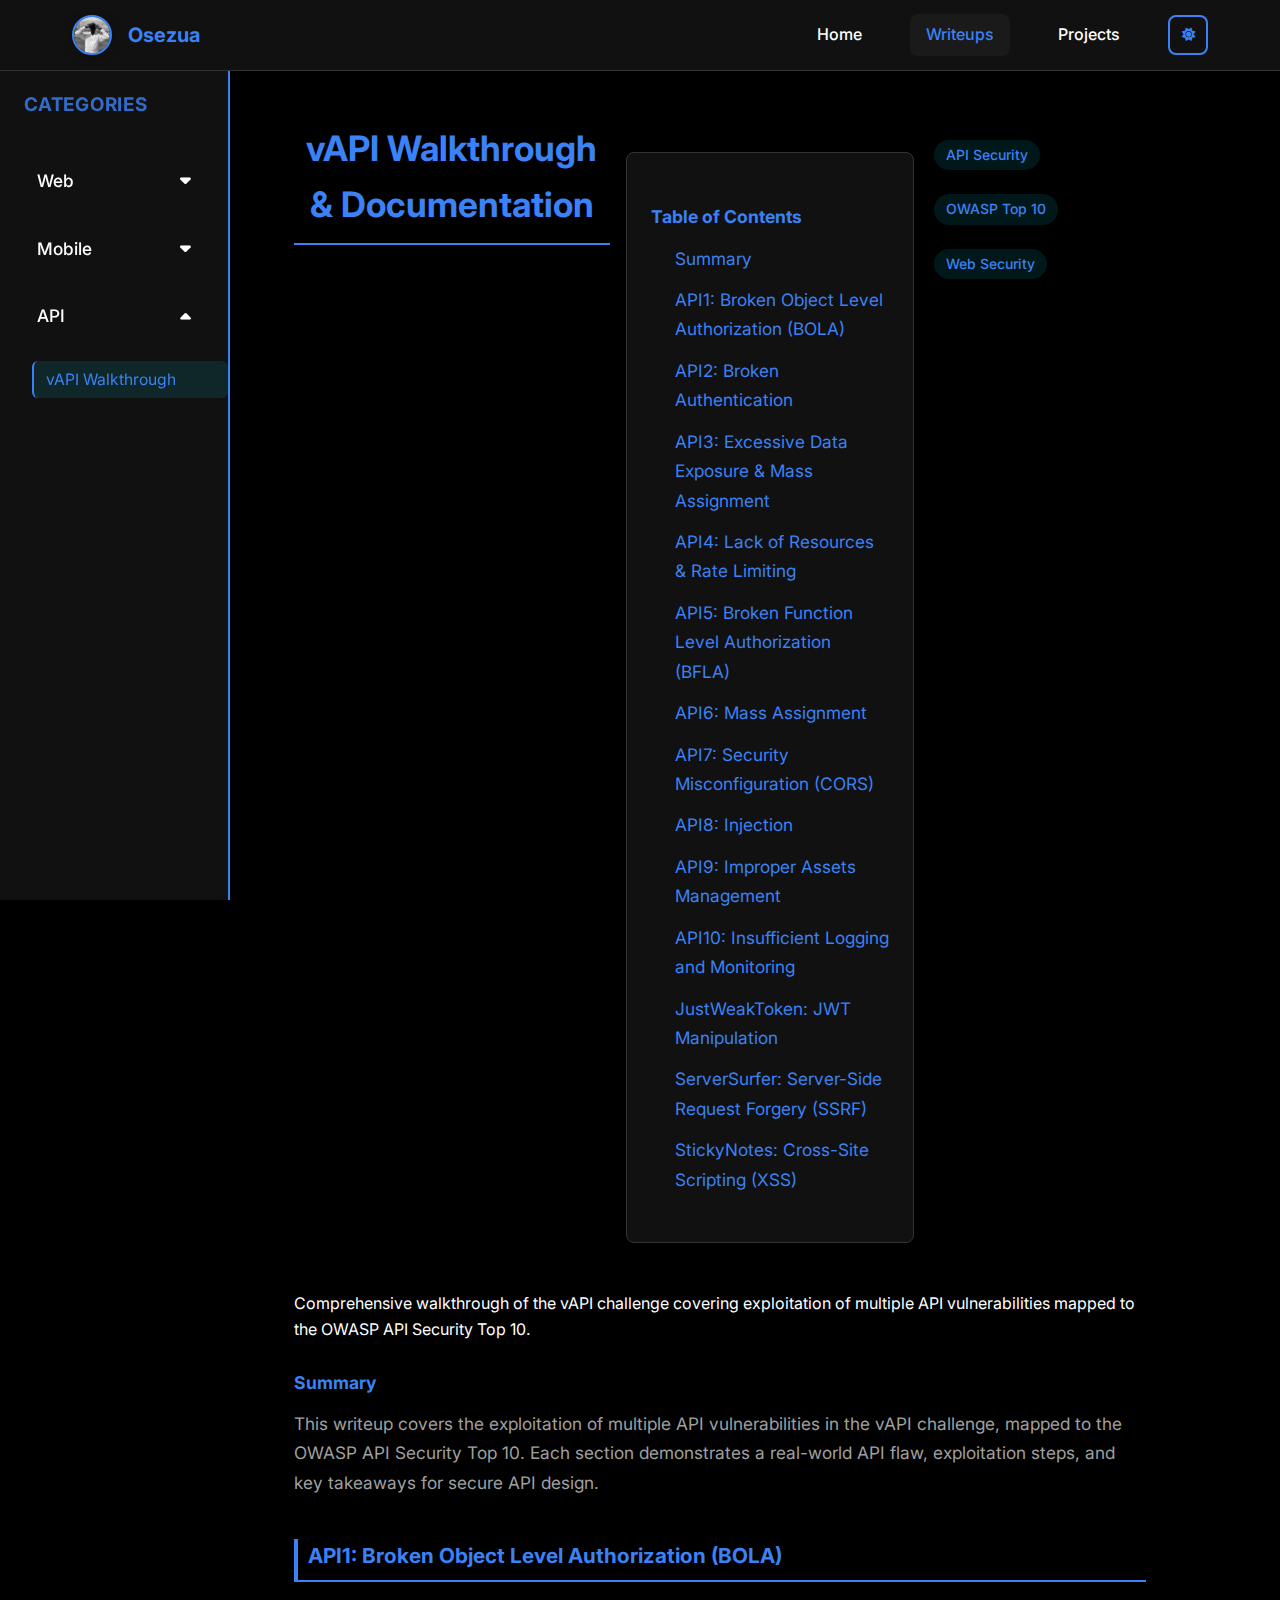
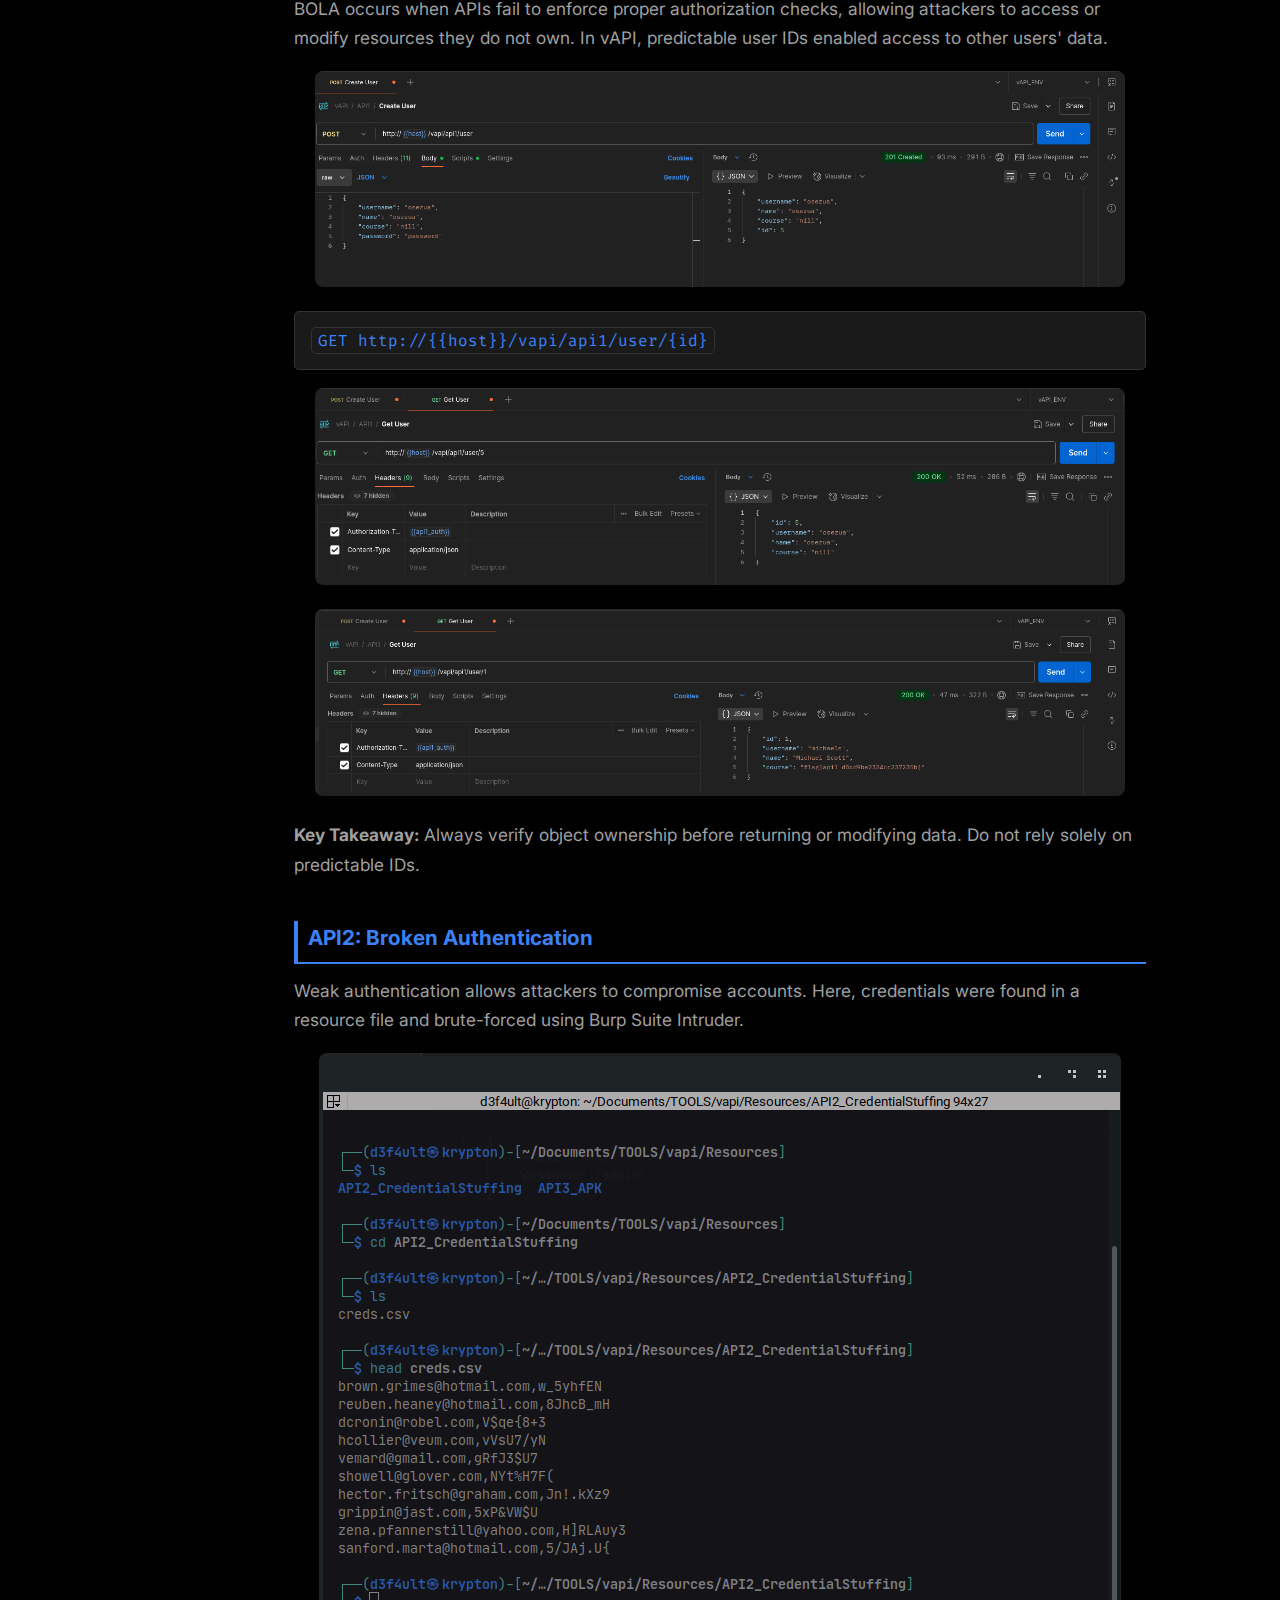
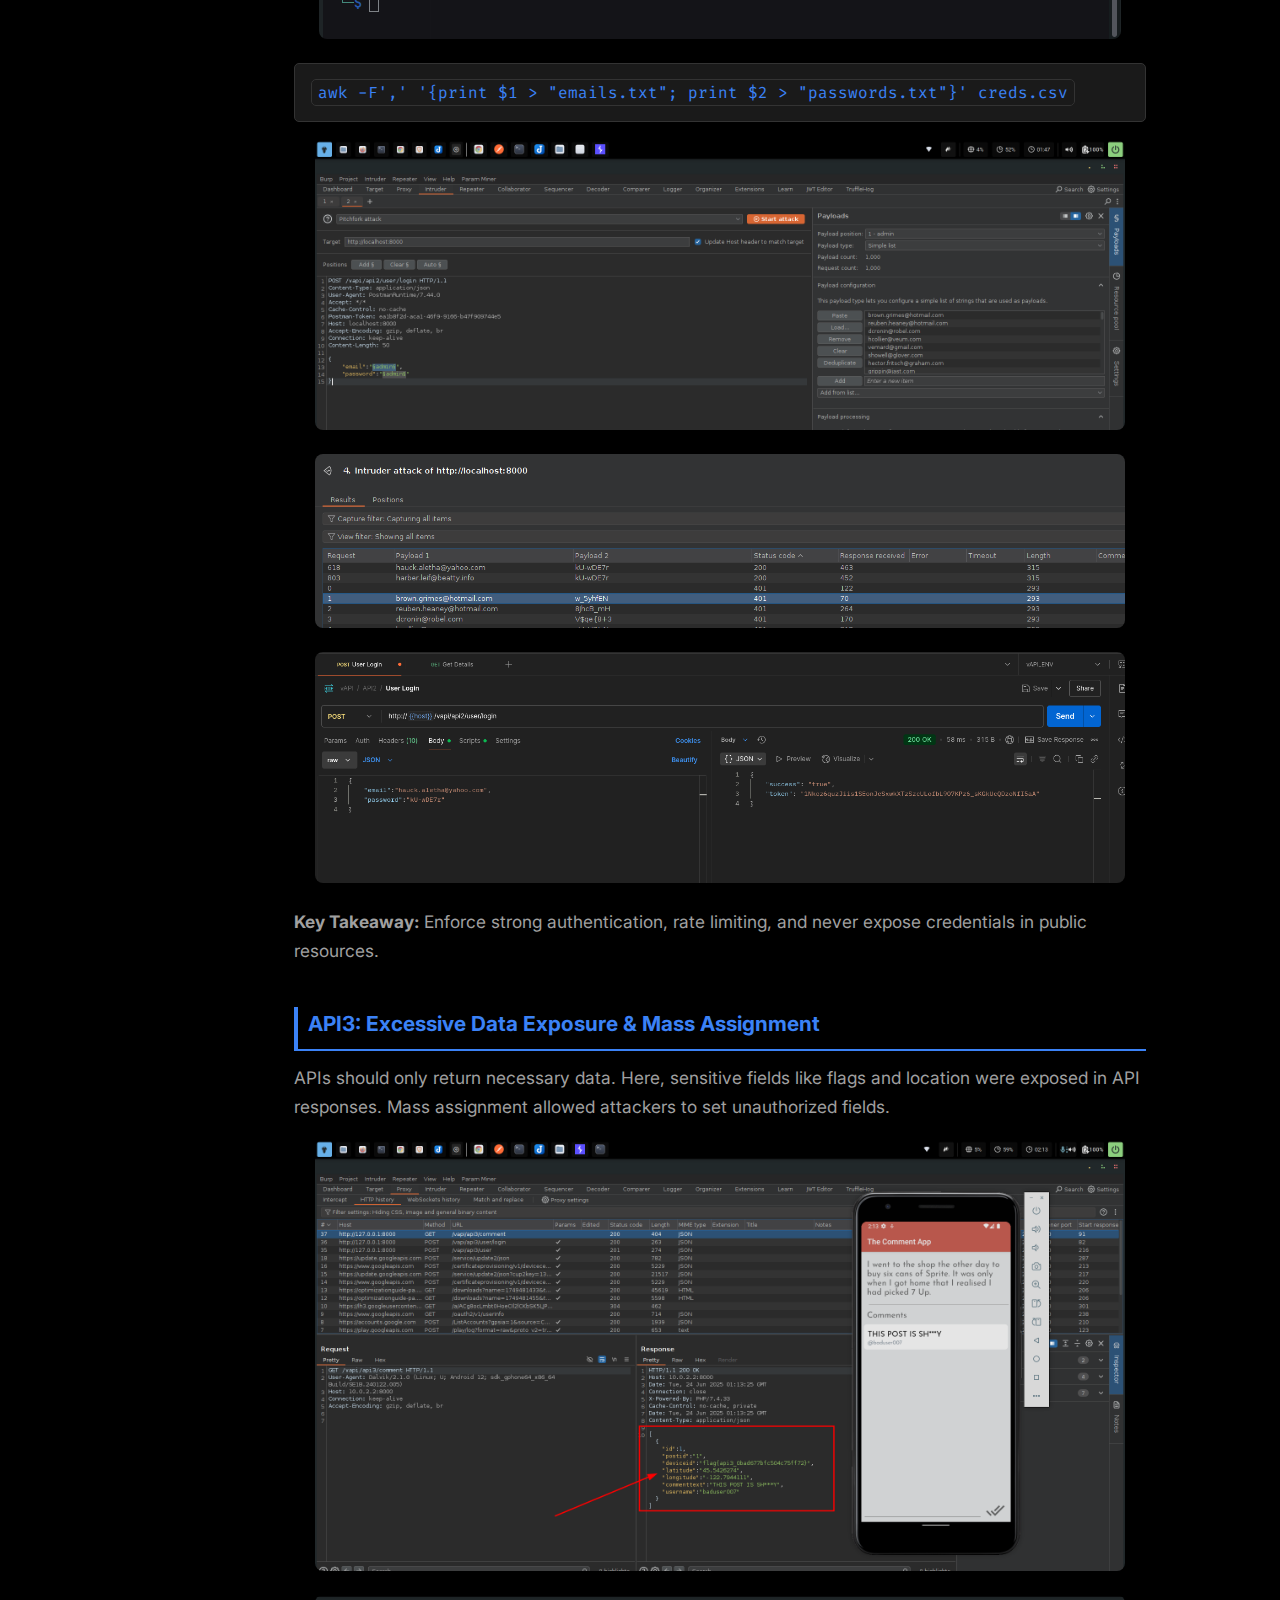
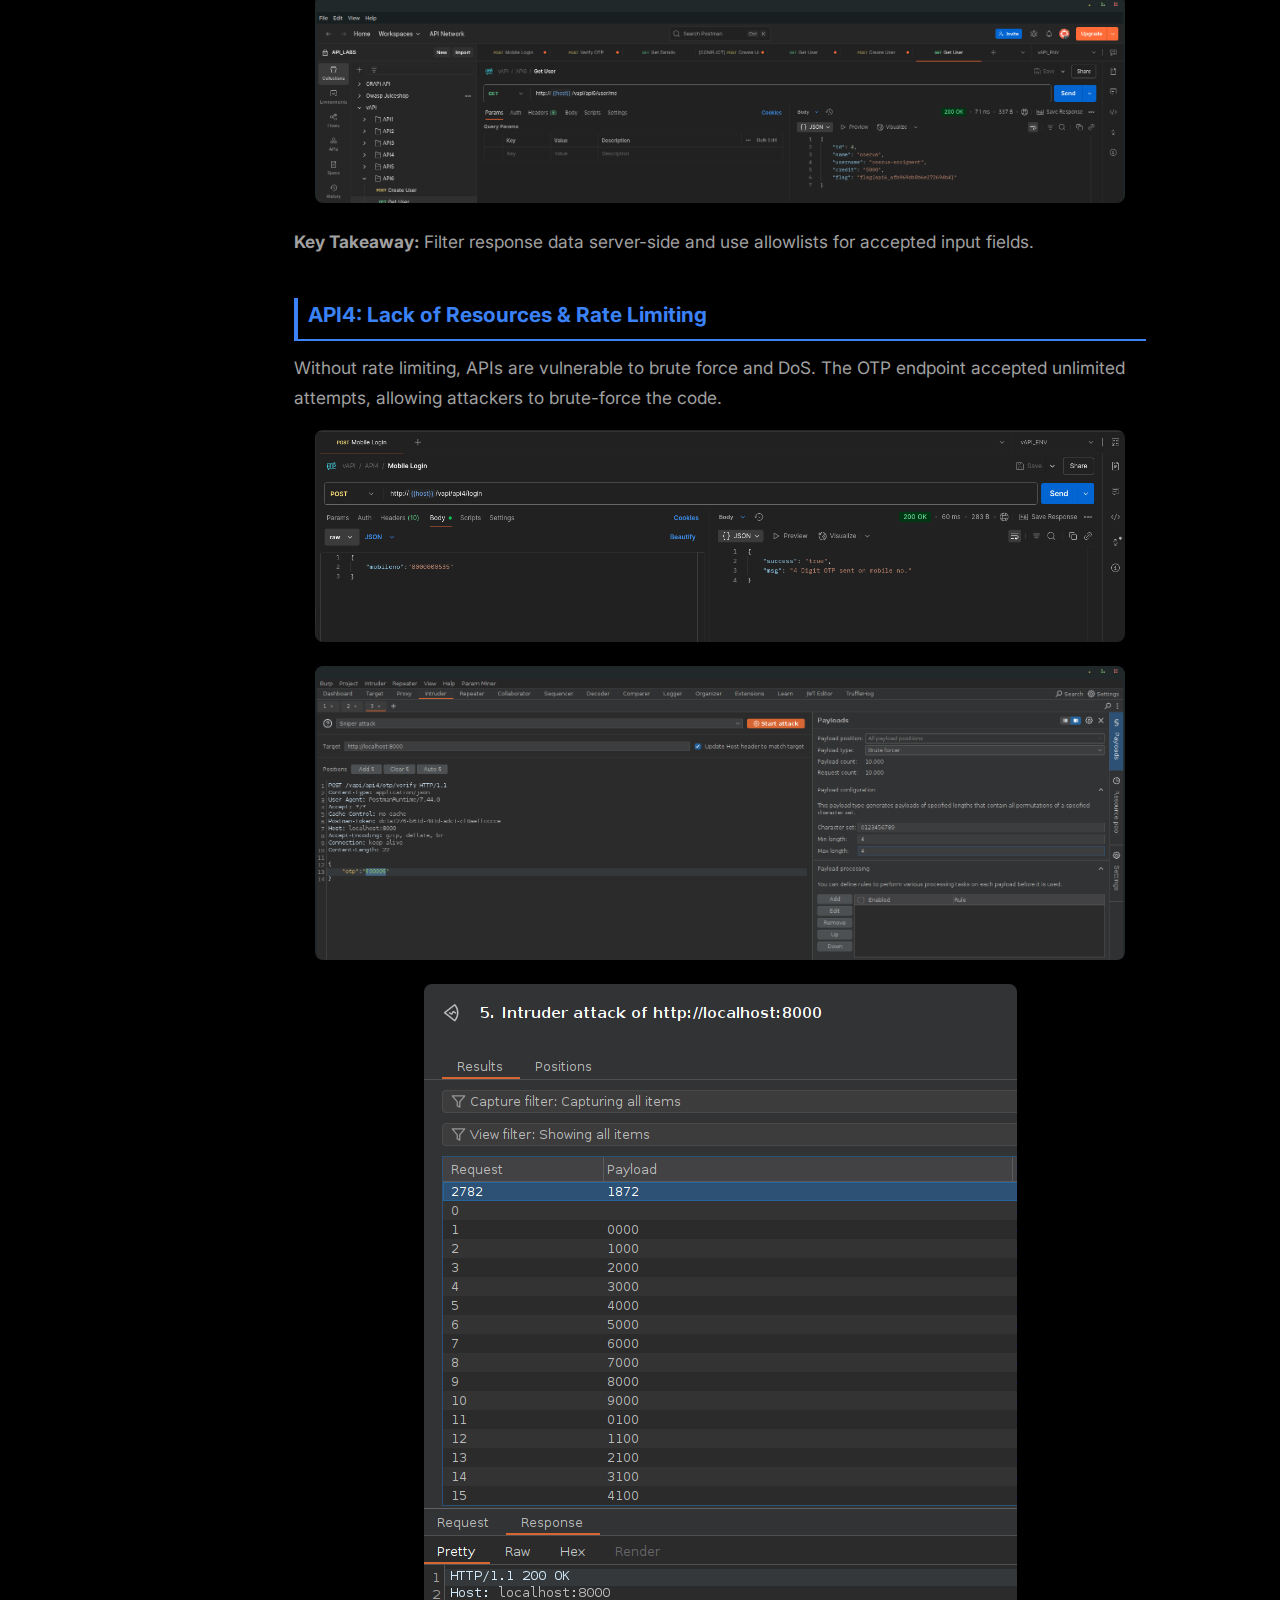
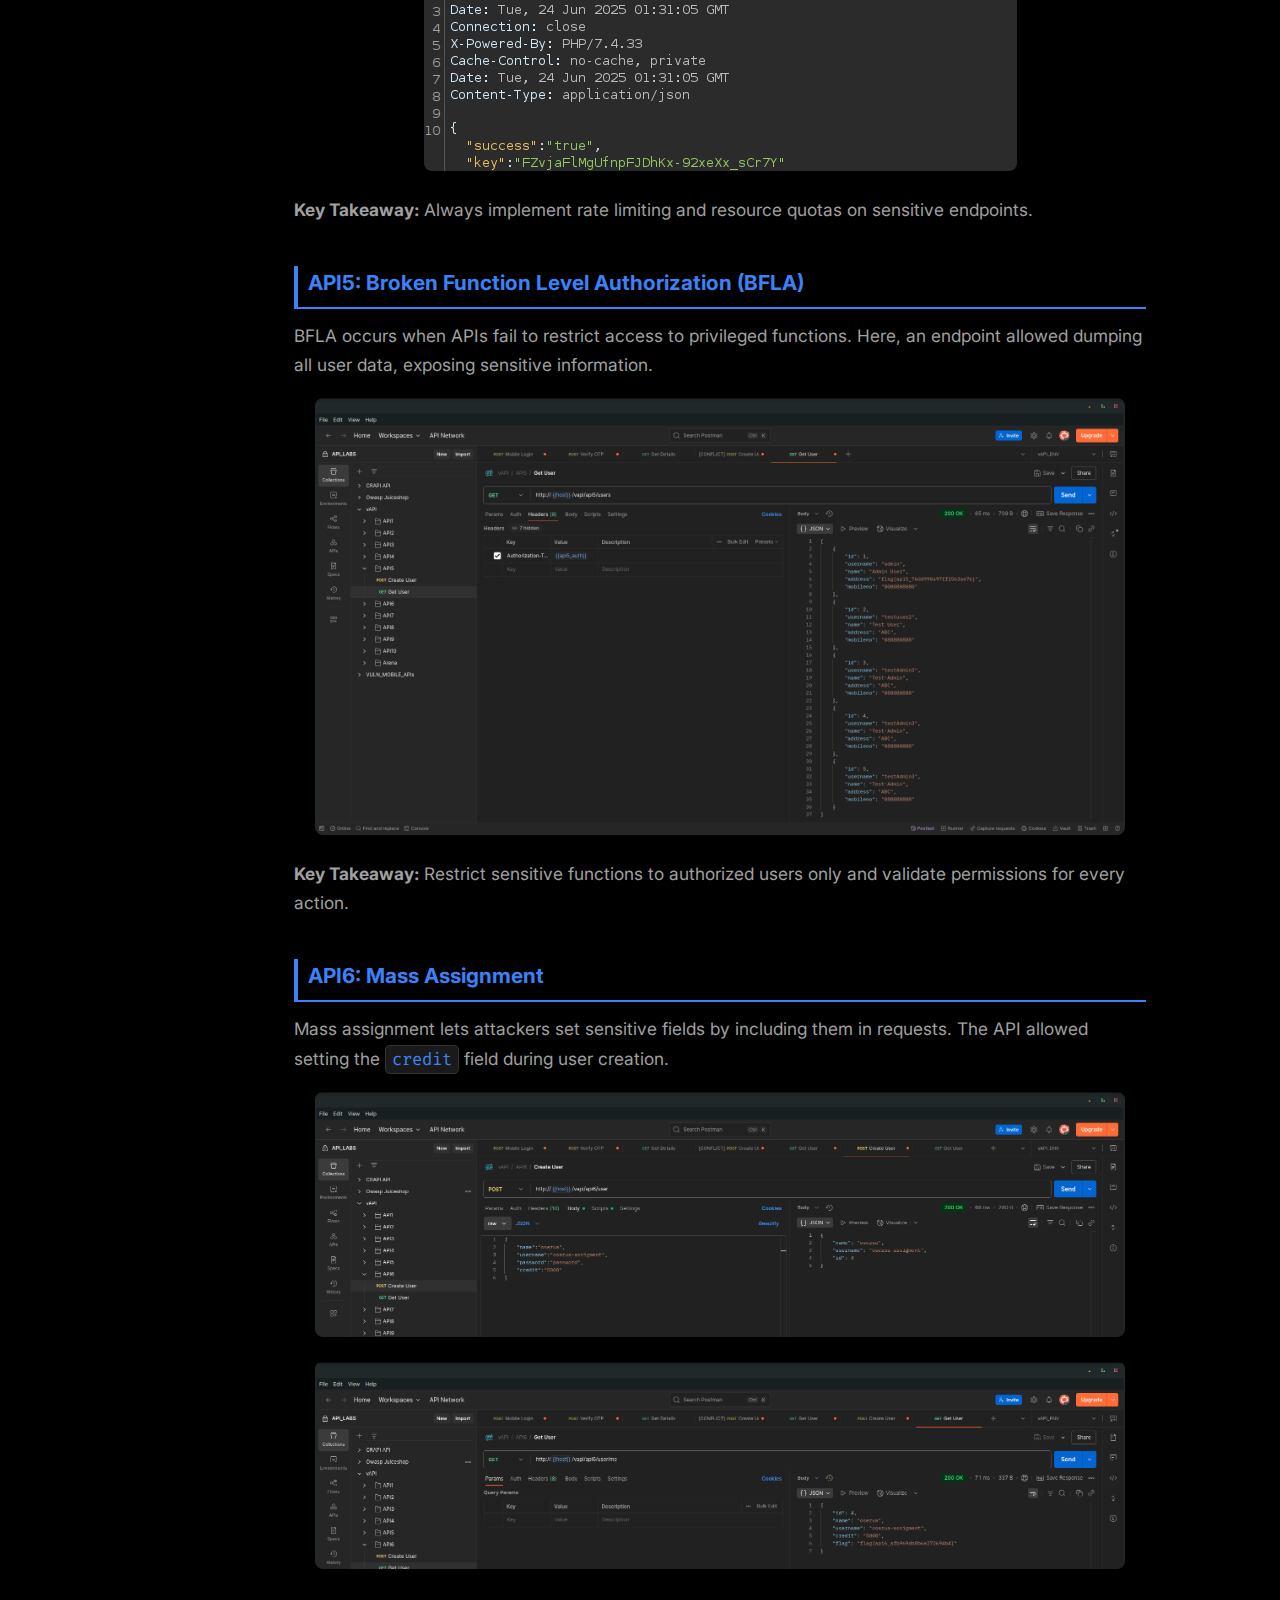
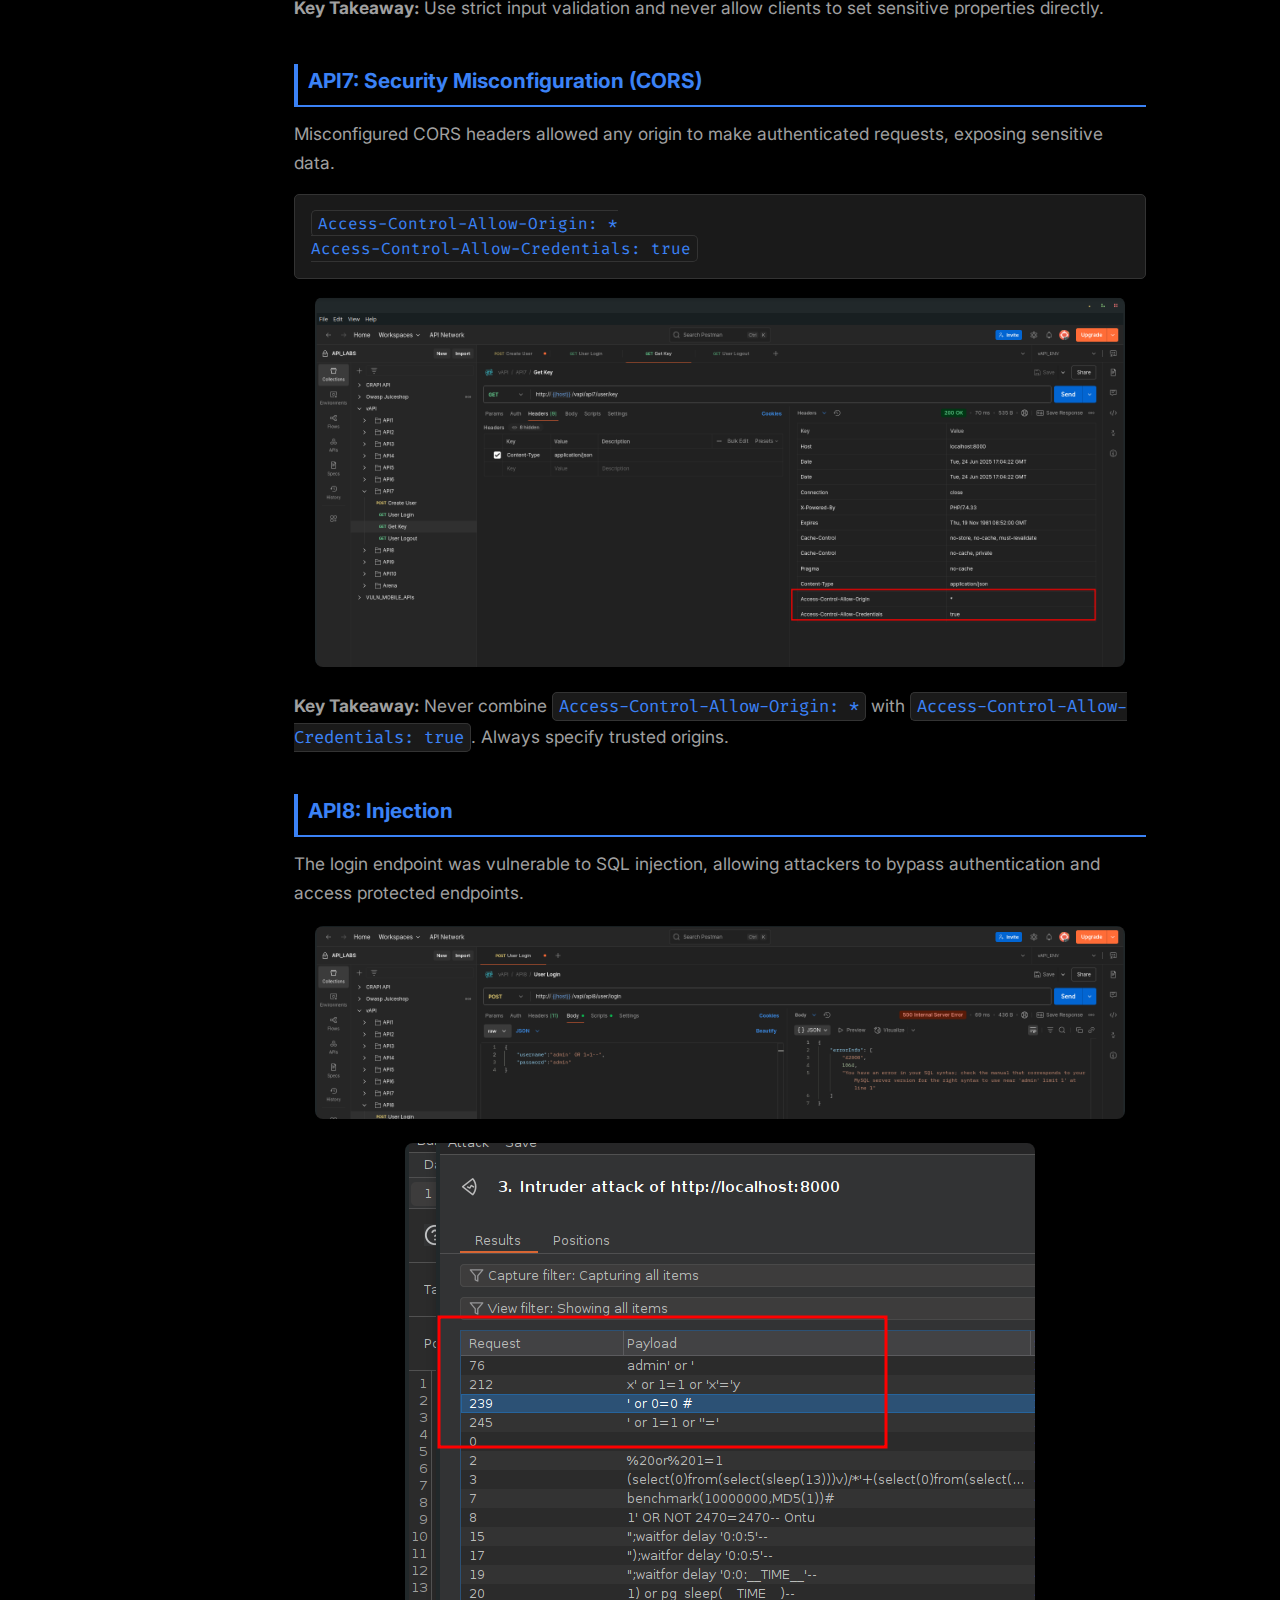
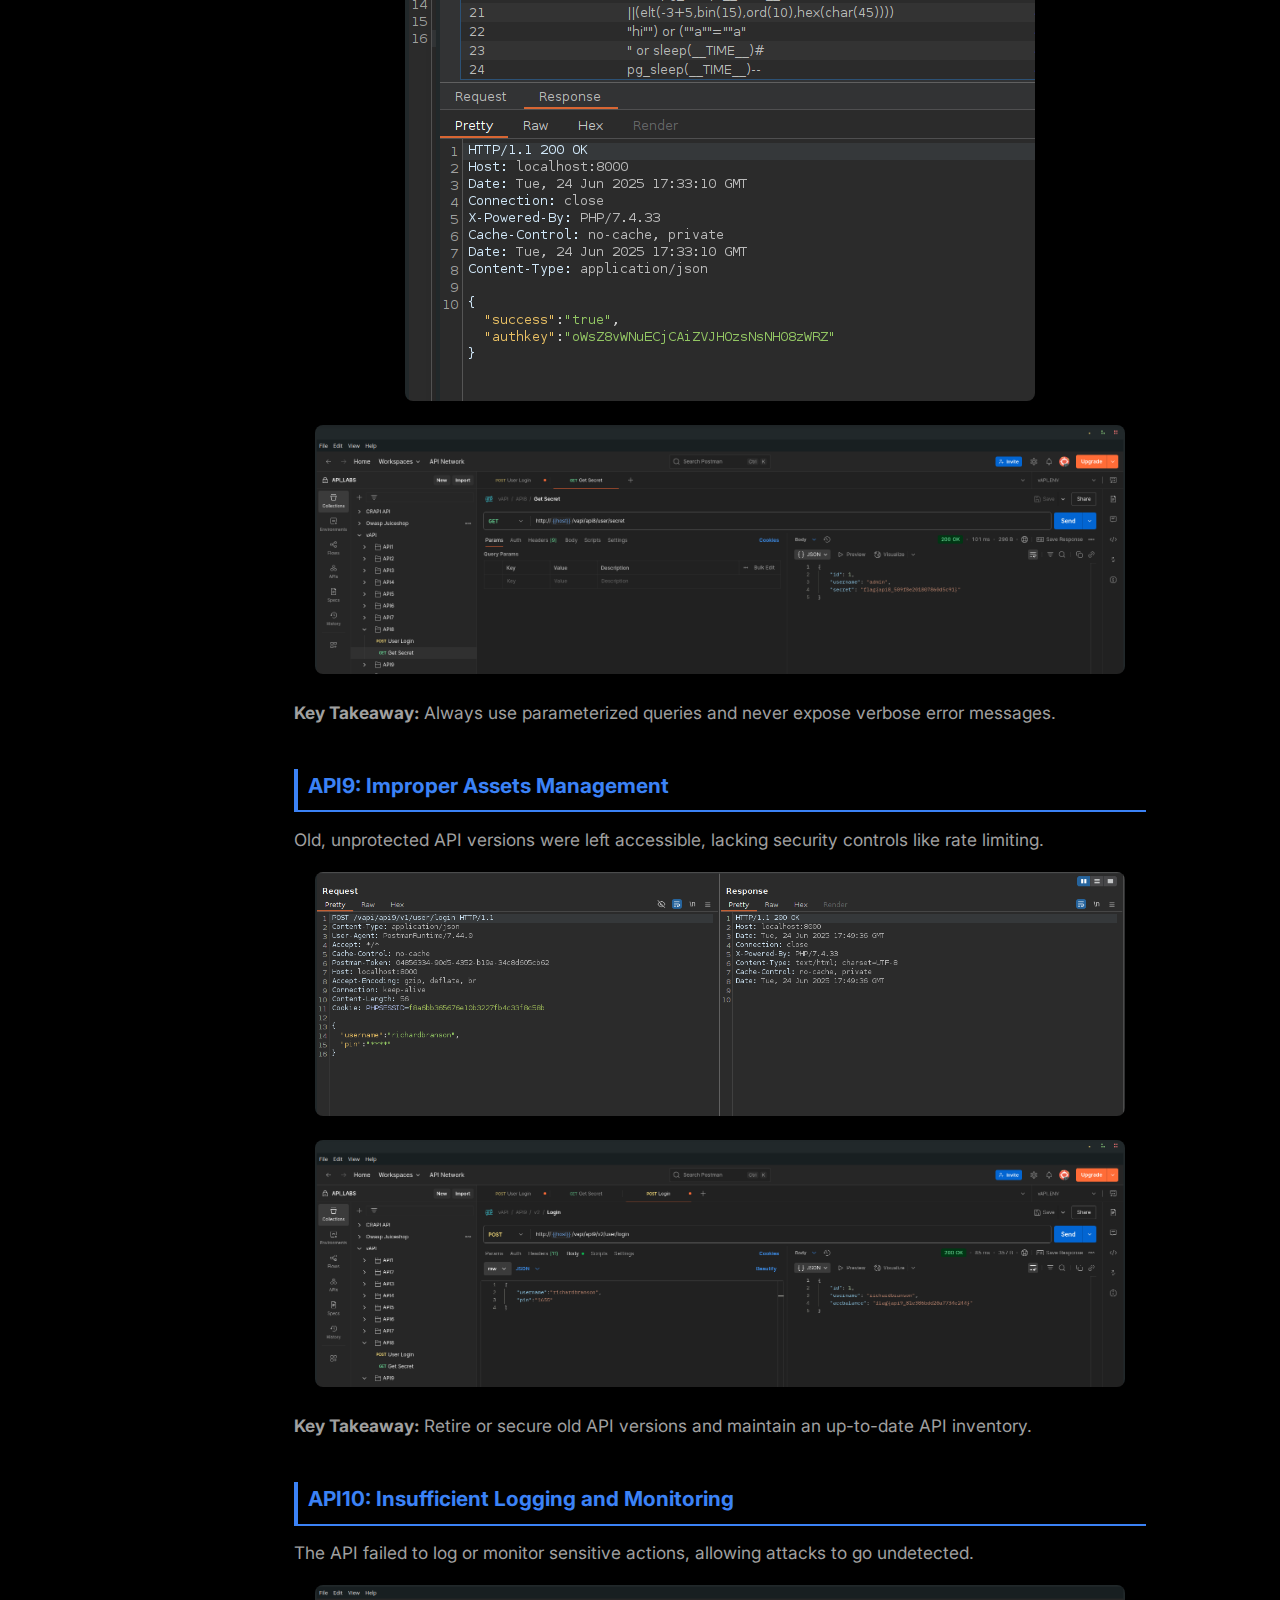
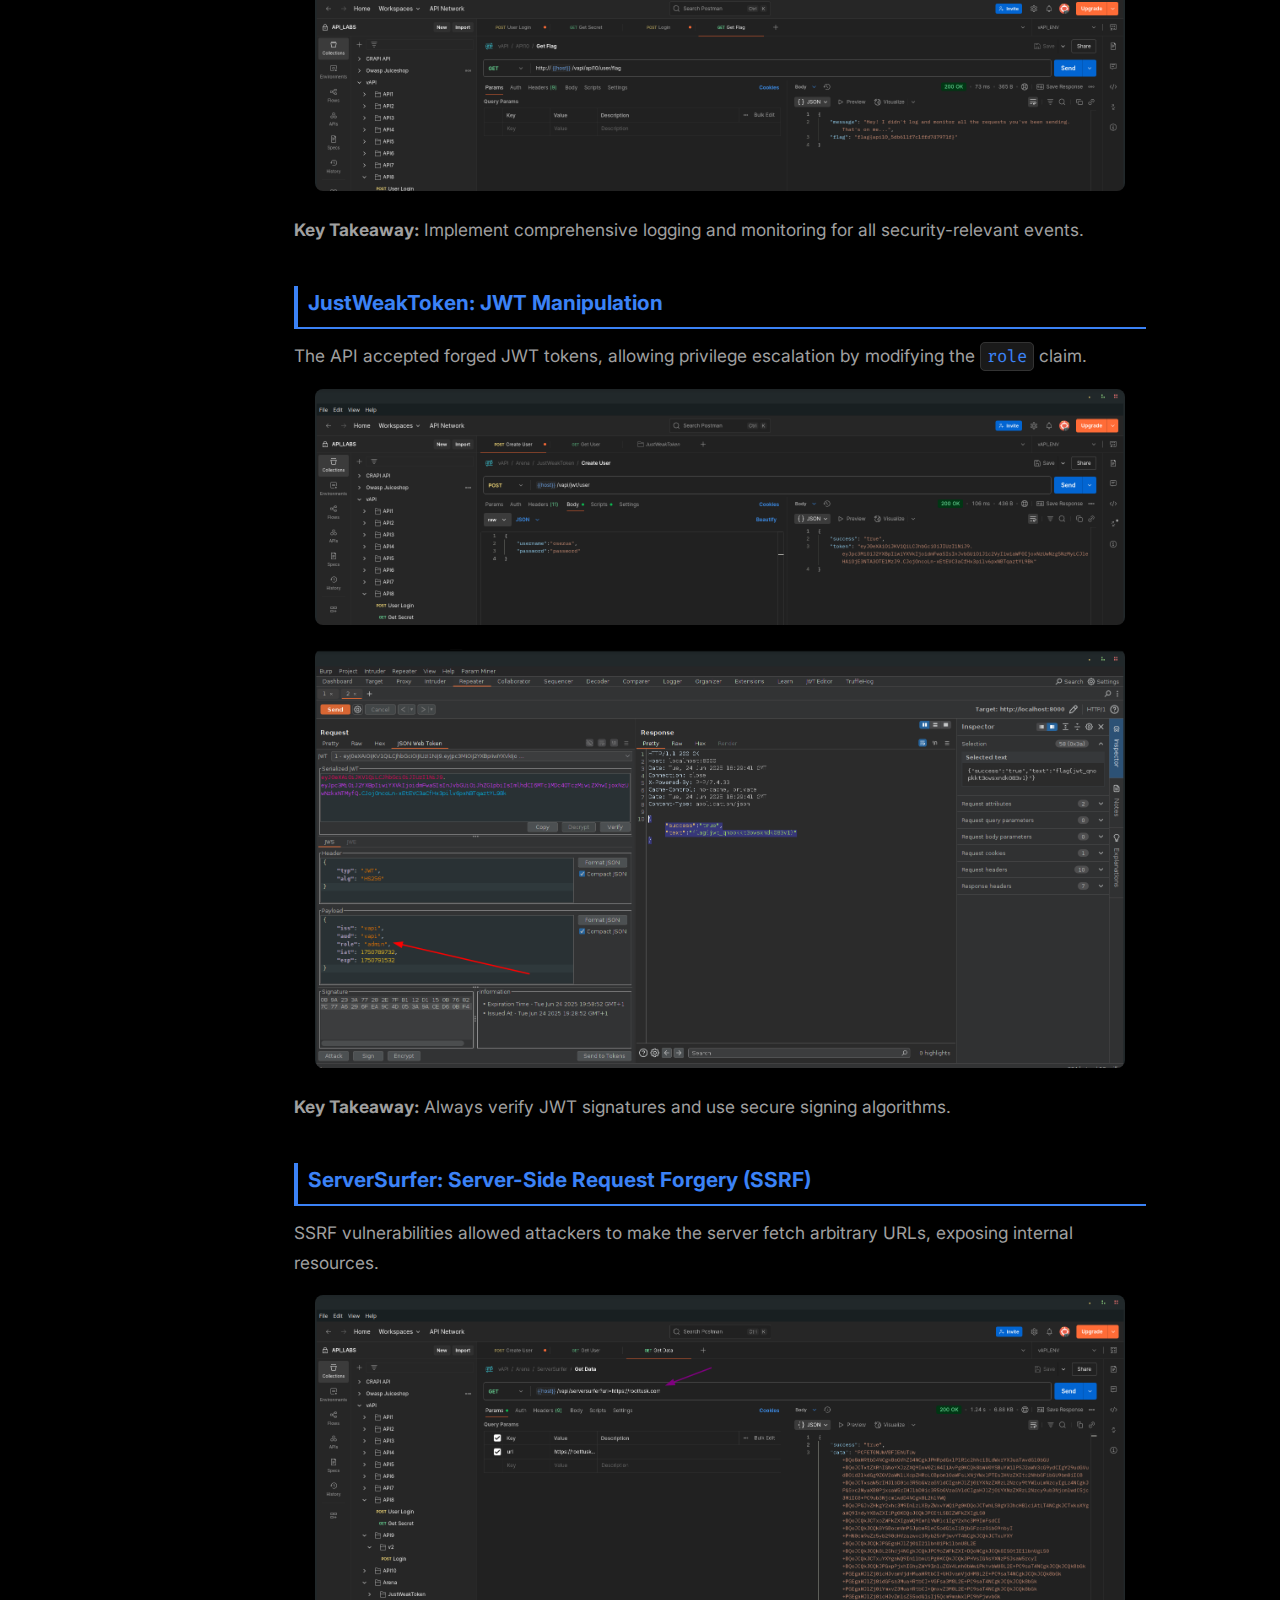
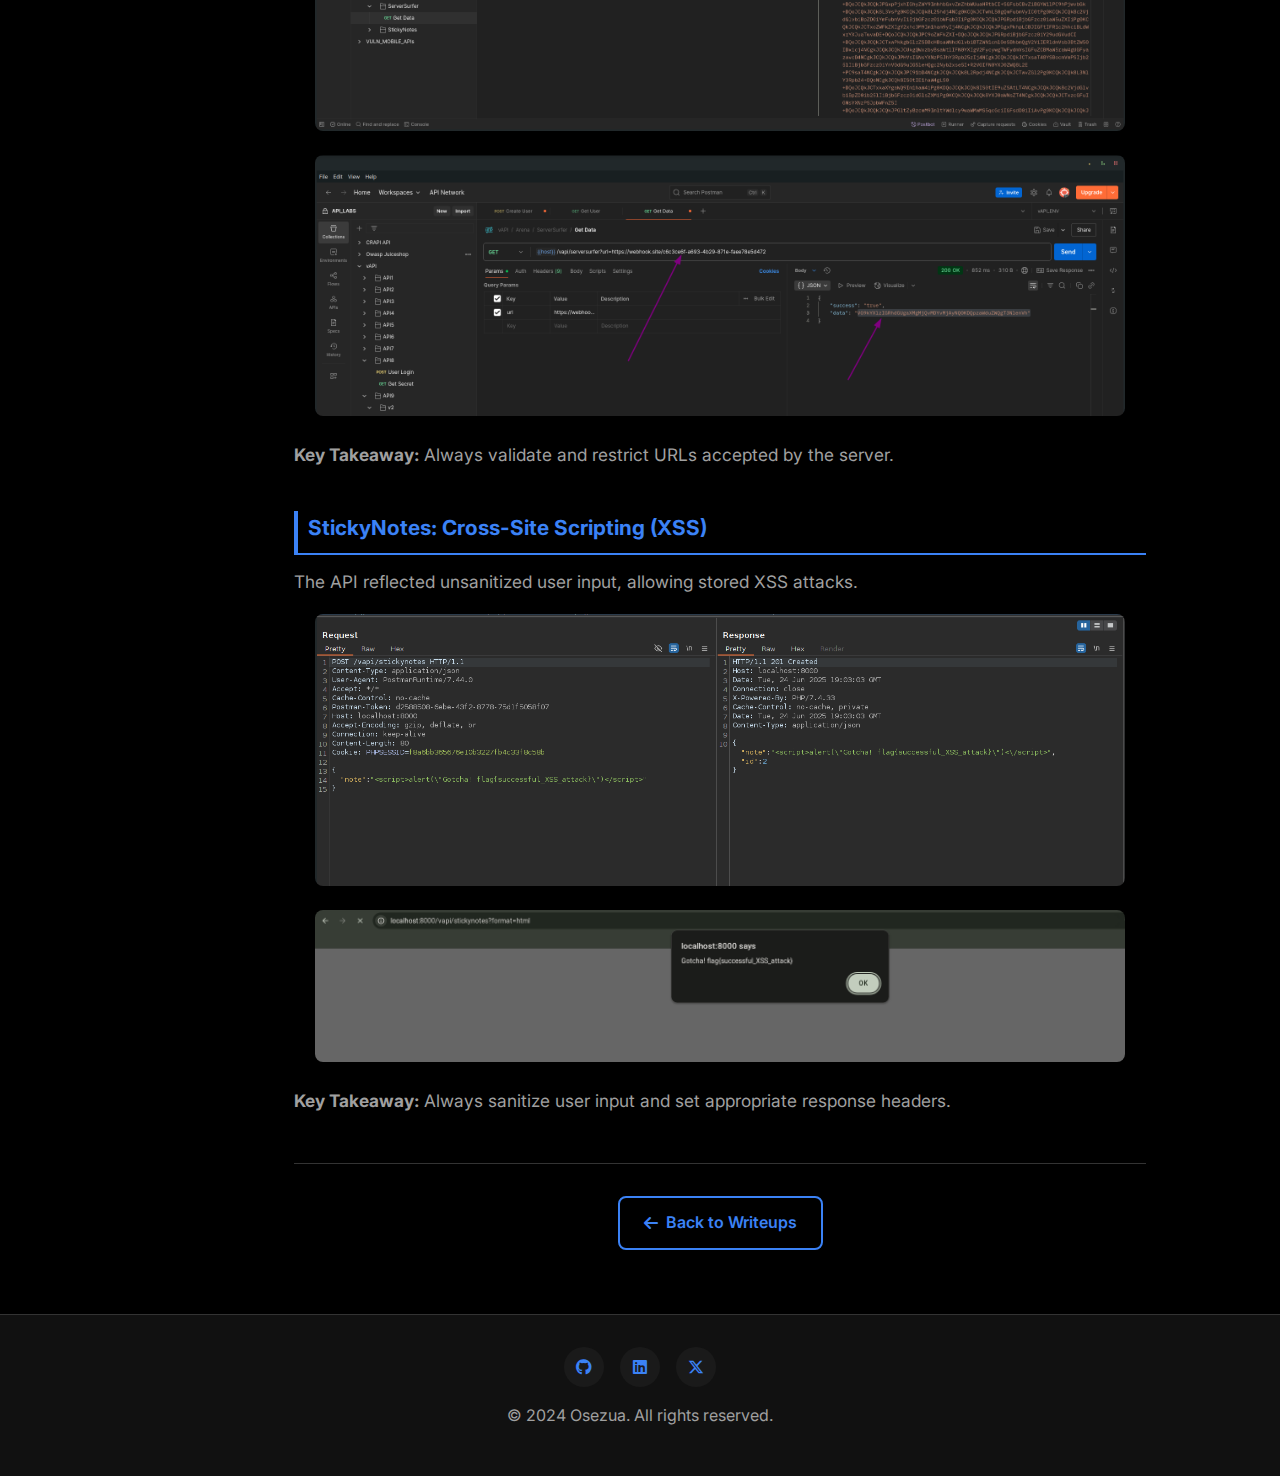
<file: writeups/vAPI.html>
<!DOCTYPE html>
<html lang="en">
<head>
  <meta charset="UTF-8">
  <meta name="viewport" content="width=device-width, initial-scale=1.0">
  <title>vAPI Walkthrough | Osezua</title>
  <meta name="description" content="Comprehensive vAPI challenge walkthrough covering OWASP API Security Top 10 vulnerabilities">
  
  <!-- Fonts -->
  <link rel="preconnect" href="https://fonts.googleapis.com">
  <link rel="preconnect" href="https://fonts.gstatic.com" crossorigin>
  <link href="https://fonts.googleapis.com/css2?family=Inter:wght@400;500;600;700&family=Fira+Code:wght@400;500&display=swap" rel="stylesheet">
  
  <!-- Icons -->
  <link rel="stylesheet" href="https://cdnjs.cloudflare.com/ajax/libs/font-awesome/6.4.2/css/all.min.css">
  
  <!-- Styles -->
  <link rel="stylesheet" href="../global.css">
  <link rel="stylesheet" href="writeups-theme.css">
</head>
<body>


  <!-- Header -->
  <header class="header">
    <div class="header-content">
      <a href="../index.html" class="logo">
        <img src="../images/pp.jpeg" alt="Osezua">
        <span>Osezua</span>
      </a>
      
      <nav class="nav">
        <a href="../index.html" class="nav-link">Home</a>
        <a href="../writeups.html" class="nav-link">Writeups</a>
        <a href="../projects.html" class="nav-link">Projects</a>
        <button class="theme-toggle" aria-label="Toggle theme">
          <i class="fas fa-moon"></i>
        </button>
      </nav>
      
      <div class="hamburger" aria-label="Menu">
        <span></span>
        <span></span>
        <span></span>
      </div>
    </div>
  </header>

  <!-- Mobile Menu -->
  <div class="mobile-menu">
    <nav class="mobile-nav">
      <a href="../index.html" class="mobile-nav-link">Home</a>
      <a href="../writeups.html" class="mobile-nav-link">Writeups</a>
      <a href="../projects.html" class="mobile-nav-link">Projects</a>
    </nav>
  </div>

  <!-- Side Panel -->
  <aside class="side-panel">
    <div class="side-panel-title">Categories</div>
    <div class="side-panel-link" data-panel="web">Web <i class="fas fa-caret-down"></i></div>
    <div class="side-panel-dropdown" id="panel-web">
      <a href="../writeups.html#web-sqli">SQL Injection in Login Portal</a>
      <a href="../writeups.html#web-xss">XSS in Feedback Form</a>
    </div>
    <div class="side-panel-link" data-panel="mobile">Mobile <i class="fas fa-caret-down"></i></div>
    <div class="side-panel-dropdown" id="panel-mobile">
      <a href="./SETTING UP ANDROID HACKING ENVIRONMENT.html">SETTING UP ANDROID HACKING ENVIRONMENT</a>
      <a href="./MHL_Cyclicscanner.html">MHL CyclicScanner</a>
      <a href="./MHL_IOTConnect.html">MHL IOT Connect</a>
      <a href="./MHL_Strings.html">MHL Strings</a>
      <a href="./HACKING LABS-CONFIG EDITOR.html">Config Editor</a>
    </div>
    <div class="side-panel-link" data-panel="api">API <i class="fas fa-caret-down"></i></div>
    <div class="side-panel-dropdown" id="panel-api">
      <a href="./vAPI.html">vAPI Walkthrough</a>
    </div>
  </aside>

  <!-- Main Content -->
  <main class="writeup-plain">
    <div class="writeup-header">
      <h1>vAPI Walkthrough & Documentation</h1>
      <div class="writeup-meta">
        <span class="tag">API Security</span>
        <span class="tag">OWASP Top 10</span>
        <span class="tag">Web Security</span>
      </div>
    </div>

    <div class="writeup-content">
      <div class="intro-large">
        Comprehensive walkthrough of the vAPI challenge covering exploitation of multiple API vulnerabilities mapped to the OWASP API Security Top 10.
      </div>

      <div class="challenge-info">
        <h3>Summary</h3>
        <p>This writeup covers the exploitation of multiple API vulnerabilities in the vAPI challenge, mapped to the OWASP API Security Top 10. Each section demonstrates a real-world API flaw, exploitation steps, and key takeaways for secure API design.</p>
      </div>

      <h2 id="api1">API1: Broken Object Level Authorization (BOLA)</h2>
      <p>BOLA occurs when APIs fail to enforce proper authorization checks, allowing attackers to access or modify resources they do not own. In vAPI, predictable user IDs enabled access to other users' data.</p>
      <img src="./vapi_resources/387101d41f894a61a0423984f9222896.png" alt="User registration">
      <pre><code>GET http://{{host}}/vapi/api1/user/{id}</code></pre>
      <img src="./vapi_resources/575fe068af13430a9a9ac1b172ddf18e.png" alt="Accessing other users">
      <img src="./vapi_resources/84c969b9fd3046748468a69a200c524c.png" alt="Flag for user 1">
      <p><strong>Key Takeaway:</strong> Always verify object ownership before returning or modifying data. Do not rely solely on predictable IDs.</p>

      <h2 id="api2">API2: Broken Authentication</h2>
      <p>Weak authentication allows attackers to compromise accounts. Here, credentials were found in a resource file and brute-forced using Burp Suite Intruder.</p>
      <img src="./vapi_resources/2877593bc93a477291eabafa202650ec.png" alt="creds.csv">
      <pre><code>awk -F',' '{print $1 > "emails.txt"; print $2 > "passwords.txt"}' creds.csv</code></pre>
      <img src="./vapi_resources/eb84c68f3e47407c9997d7ab98852897.png" alt="Burp Intruder brute force">
      <img src="./vapi_resources/00821815e5654a4b8e186056ca66d7a1.png" alt="Valid credentials found">
      <img src="./vapi_resources/93f0b08b2da549feb81faa54c585d090.png" alt="Accessing user details">
      <p><strong>Key Takeaway:</strong> Enforce strong authentication, rate limiting, and never expose credentials in public resources.</p>

      <h2 id="api3">API3: Excessive Data Exposure & Mass Assignment</h2>
      <p>APIs should only return necessary data. Here, sensitive fields like flags and location were exposed in API responses. Mass assignment allowed attackers to set unauthorized fields.</p>
      <img src="./vapi_resources/1ef2f9da44d64295820a21b5bfbe19cc.png" alt="Excessive data exposure">
      <img src="./vapi_resources/59eedca16c5a48068edddad288a208fb.png" alt="Mass assignment exploit">
      <p><strong>Key Takeaway:</strong> Filter response data server-side and use allowlists for accepted input fields.</p>

      <h2 id="api4">API4: Lack of Resources & Rate Limiting</h2>
      <p>Without rate limiting, APIs are vulnerable to brute force and DoS. The OTP endpoint accepted unlimited attempts, allowing attackers to brute-force the code.</p>
      <img src="./vapi_resources/3ce6d626787640a1b22a0d7caa20ff7c.png" alt="OTP endpoint">
      <img src="./vapi_resources/5f5b53f812f74b7986e1ff9bf5304b83.png" alt="Brute-forcing OTP">
      <img src="./vapi_resources/146a7f2af86c437b8511e2ddbfbf6c57.png" alt="OTP bypassed">
      <p><strong>Key Takeaway:</strong> Always implement rate limiting and resource quotas on sensitive endpoints.</p>

      <h2 id="api5">API5: Broken Function Level Authorization (BFLA)</h2>
      <p>BFLA occurs when APIs fail to restrict access to privileged functions. Here, an endpoint allowed dumping all user data, exposing sensitive information.</p>
      <img src="./vapi_resources/05e270da7fd94a9f8ee2754ad9df3adc.png" alt="Dumping all users">
      <p><strong>Key Takeaway:</strong> Restrict sensitive functions to authorized users only and validate permissions for every action.</p>

      <h2 id="api6">API6: Mass Assignment</h2>
      <p>Mass assignment lets attackers set sensitive fields by including them in requests. The API allowed setting the <code>credit</code> field during user creation.</p>
      <img src="./vapi_resources/1bbcac7163674a799d1ca483e3d7cfaa.png" alt="Mass assignment request">
      <img src="./vapi_resources/59eedca16c5a48068edddad288a208fb.png" alt="Credits set via mass assignment">
      <p><strong>Key Takeaway:</strong> Use strict input validation and never allow clients to set sensitive properties directly.</p>

      <h2 id="api7">API7: Security Misconfiguration (CORS)</h2>
      <p>Misconfigured CORS headers allowed any origin to make authenticated requests, exposing sensitive data.</p>
      <pre><code>Access-Control-Allow-Origin: *
Access-Control-Allow-Credentials: true</code></pre>
      <img src="./vapi_resources/dd6c86add62b4f28bd295f0fad4cd33f.png" alt="CORS misconfiguration">
      <p><strong>Key Takeaway:</strong> Never combine <code>Access-Control-Allow-Origin: *</code> with <code>Access-Control-Allow-Credentials: true</code>. Always specify trusted origins.</p>

      <h2 id="api8">API8: Injection</h2>
      <p>The login endpoint was vulnerable to SQL injection, allowing attackers to bypass authentication and access protected endpoints.</p>
      <img src="./vapi_resources/f5012921ab5f4ac7b408236b382e11ab.png" alt="SQL error">
      <img src="./vapi_resources/83e340531d594f97a6c68083b4ecb554.png" alt="Successful SQLi">
      <img src="./vapi_resources/af5e48389f384af3b3a527d49dd92e32.png" alt="Flag via SQLi">
      <p><strong>Key Takeaway:</strong> Always use parameterized queries and never expose verbose error messages.</p>

      <h2 id="api9">API9: Improper Assets Management</h2>
      <p>Old, unprotected API versions were left accessible, lacking security controls like rate limiting.</p>
      <img src="./vapi_resources/8245778a45c84bc1b3f1edd87b701e09.png" alt="Old API version brute-forced">
      <img src="./vapi_resources/8b885ff4455f483b8f91c74b8ad3122d.png" alt="Flag from old API">
      <p><strong>Key Takeaway:</strong> Retire or secure old API versions and maintain an up-to-date API inventory.</p>

      <h2 id="api10">API10: Insufficient Logging and Monitoring</h2>
      <p>The API failed to log or monitor sensitive actions, allowing attacks to go undetected.</p>
      <img src="./vapi_resources/c442d8e5950c4c66a7cf1feffbee07ef.png" alt="No logging or monitoring">
      <p><strong>Key Takeaway:</strong> Implement comprehensive logging and monitoring for all security-relevant events.</p>

      <h2 id="jwt">JustWeakToken: JWT Manipulation</h2>
      <p>The API accepted forged JWT tokens, allowing privilege escalation by modifying the <code>role</code> claim.</p>
      <img src="./vapi_resources/ef35863a7c5a4c5b8eeeeb25e78485ad.png" alt="JWT issued">
      <img src="./vapi_resources/1e4a58ef1789419f960da154112bc23d.png" alt="JWT privilege escalation">
      <p><strong>Key Takeaway:</strong> Always verify JWT signatures and use secure signing algorithms.</p>

      <h2 id="ssrf">ServerSurfer: Server-Side Request Forgery (SSRF)</h2>
      <p>SSRF vulnerabilities allowed attackers to make the server fetch arbitrary URLs, exposing internal resources.</p>
      <img src="./vapi_resources/754bea9fb5284beabb5370fe5f670c30.png" alt="SSRF request">
      <img src="./vapi_resources/c5ec156517524db29e197de01b960f98.png" alt="SSRF exfiltration">
      <p><strong>Key Takeaway:</strong> Always validate and restrict URLs accepted by the server.</p>

      <h2 id="xss">StickyNotes: Cross-Site Scripting (XSS)</h2>
      <p>The API reflected unsanitized user input, allowing stored XSS attacks.</p>
      <img src="./vapi_resources/dcdbbbb48d4b4fb392bf4a75c61af2f9.png" alt="XSS payload stored">
      <img src="./vapi_resources/2e01fd2587a54e2898cb5c2a3fef319f.png" alt="XSS alert">
      <p><strong>Key Takeaway:</strong> Always sanitize user input and set appropriate response headers.</p>
    </div>

    <div class="writeup-navigation">
      <a href="../writeups.html" class="btn btn-secondary">
        <i class="fas fa-arrow-left"></i>
        Back to Writeups
      </a>
    </div>
  </main>

  <!-- Footer -->
  <footer class="footer">
    <div class="social-links">
      <a href="https://github.com/0s3zu4" target="_blank" class="social-link" title="GitHub">
        <i class="fab fa-github"></i>
      </a>
      <a href="https://www.linkedin.com/in/osezua-agboifoh/" target="_blank" class="social-link" title="LinkedIn">
        <i class="fab fa-linkedin"></i>
      </a>
      <a href="https://x.com/__zua" target="_blank" class="social-link" title="X (Twitter)">
        <i class="fab fa-x-twitter"></i>
      </a>
    </div>
    <p>&copy; 2024 Osezua. All rights reserved.</p>
  </footer>

  <!-- Scripts -->
  <script src="../global.js"></script>
  <script src="writeups-theme.js"></script>
</body>
</html>
</file>
<file: global.css>
/* Global CSS for Cybersecurity Portfolio */
:root {
  /* Light Mode Colors */
  --bg-primary-light: #ffffff;
  --bg-secondary-light: #f8f9fa;
  --bg-tertiary-light: #e9ecef;
  --text-primary-light: #1a1a1a;
  --text-secondary-light: #4a4a4a;
  --accent-light: #2563eb;
  --border-light: #e5e7eb;
  --shadow-light: rgba(0, 0, 0, 0.1);
  
  /* Dark Mode Colors */
  --bg-primary-dark: #000000;
  --bg-secondary-dark: #111111;
  --bg-tertiary-dark: #1a1a1a;
  --text-primary-dark: #ffffff;
  --text-secondary-dark: #a0a0a0;
  --accent-dark: #3b82f6;
  --border-dark: #333333;
  --shadow-dark: rgba(0, 0, 0, 0.3);
  
  /* Default to dark mode */
  --bg-primary: var(--bg-primary-dark);
  --bg-secondary: var(--bg-secondary-dark);
  --bg-tertiary: var(--bg-tertiary-dark);
  --text-primary: var(--text-primary-dark);
  --text-secondary: var(--text-secondary-dark);
  --accent: var(--accent-dark);
  --border: var(--border-dark);
  --shadow: var(--shadow-dark);
  
  /* Transitions */
  --transition: all 0.3s ease;
}

/* Light Mode */
[data-theme="light"] {
  --bg-primary: var(--bg-primary-light);
  --bg-secondary: var(--bg-secondary-light);
  --bg-tertiary: var(--bg-tertiary-light);
  --text-primary: var(--text-primary-light);
  --text-secondary: var(--text-secondary-light);
  --accent: var(--accent-light);
  --border: var(--border-light);
  --shadow: var(--shadow-light);
}

/* Base Styles */
* {
  margin: 0;
  padding: 0;
  box-sizing: border-box;
}

html {
  scroll-behavior: smooth;
}

body {
  font-family: 'Inter', -apple-system, BlinkMacSystemFont, 'Segoe UI', Roboto, sans-serif;
  background-color: var(--bg-primary);
  color: var(--text-primary);
  line-height: 1.6;
  transition: var(--transition);
  overflow-x: hidden;
}

/* Clean Background */
body {
  background-color: var(--bg-primary);
}

/* Header */
.header {
  position: fixed;
  top: 0;
  left: 0;
  width: 100%;
  background: var(--bg-secondary);
  border-bottom: 1px solid var(--border);
  z-index: 1000;
  transition: var(--transition);
}

.header-content {
  max-width: 1200px;
  margin: 0 auto;
  padding: 0 2rem;
  display: flex;
  justify-content: space-between;
  align-items: center;
  height: 70px;
}

.logo {
  display: flex;
  align-items: center;
  gap: 1rem;
  text-decoration: none;
  color: var(--accent);
  font-weight: 700;
  font-size: 1.25rem;
}

.logo img {
  width: 40px;
  height: 40px;
  border-radius: 50%;
  border: 2px solid var(--accent);
  object-fit: cover;
}

/* Navigation */
.nav {
  display: flex;
  align-items: center;
  gap: 2rem;
}

.nav-link {
  color: var(--text-primary);
  text-decoration: none;
  font-weight: 500;
  padding: 0.5rem 1rem;
  border-radius: 8px;
  transition: var(--transition);
  position: relative;
}

.nav-link:hover,
.nav-link.active {
  color: var(--accent);
  background: var(--bg-tertiary);
}

/* Theme Toggle */
.theme-toggle {
  background: none;
  border: 2px solid var(--accent);
  color: var(--accent);
  padding: 0.5rem;
  border-radius: 8px;
  cursor: pointer;
  transition: var(--transition);
  display: flex;
  align-items: center;
  justify-content: center;
  width: 40px;
  height: 40px;
}

.theme-toggle:hover {
  background: var(--accent);
  color: var(--bg-primary);
}

/* Hamburger Menu */
.hamburger {
  display: none;
  flex-direction: column;
  cursor: pointer;
  gap: 4px;
  padding: 0.5rem;
}

.hamburger span {
  width: 25px;
  height: 3px;
  background: var(--accent);
  border-radius: 2px;
  transition: var(--transition);
}

.hamburger.active span:nth-child(1) {
  transform: rotate(45deg) translate(5px, 5px);
}

.hamburger.active span:nth-child(2) {
  opacity: 0;
}

.hamburger.active span:nth-child(3) {
  transform: rotate(-45deg) translate(7px, -6px);
}

/* Mobile Menu */
.mobile-menu {
  position: fixed;
  top: 70px;
  left: 0;
  width: 100%;
  background: var(--bg-secondary);
  border-bottom: 1px solid var(--border);
  transform: translateY(-100%);
  opacity: 0;
  visibility: hidden;
  transition: var(--transition);
  z-index: 999;
}

.mobile-menu.active {
  transform: translateY(0);
  opacity: 1;
  visibility: visible;
}

.mobile-nav {
  display: flex;
  flex-direction: column;
  padding: 1rem 2rem;
  gap: 0.5rem;
}

.mobile-nav-link {
  color: var(--text-primary);
  text-decoration: none;
  padding: 1rem;
  border-radius: 8px;
  transition: var(--transition);
  font-weight: 500;
}

.mobile-nav-link:hover,
.mobile-nav-link.active {
  background: var(--bg-tertiary);
  color: var(--accent);
}

/* Main Content */
.main {
  margin-top: 70px;
  min-height: calc(100vh - 70px);
  padding: 2rem;
  max-width: 1200px;
  margin-left: auto;
  margin-right: auto;
}

/* Projects Main Layout */
.projects-main {
  margin: 90px 0 60px 300px;
  padding: 0 40px 40px 40px;
  max-width: none;
  width: calc(100vw - 300px);
}

/* Side Panel Styles for Projects Page */
.side-panel {
  position: fixed;
  top: 0;
  left: 0;
  width: 300px;
  height: 100vh;
  background: var(--bg-primary);
  z-index: 5;
  padding-top: 90px;
  display: flex;
  flex-direction: column;
  gap: 18px;
  transition: var(--transition);
  overflow-y: auto;
}

.side-panel-title {
  color: var(--accent);
  font-size: 0.9em;
  font-weight: bold;
  margin-bottom: 18px;
  margin-left: 24px;
  letter-spacing: 0.04em;
  text-transform: uppercase;
  opacity: 0.8;
}

.side-panel-link {
  color: var(--text-primary);
  text-decoration: none;
  font-size: 1em;
  font-weight: 500;
  padding: 12px 24px;
  border-radius: 8px;
  margin: 0 12px;
  transition: var(--transition);
  display: flex;
  align-items: center;
  justify-content: space-between;
  cursor: pointer;
  border: 1px solid transparent;
}

.side-panel-link:hover, 
.side-panel-link.active {
  background: var(--bg-tertiary);
  color: var(--accent);
  box-shadow: 0 0 12px var(--shadow);
  border-color: var(--accent);
}

.side-panel-link i {
  transition: var(--transition);
}

.side-panel-link.open i {
  transform: rotate(180deg);
}

.side-panel-dropdown {
  display: none;
  flex-direction: column;
  margin-left: 32px;
  margin-top: 2px;
  margin-bottom: 8px;
  gap: 4px;
  animation: slideDown 0.3s ease-out;
}

.side-panel-link.open + .side-panel-dropdown {
  display: flex;
}

.side-panel-dropdown a {
  color: var(--text-secondary);
  text-decoration: none;
  font-size: 0.95em;
  padding: 8px 0 8px 16px;
  border-radius: 6px;
  transition: var(--transition);
  cursor: pointer;
  border-left: 2px solid transparent;
}

.side-panel-dropdown a:hover, 
.side-panel-dropdown a.active {
  background: var(--bg-tertiary);
  color: var(--accent);
  border-left-color: var(--accent);
}

@keyframes slideDown {
  from {
    opacity: 0;
    transform: translateY(-10px);
  }
  to {
    opacity: 1;
    transform: translateY(0);
  }
}

/* Hero Section */
.hero {
  display: flex;
  align-items: center;
  justify-content: space-between;
  gap: 4rem;
  padding: 4rem 0;
  min-height: 80vh;
}

.hero-content {
  flex: 1;
  justify-content: space-between;
  max-width: 600px;
}

.hero-subtitle {
  font-size: 1.25rem;
  color: var(--accent);
  font-weight: 600;
  margin-bottom: 1rem;
}

.hero-description {
  font-size: 1.1rem;
  color: var(--text-secondary);
  margin-bottom: 2rem;
  line-height: 1.7;
}

.hero-actions {
  display: flex;
  gap: 1rem;
  flex-wrap: wrap;
}

.hero-image {
  flex-shrink: 0;
}

.profile-image {
  width: 300px;
  height: 300px;
  border-radius: 50%;
  object-fit: cover;
  border: 4px solid var(--accent);
  box-shadow: 0 8px 32px var(--shadow);
  transition: var(--transition);
}

.profile-image:hover {
  transform: scale(1.02);
  box-shadow: 0 12px 40px var(--shadow);
}

/* Card Icons */
.card-icon {
  width: 60px;
  height: 60px;
  background: var(--bg-tertiary);
  border-radius: 12px;
  display: flex;
  align-items: center;
  justify-content: center;
  margin-bottom: 1rem;
  font-size: 1.5rem;
  color: var(--accent);
}

/* Certifications Grid */
.certifications-grid {
  display: grid;
  grid-template-columns: repeat(auto-fit, minmax(250px, 1fr));
  gap: 2rem;
  margin-top: 2rem;
}

.certification-card {
  background: var(--bg-secondary);
  border: 1px solid var(--border);
  border-radius: 12px;
  padding: 2rem;
  display: flex;
  align-items: center;
  gap: 1rem;
  transition: var(--transition);
}

.certification-card:hover {
  transform: translateY(-4px);
  border-color: var(--accent);
  box-shadow: 0 8px 30px var(--shadow);
}

.cert-logo {
  width: 60px;
  height: 60px;
  object-fit: contain;
  border-radius: 8px;
}

.cert-info h3 {
  margin-bottom: 0.5rem;
  font-size: 1.1rem;
}

.cert-info p {
  margin: 0;
  font-size: 0.9rem;
}

/* Project Cards */
.project-card {
  display: flex;
  flex-direction: column;
  height: 100%;
}

.project-header {
  display: flex;
  align-items: center;
  gap: 1rem;
  margin-bottom: 1rem;
}

.project-icon {
  width: 50px;
  height: 50px;
  background: var(--bg-tertiary);
  border-radius: 10px;
  display: flex;
  align-items: center;
  justify-content: center;
  font-size: 1.25rem;
  color: var(--accent);
}

.project-header h3 {
  margin: 0;
  font-size: 1.25rem;
}

.project-card p {
  flex: 1;
  margin-bottom: 1rem;
}

.project-links {
  display: flex;
  gap: 0.5rem;
  flex-wrap: wrap;
  margin-top: auto;
}

.project-links .btn {
  font-size: 0.9rem;
  padding: 0.5rem 1rem;
}

/* Writeup Cards */
.writeup-card {
  background: var(--bg-secondary);
  border: 1px solid var(--border);
  border-radius: 12px;
  padding: 2rem;
  transition: var(--transition);
  position: relative;
}

.writeup-card:hover {
  transform: translateY(-4px);
  border-color: var(--accent);
  box-shadow: 0 8px 30px var(--shadow);
}

.writeup-header {
  display: flex;
  justify-content: space-between;
  align-items: flex-start;
  margin-bottom: 1rem;
  gap: 1rem;
}

.writeup-header h2 {
  margin: 0;
  font-size: 1.3rem;
  flex: 1;
}

.writeup-header h2 a {
  color: var(--accent);
  text-decoration: none;
}

.writeup-header h2 a:hover {
  text-decoration: underline;
}

.writeup-card p {
  margin-bottom: 1rem;
  color: var(--text-secondary);
  line-height: 1.6;
}

.writeup-meta {
  display: flex;
  gap: 1rem;
  flex-wrap: wrap;
  margin-top: 1rem;
}

.difficulty,
.category {
  font-size: 0.875rem;
  color: var(--text-secondary);
  background: var(--bg-tertiary);
  padding: 0.25rem 0.75rem;
  border-radius: 20px;
  border: 1px solid var(--border);
}

.writeups-list {
  display: grid;
  grid-template-columns: repeat(auto-fit, minmax(400px, 1fr));
  gap: 2rem;
  margin-top: 2rem;
}

@media (max-width: 768px) {
  .writeups-list {
    grid-template-columns: 1fr;
  }
  
  .writeup-header {
    flex-direction: column;
    align-items: flex-start;
  }
  
  .writeup-meta {
    flex-direction: column;
    gap: 0.5rem;
  }
}

/* Writeup Content Specific Styles */
.writeup-content {
  max-width: 100%;
}

.writeup-content h2 {
  margin-top: 2rem;
  margin-bottom: 1rem;
  padding-bottom: 0.5rem;
  border-bottom: 2px solid var(--accent);
}

.writeup-content h3 {
  margin-top: 1.5rem;
  margin-bottom: 0.5rem;
}

.writeup-content ul,
.writeup-content ol {
  margin-left: 1.5rem;
  margin-bottom: 1rem;
}

.writeup-content li {
  margin-bottom: 0.5rem;
}

.image-gallery {
  display: grid;
  grid-template-columns: repeat(auto-fit, minmax(300px, 1fr));
  gap: 1rem;
  margin: 1.5rem 0;
}

.image-gallery img {
  width: 100%;
  height: auto;
  border-radius: 8px;
  box-shadow: 0 2px 10px var(--shadow);
}

.success-banner {
  background: linear-gradient(135deg, #00f0ff, #1aff99);
  color: var(--bg-primary);
  padding: 1rem 2rem;
  border-radius: 12px;
  display: flex;
  align-items: center;
  gap: 1rem;
  font-weight: 700;
  font-size: 1.1rem;
  margin: 2rem 0;
  text-align: center;
  justify-content: center;
}

.writeup-navigation {
  margin-top: 3rem;
  padding-top: 2rem;
  border-top: 1px solid var(--border);
  display: flex;
  justify-content: center;
}

/* Override writeups-theme.css for consistency */
.writeup-plain {
  margin: 120px 0 60px 270px;
  max-width: 900px;
  padding: 0 24px;
  z-index: 2;
  position: relative;
}

@media (max-width: 900px) {
  .writeup-plain {
    margin-left: 180px;
  }
}

@media (max-width: 700px) {
  .writeup-plain {
    margin-left: 0;
    padding: 0 16px;
  }
  
  .image-gallery {
    grid-template-columns: 1fr;
  }
}

/* Cards */
.card {
  background: var(--bg-secondary);
  border: 1px solid var(--border);
  border-radius: 12px;
  padding: 2rem;
  box-shadow: 0 4px 20px var(--shadow);
  transition: var(--transition);
}

.card:hover {
  transform: translateY(-4px);
  box-shadow: 0 8px 30px var(--shadow);
  border-color: var(--accent);
}

/* Buttons */
.btn {
  display: inline-flex;
  align-items: center;
  gap: 0.5rem;
  padding: 0.75rem 1.5rem;
  background: var(--accent);
  color: var(--bg-primary);
  text-decoration: none;
  border-radius: 8px;
  font-weight: 600;
  transition: var(--transition);
  border: none;
  cursor: pointer;
  font-size: 1rem;
}

.btn:hover {
  transform: translateY(-2px);
  box-shadow: 0 4px 15px rgba(0, 240, 255, 0.3);
}

.btn-secondary {
  background: transparent;
  color: var(--accent);
  border: 2px solid var(--accent);
}

.btn-secondary:hover {
  background: var(--accent);
  color: var(--bg-primary);
}

/* Typography */
h1, h2, h3, h4, h5, h6 {
  color: var(--accent);
  margin-bottom: 1rem;
  font-weight: 700;
}

h1 {
  font-size: 2.5rem;
  text-align: center;
  margin-bottom: 2rem;
}

h2 {
  font-size: 2rem;
}

h3 {
  font-size: 1.5rem;
}

p {
  margin-bottom: 1rem;
  color: var(--text-secondary);
}

/* Links */
a {
  color: var(--accent);
  text-decoration: none;
  transition: var(--transition);
}

a:hover {
  text-decoration: underline;
}

/* Footer */
.footer {
  background: var(--bg-secondary);
  border-top: 1px solid var(--border);
  padding: 2rem;
  text-align: center;
  margin-top: 4rem;
}

.social-links {
  display: flex;
  justify-content: center;
  gap: 1rem;
  margin-bottom: 1rem;
}

.social-link {
  display: flex;
  align-items: center;
  justify-content: center;
  width: 40px;
  height: 40px;
  background: var(--bg-tertiary);
  color: var(--accent);
  border-radius: 50%;
  transition: var(--transition);
  text-decoration: none;
}

.social-link:hover {
  background: var(--accent);
  color: var(--bg-primary);
  transform: translateY(-2px);
}

/* Grid Layouts */
.grid {
  display: grid;
  gap: 2rem;
}

.grid-2 {
  grid-template-columns: repeat(auto-fit, minmax(300px, 1fr));
}

.grid-3 {
  grid-template-columns: repeat(auto-fit, minmax(250px, 1fr));
}

/* Responsive Design */
@media (max-width: 768px) {
  .header-content {
    padding: 0 1rem;
  }
  
  .nav {
    display: none;
  }
  
  .hamburger {
    display: flex;
  }
  
  .main {
    padding: 1rem;
  }
  
  .projects-main {
    margin: 40px 0 60px 0;
    padding: 0 16px;
    width: 100%;
  }
  
  /* Mobile Side Panel */
  .side-panel {
    position: fixed;
    top: 0;
    left: -300px;
    width: 280px;
    height: 100vh;
    background: var(--bg-primary);
    z-index: 1000;
    padding-top: 80px;
    display: flex;
    flex-direction: column;
    gap: 18px;
    transition: left 0.3s ease;
    overflow-y: auto;
    border-right: 1px solid var(--border);
  }
  
  .side-panel.active {
    left: 0;
  }
  
  .side-panel-title {
    margin-left: 20px;
  }
  
  .side-panel-link {
    margin: 0 16px;
    padding: 12px 20px;
    font-size: 1em;
  }
  
  .side-panel-dropdown {
    margin-left: 24px;
  }
  
  /* Mobile Side Panel Toggle Button */
  .side-panel-toggle {
    display: block;
    position: fixed;
    top: 90px;
    left: 10px;
    z-index: 999;
    background: var(--bg-secondary);
    border: 1px solid var(--border);
    color: var(--text-primary);
    padding: 8px 12px;
    border-radius: 6px;
    cursor: pointer;
    transition: all 0.3s ease;
  }
  
  .side-panel-toggle:hover {
    background: var(--bg-tertiary);
  }
  
  .side-panel-toggle i {
    transition: transform 0.3s ease;
  }
  
  .side-panel-toggle.active i {
    transform: rotate(180deg);
  }
  
  /* Overlay for mobile side panel */
  .side-panel-overlay {
    position: fixed;
    top: 0;
    left: 0;
    width: 100vw;
    height: 100vh;
    background: rgba(0, 0, 0, 0.5);
    z-index: 999;
    opacity: 0;
    visibility: hidden;
    transition: all 0.3s ease;
  }
  
  .side-panel-overlay.active {
    opacity: 1;
    visibility: visible;
  }
  
  h1 {
    font-size: 2rem;
  }
  
  h2 {
    font-size: 1.5rem;
  }
  
  .grid-2,
  .grid-3 {
    grid-template-columns: 1fr;
  }
  
  .hero {
    flex-direction: column;
    text-align: center;
    gap: 2rem;
    padding: 2rem 0;
  }
  
  .hero-content {
    order: 2;
  }
  
  .hero-image {
    order: 1;
  }
  
  .profile-image {
    width: 200px;
    height: 200px;
  }
  
  .hero-actions {
    justify-content: center;
  }
  
  .certifications-grid {
    grid-template-columns: 1fr;
  }
}

@media (max-width: 480px) {
  .header-content {
    padding: 0 0.5rem;
  }
  
  .main {
    padding: 0.5rem;
  }
  
  .card {
    padding: 1rem;
  }
}

/* Utility Classes */
.text-center {
  text-align: center;
}

.mb-1 { margin-bottom: 0.5rem; }
.mb-2 { margin-bottom: 1rem; }
.mb-3 { margin-bottom: 1.5rem; }
.mb-4 { margin-bottom: 2rem; }

.mt-1 { margin-top: 0.5rem; }
.mt-2 { margin-top: 1rem; }
.mt-3 { margin-top: 1.5rem; }
.mt-4 { margin-top: 2rem; }

/* Animations */
@keyframes fadeIn {
  from {
    opacity: 0;
    transform: translateY(20px);
  }
  to {
    opacity: 1;
    transform: translateY(0);
  }
}

.fade-in {
  animation: fadeIn 0.6s ease-out;
}

/* Code Blocks */
pre, code {
  background: var(--bg-tertiary);
  border: 1px solid var(--border);
  border-radius: 6px;
  padding: 0.5rem;
  font-family: 'Fira Code', 'Consolas', monospace;
  overflow-x: auto;
}

pre {
  padding: 1rem;
  margin: 1rem 0;
}

/* Images */
img {
  max-width: 100%;
  height: auto;
  border-radius: 8px;
  box-shadow: 0 2px 10px var(--shadow);
}

/* Tags */
.tag {
  display: inline-block;
  background: rgba(0, 240, 255, 0.1);
  color: var(--accent);
  padding: 0.25rem 0.75rem;
  border-radius: 20px;
  font-size: 0.875rem;
  font-weight: 500;
  margin: 0.25rem;
}
</file>
<file: style.css>
body {
  font-family: Arial, sans-serif;
  margin: 40px;
  background-color: #0f0f0f;
  color: #f8f8f8;
}
a {
  color: #00ffcc;
}
</file>
<file: writeups/writeups-theme.css>
/* Writeups Theme - Specific styles for writeup pages */
/* This file complements global.css and provides writeup-specific styling */

/* Override some global styles for writeup pages */
body {
  font-family: 'Inter', -apple-system, BlinkMacSystemFont, 'Segoe UI', Roboto, sans-serif;
}

/* Side Panel - Enhanced styling for writeup navigation */
.side-panel {
  position: fixed;
  top: 0;
  left: 0;
  width: 230px;
  height: 100vh;
  background: var(--bg-secondary);
  border-right: 2px solid var(--accent);
  z-index: 5;
  padding-top: 90px;
  box-shadow: 2px 0 24px var(--shadow);
  display: flex;
  flex-direction: column;
  gap: 18px;
  transition: var(--transition);
}

.side-panel-title {
  color: var(--accent);
  font-size: 1.18em;
  font-weight: bold;
  margin-bottom: 18px;
  margin-left: 24px;
  letter-spacing: 0.04em;
}

.side-panel-link {
  color: var(--text-primary);
  text-decoration: none;
  font-size: 1.08em;
  font-weight: 500;
  padding: 10px 24px;
  border-radius: 8px;
  margin: 0 12px;
  transition: var(--transition);
  display: flex;
  align-items: center;
  justify-content: space-between;
  cursor: pointer;
}

.side-panel-link:hover, 
.side-panel-link.active {
  background: rgba(0, 240, 255, 0.1);
  color: var(--accent);
  box-shadow: 0 0 12px var(--shadow);
}

.side-panel-link i {
  transition: var(--transition);
}

.side-panel-link.open i {
  transform: rotate(180deg);
}

.side-panel-dropdown {
  display: none;
  flex-direction: column;
  margin-left: 32px;
  margin-top: 2px;
  margin-bottom: 8px;
  gap: 4px;
  animation: slideDown 0.3s ease-out;
}

.side-panel-link.open + .side-panel-dropdown {
  display: flex;
}

.side-panel-dropdown a {
  color: var(--text-secondary);
  text-decoration: none;
  font-size: 0.98em;
  padding: 6px 0 6px 12px;
  border-radius: 6px;
  transition: var(--transition);
  cursor: pointer;
}

.side-panel-dropdown a:hover, 
.side-panel-dropdown a.active {
  background: rgba(0, 240, 255, 0.1);
  color: var(--accent);
}

@keyframes slideDown {
  from {
    opacity: 0;
    transform: translateY(-10px);
  }
  to {
    opacity: 1;
    transform: translateY(0);
  }
}

/* Writeup Content Layout */
main.writeup-plain {
  margin: 120px 0 60px 270px;
  max-width: 900px;
  padding: 0 24px;
  z-index: 2;
  position: relative;
}

/* Writeup Typography */
main.writeup-plain h1 {
  color: var(--accent);
  font-size: 2.2em;
  margin-bottom: 0.4em;
  border-bottom: 2px solid var(--accent);
  padding-bottom: 0.3em;
  margin-top: 0;
}

main.writeup-plain h2 {
  color: var(--accent);
  font-size: 1.3em;
  margin-bottom: 0.5em;
  border-left: 4px solid var(--accent);
  padding-left: 0.5em;
  margin-top: 2em;
}

main.writeup-plain h3 {
  color: var(--accent);
  font-size: 1.1em;
  margin-bottom: 0.5em;
  margin-top: 1.5em;
}

main.writeup-plain p, 
main.writeup-plain li {
  color: var(--text-secondary);
  font-size: 1.08em;
  line-height: 1.7em;
  margin-top: 0.7em;
  margin-bottom: 0.7em;
}

main.writeup-plain ul {
  margin-left: 1.5em;
  margin-bottom: 1.5em;
}

/* Writeup Images */
main.writeup-plain img {
  display: block;
  margin: 18px auto 24px auto;
  border-radius: 8px;
  box-shadow: 0 2px 12px var(--shadow);
  max-width: 95%;
}

/* Writeup Code Blocks */
main.writeup-plain code, 
main.writeup-plain pre {
  background: var(--bg-tertiary);
  color: var(--accent);
  border-radius: 5px;
  padding: 2px 6px;
  font-size: 1em;
  font-family: 'Fira Code', 'Consolas', monospace;
}

main.writeup-plain pre {
  padding: 1rem;
  margin: 1rem 0;
  overflow-x: auto;
  border: 1px solid var(--border);
}

/* Success Banner */
.pawnd {
  background: linear-gradient(135deg, var(--accent), #1aff99);
  color: var(--bg-primary);
  padding: 1rem 2rem;
  border-radius: 12px;
  display: flex;
  align-items: center;
  gap: 1rem;
  font-weight: 700;
  font-size: 1.1rem;
  margin: 2rem 0;
  text-align: center;
  justify-content: center;
}

/* Writeup Links */
main.writeup-plain a {
  color: var(--accent);
  text-decoration: none;
  transition: var(--transition);
}

main.writeup-plain a:hover {
  text-decoration: underline;
}

/* Step Indicators */
.step {
  background: var(--bg-secondary);
  border: 1px solid var(--border);
  border-radius: 8px;
  padding: 1rem;
  margin: 1rem 0;
}

/* Writeups List Grid */
.writeups-list {
  display: grid;
  grid-template-columns: repeat(auto-fit, minmax(400px, 1fr));
  gap: 2rem;
  margin-top: 2rem;
}

/* Responsive Design */
@media (max-width: 900px) {
  .side-panel { 
    width: 160px; 
  }
  .side-panel-title { 
    margin-left: 12px; 
  }
  .side-panel-link { 
    padding: 8px 12px; 
    font-size: 1em; 
  }
  .side-panel-dropdown { 
    margin-left: 18px; 
  }
  main.writeup-plain { 
    margin-left: 180px; 
  }
  .writeups-list {
    grid-template-columns: 1fr;
  }
}

@media (max-width: 700px) {
  .side-panel { 
    display: none; 
  }
  main.writeup-plain { 
    margin-left: 0; 
    padding: 0 16px; 
  }
  .writeups-list {
    grid-template-columns: 1fr;
  }
}

/* Footer Socials - Override global footer for writeup pages */
.footer-socials {
  width: 100vw;
  background: var(--bg-secondary);
  padding: 24px 0 18px 0;
  text-align: center;
  border-top: 1px solid var(--border);
}

.footer-socials a {
  color: var(--accent);
  font-size: 2em;
  margin: 0 18px;
  transition: var(--transition);
  text-decoration: none;
  vertical-align: middle;
}

.footer-socials a:hover, 
.footer-socials a:focus {
  color: #1aff99;
  transform: scale(1.15) rotate(-8deg);
  outline: none;
}

@media (max-width: 900px) {
  .footer-socials a {
    font-size: 1.5em;
    margin: 0 12px;
  }
}
</file>
